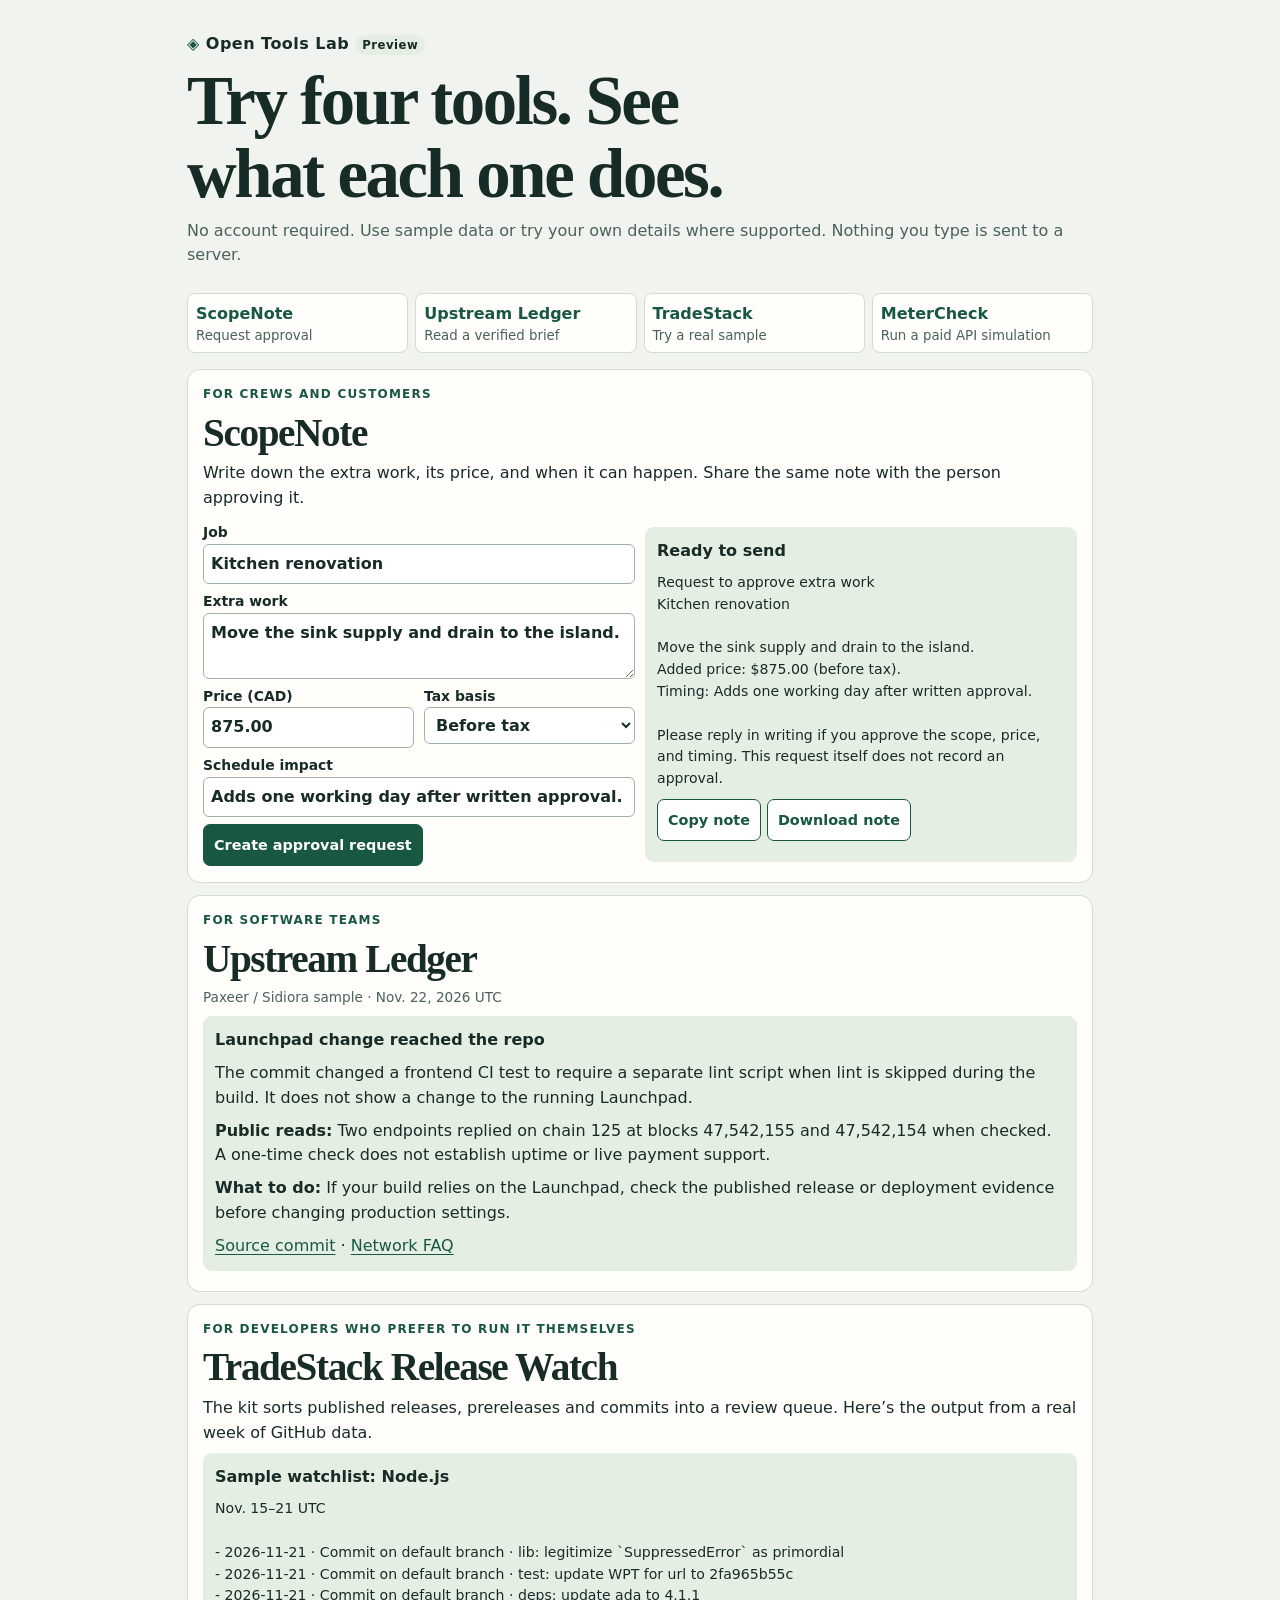
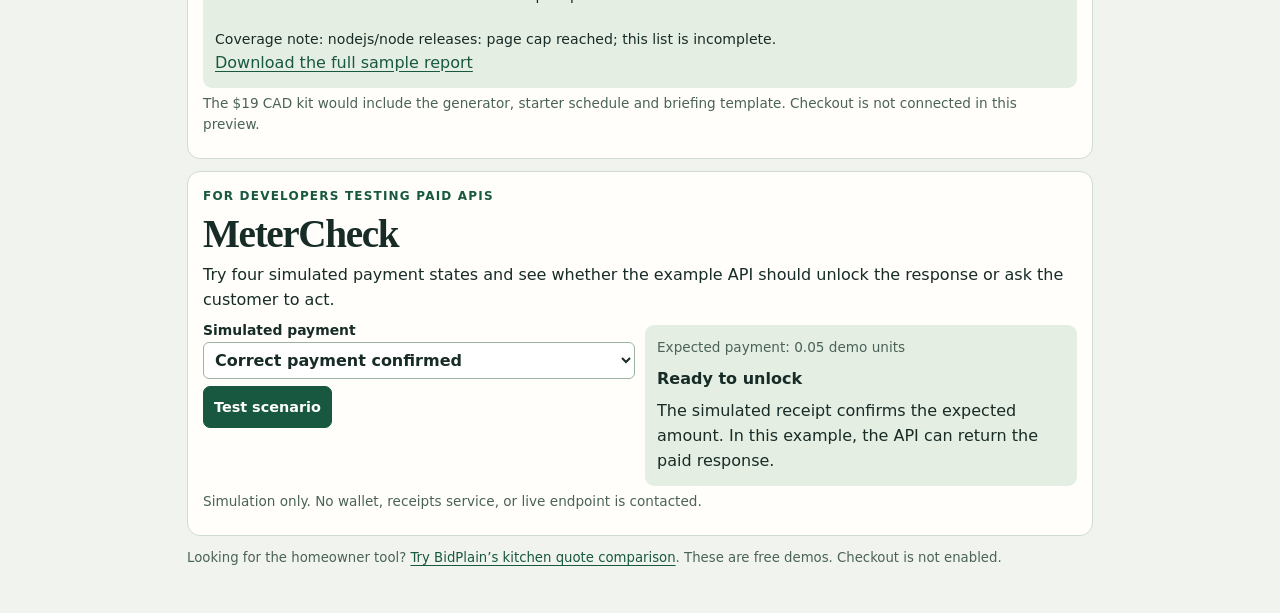
<file: index.html>
<!doctype html>
<html lang="en"><head><meta charset="utf-8"><meta name="viewport" content="width=device-width,initial-scale=1"><title>Open Tools Lab</title><link rel="stylesheet" href="style.css"><script src="app.js" defer></script></head>
<body><main>
<header><p class="brand"><span aria-hidden="true">◈</span> Open Tools Lab <small>Preview</small></p>
<h1>Try four tools. See what each one does.</h1><p class="intro">No account required. Use sample data or try your own details where supported. Nothing you type is sent to a server.</p></header>
<nav aria-label="Product demos"><a href="#scope">ScopeNote <small>Request approval</small></a><a href="#upstream">Upstream Ledger <small>Read a verified brief</small></a><a href="#trade">TradeStack <small>Try a real sample</small></a><a href="#meter">MeterCheck <small>Run a paid API simulation</small></a></nav>
<section id="scope" aria-labelledby="scope-title"><p class="kicker">For crews and customers</p><h2 id="scope-title">ScopeNote</h2><p>Write down the extra work, its price, and when it can happen. Share the same note with the person approving it.</p><div class="columns">
<form id="scope-form">
<label>Job<input name="job" maxlength="80" required value="Kitchen renovation"></label>
<label>Extra work<textarea name="description" maxlength="450" required>Move the sink supply and drain to the island.</textarea></label>
<div class="pair"><label>Price (CAD)<input name="price" inputmode="decimal" maxlength="11" value="875.00" required></label><label>Tax basis<select name="tax"><option value="before tax">Before tax</option><option value="tax included">Tax included</option></select></label></div>
<label>Schedule impact<input name="schedule" maxlength="120" required value="Adds one working day after written approval."></label>
<button type="submit">Create approval request</button>
</form>
<div class="output"><h3>Ready to send</h3><pre id="scope-output" tabindex="-1"></pre><div class="actions"><button class="secondary" id="scope-copy" type="button">Copy note</button><button class="secondary" id="scope-save" type="button">Download note</button></div><p id="scope-message" role="status"></p></div>
</div></section>
<section id="upstream" aria-labelledby="upstream-title"><p class="kicker">For software teams</p><h2 id="upstream-title">Upstream Ledger</h2><p class="meta">Paxeer / Sidiora sample · Nov. 22, 2026 UTC</p>
<div class="output"><h3>Launchpad change reached the repo</h3><p>The commit changed a frontend CI test to require a separate lint script when lint is skipped during the build. It does not show a change to the running Launchpad.</p>
<p><strong>Public reads:</strong> Two endpoints replied on chain 125 at blocks 47,542,155 and 47,542,154 when checked. A one-time check does not establish uptime or live payment support.</p>
<p><strong>What to do:</strong> If your build relies on the Launchpad, check the published release or deployment evidence before changing production settings.</p>
<p><a href="https://github.com/Sidiora-Labs/paxeer-monorepo/commit/76286a9ccfd3c4659d9cf3740b4d0b82d0d9e724">Source commit</a> · <a href="https://www.paxeer.network/faq">Network FAQ</a></p></div>
</section>
<section id="trade" aria-labelledby="trade-title"><p class="kicker">For developers who prefer to run it themselves</p><h2 id="trade-title">TradeStack Release Watch</h2><p>The kit sorts published releases, prereleases and commits into a review queue. Here’s the output from a real week of GitHub data.</p>
<div class="output"><h3>Sample watchlist: Node.js</h3><pre id="trade-excerpt"></pre><p><a href="tradestack-sample.md" download>Download the full sample report</a></p></div>
<p class="meta">The $19 CAD kit would include the generator, starter schedule and briefing template. Checkout is not connected in this preview.</p>
</section>
<section id="meter" aria-labelledby="meter-title"><p class="kicker">For developers testing paid APIs</p><h2 id="meter-title">MeterCheck</h2><p>Try four simulated payment states and see whether the example API should unlock the response or ask the customer to act.</p>
<div class="pair"><div><label>Simulated payment<select id="meter-scenario"><option value="valid">Correct payment confirmed</option><option value="pending">Still waiting for confirmation</option><option value="mismatch">Wrong amount</option><option value="unavailable">Receipt service unavailable</option></select></label><button id="meter-run" type="button">Test scenario</button></div>
<div class="output"><p class="meta">Expected payment: 0.05 demo units</p><h3 id="meter-result"></h3><p id="meter-detail" role="status"></p></div></div>
<p class="meta">Simulation only. No wallet, receipts service, or live endpoint is contacted.</p>
</section>
<footer>Looking for the homeowner tool? <a href="bidplain.html">Try BidPlain’s kitchen quote comparison</a>. These are free demos. Checkout is not enabled.</footer></main></body></html>
</file>
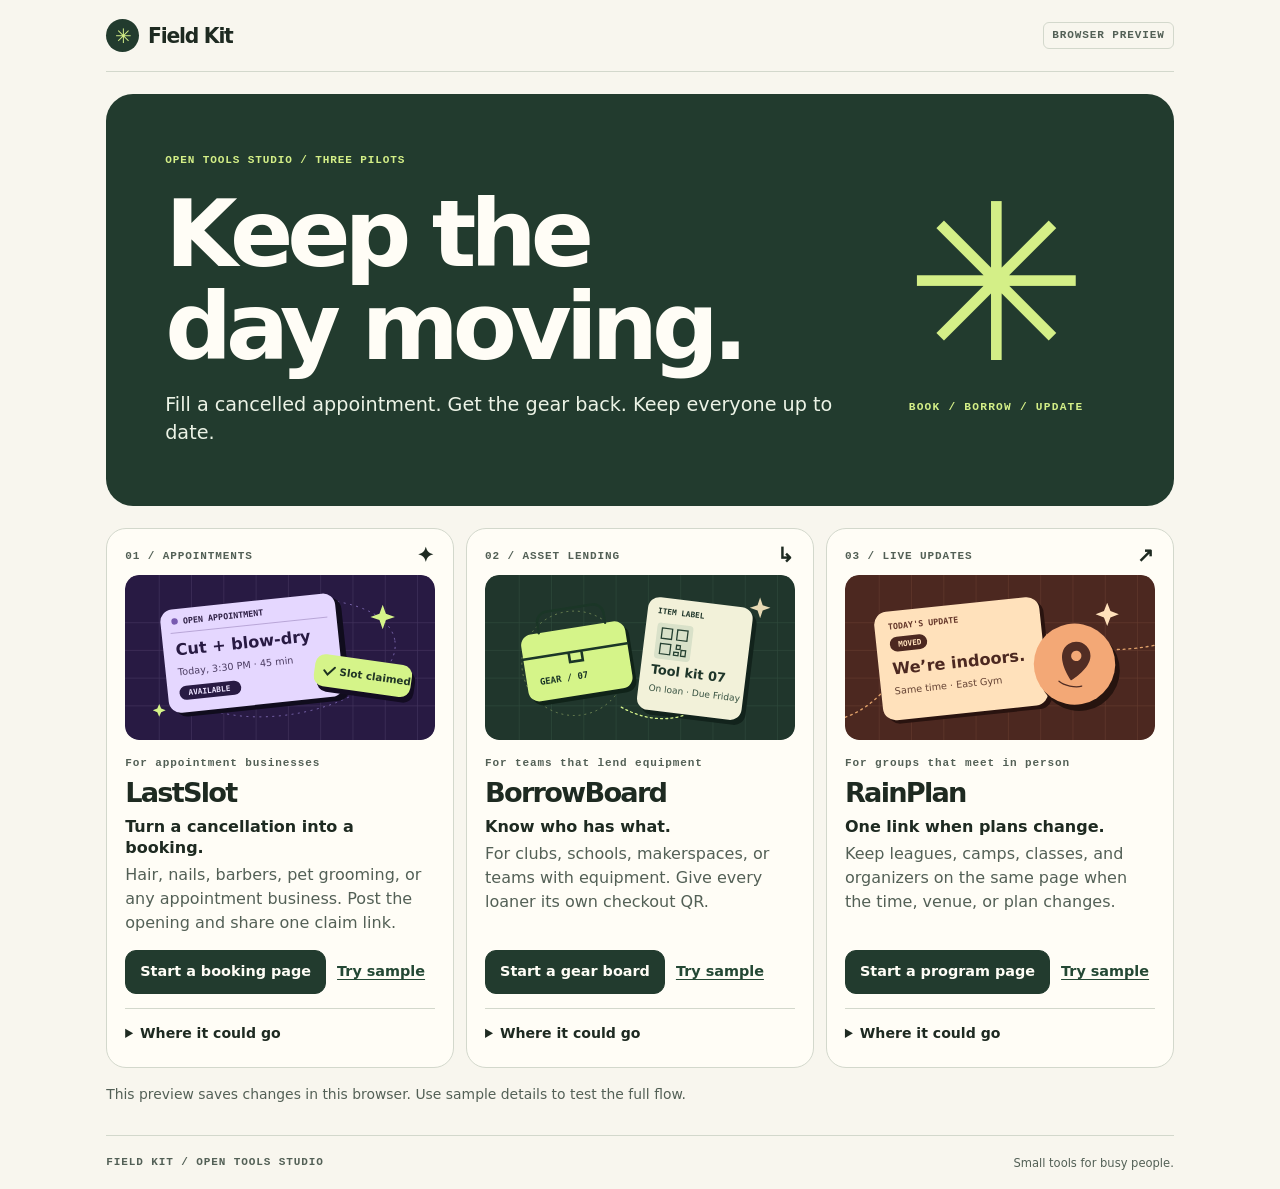
<file: field-kit/index.html>
<!doctype html>
<html lang="en"><head><meta charset="utf-8"><meta name="viewport" content="width=device-width,initial-scale=1"><meta name="theme-color" content="#f8f6ee"><meta name="referrer" content="no-referrer"><meta name="field-kit-mode" content="preview"><meta name="field-kit-access" content="open"><title>Field Kit | Open Tools Studio</title><link rel="stylesheet" href="studio.css?v=3"><script defer src="domain.js?v=3"></script><script defer src="qr.js"></script><script defer src="app.js?v=3"></script></head>
<body><div class="wrap"><header><a class="logo" href="./"><i aria-hidden="true">✳</i> Field Kit</a><span id="mode"></span></header><main id="app"><p>Loading Field Kit…</p></main><footer><span>FIELD KIT / OPEN TOOLS STUDIO</span><span>Small tools for busy people.</span></footer></div><noscript>Turn on JavaScript to use Field Kit.</noscript></body></html>
</file>
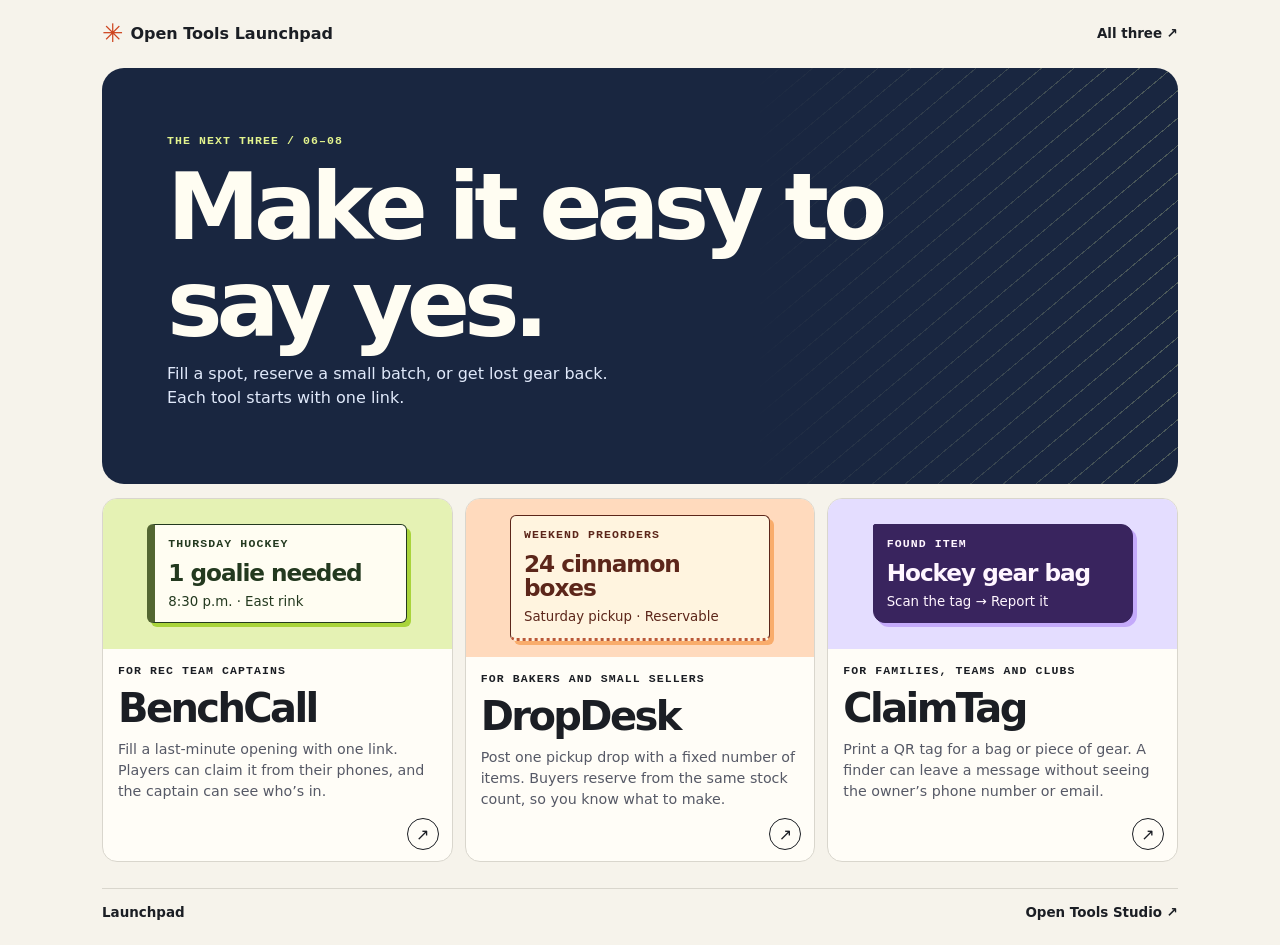
<file: launchpad/index.html>
<!doctype html>
<html lang="en"><head><meta charset="utf-8"><meta name="viewport" content="width=device-width,initial-scale=1"><meta name="referrer" content="no-referrer"><meta name="theme-color" content="#f6f3eb"><title>Launchpad | Open Tools Studio</title><link rel="stylesheet" href="launch.css"><script defer src="domain.js"></script><script defer src="qr.js"></script><script defer src="app.js"></script></head><body>
<div class="frame"><header class="top"><a class="wordmark" href="./"><span aria-hidden="true">✳</span> Open Tools Launchpad</a><a class="top-link" href="./">All three <span aria-hidden="true">↗</span></a></header>
<p id="mode" class="mode" hidden></p><main id="root"><noscript>Enable JavaScript to use these tools.</noscript></main><footer><a href="./">Launchpad</a><a href="https://jtjustinktaylor-lgtm.github.io/open-tools-lab/studio/" id="studio-link">Open Tools Studio ↗</a></footer></div>
</body></html>
</file>
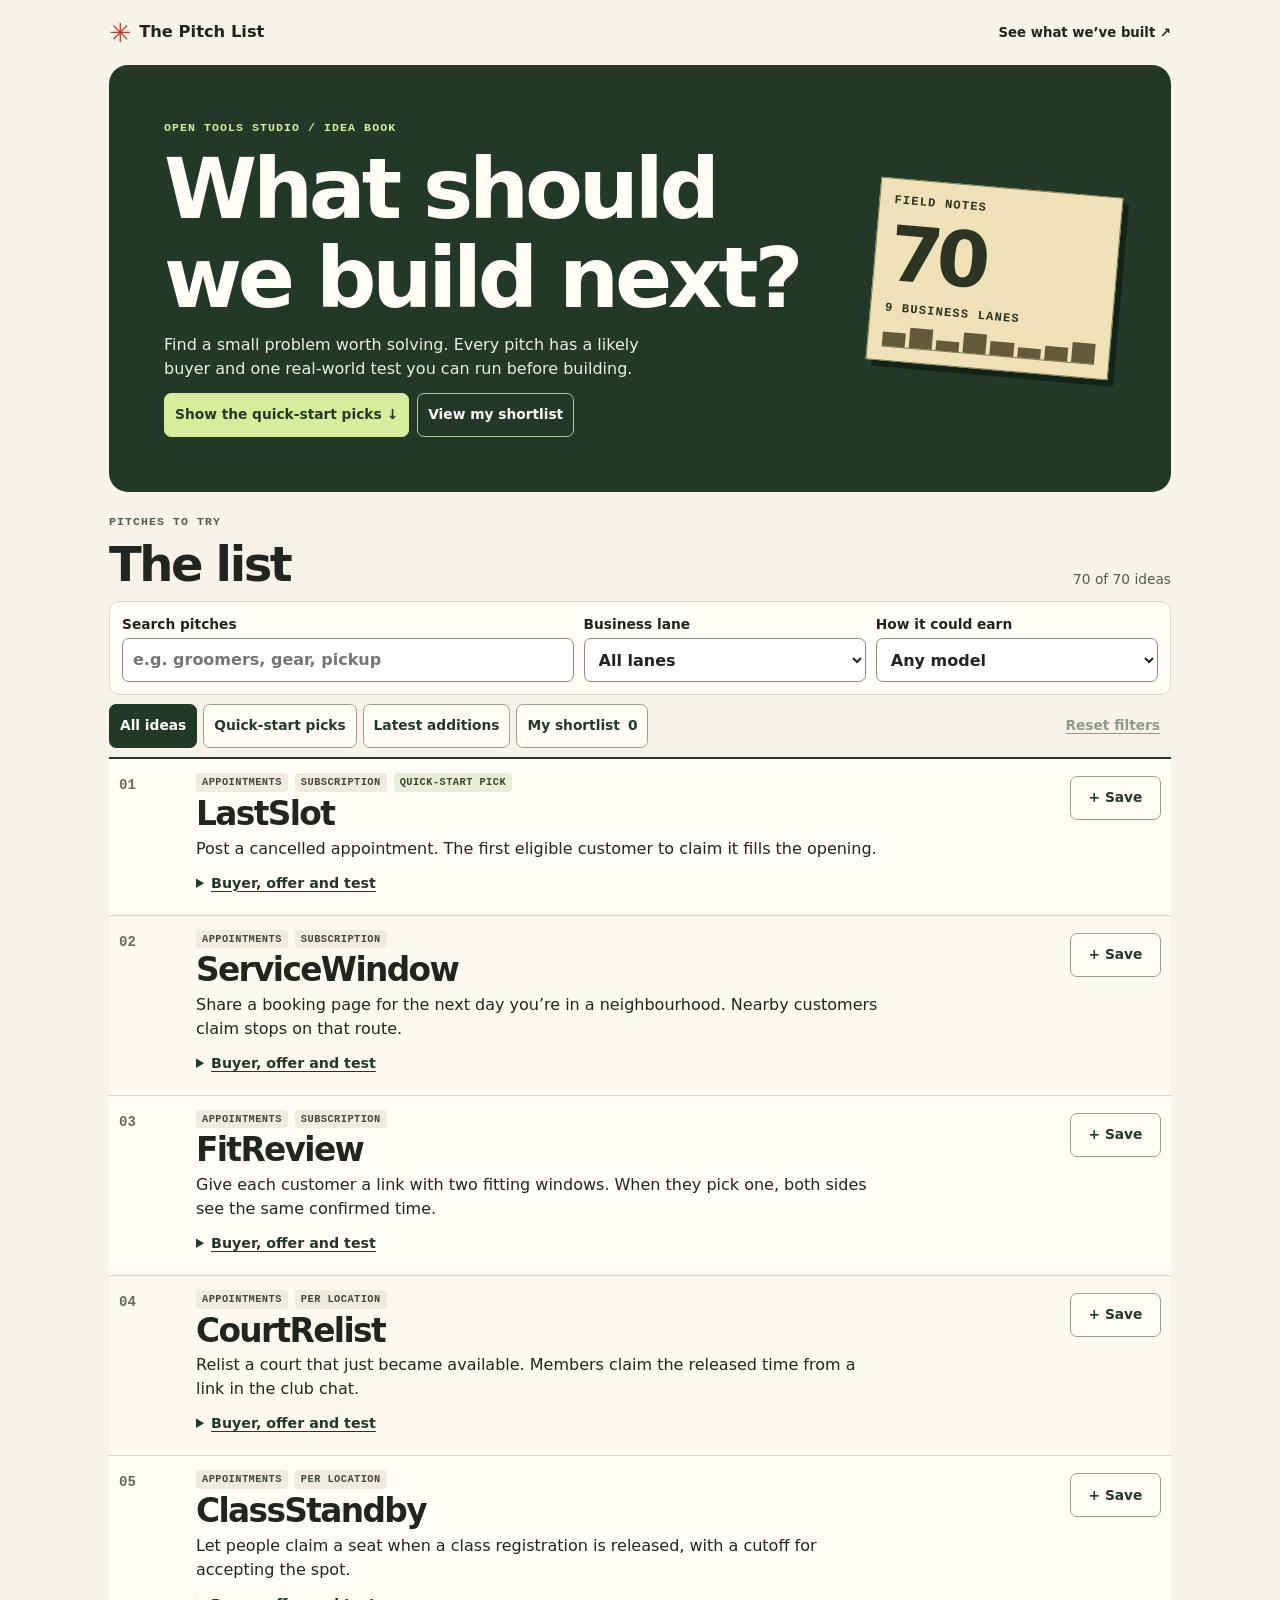
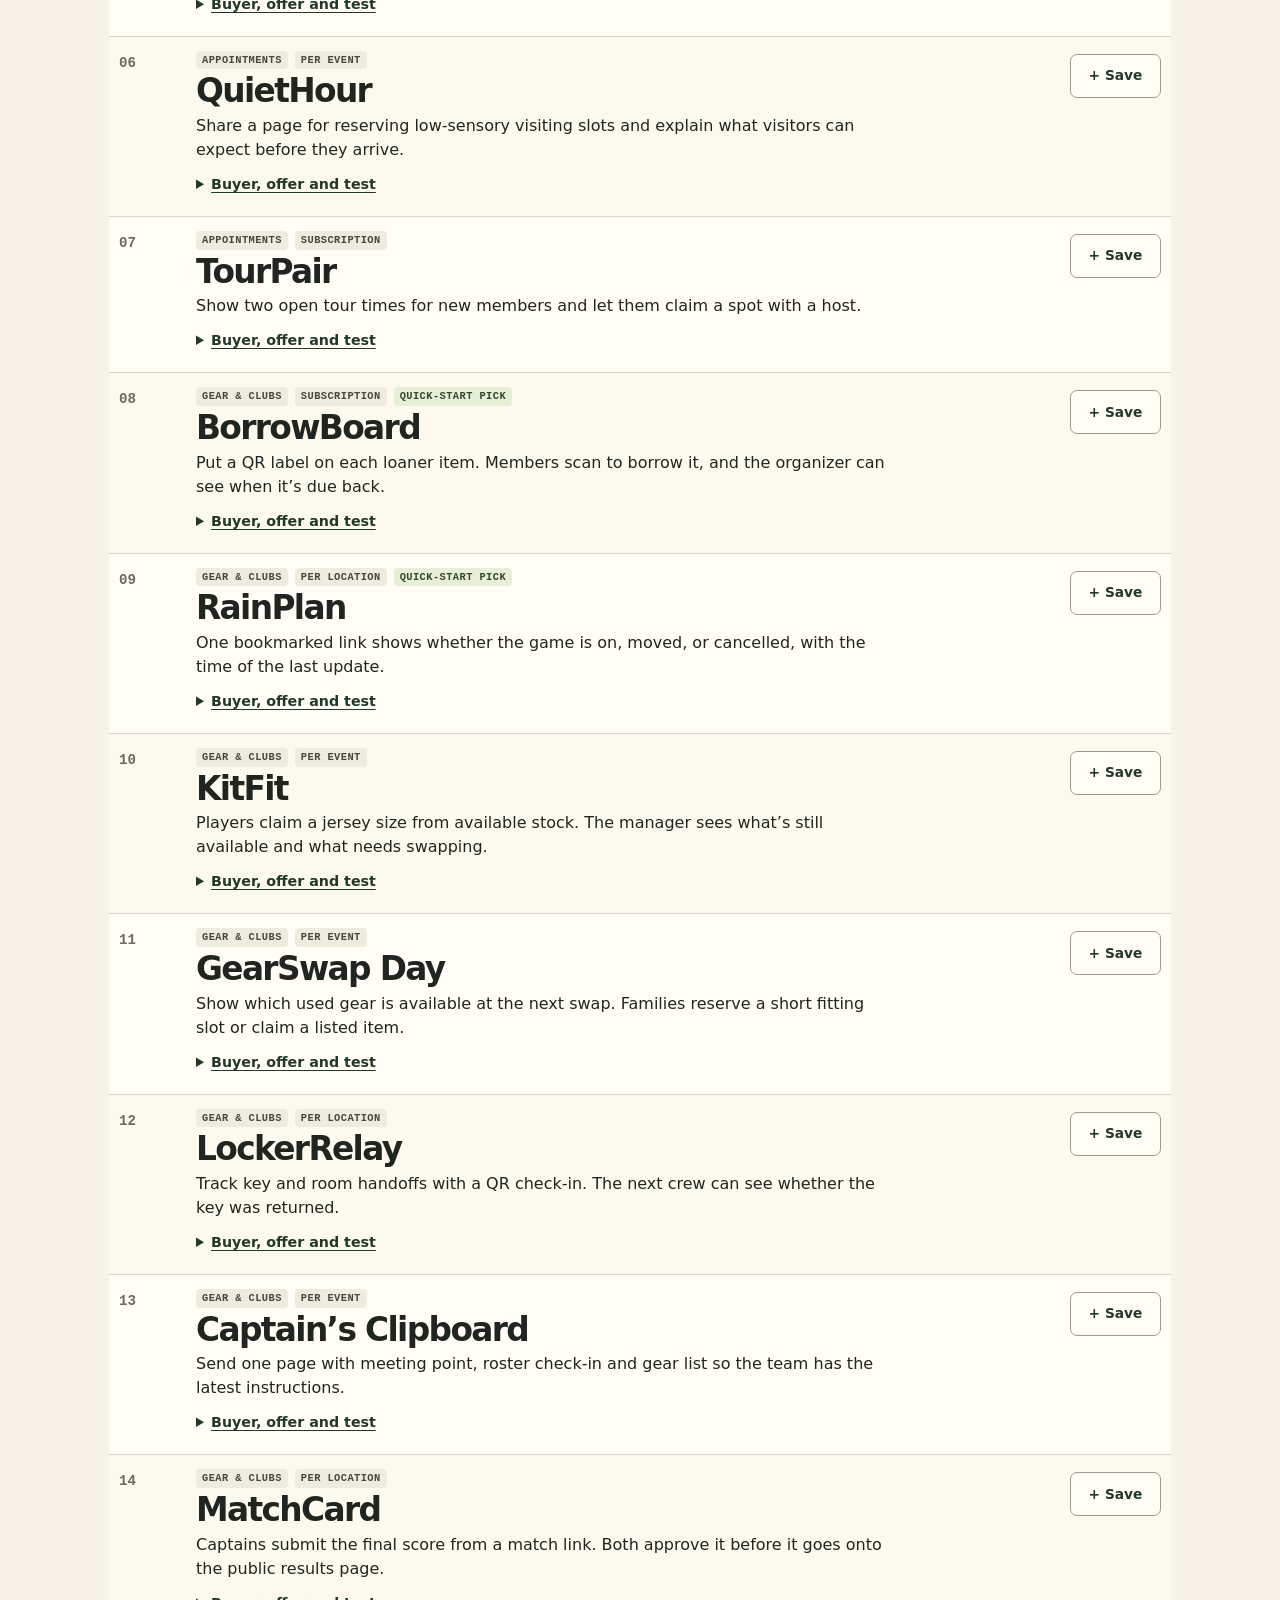
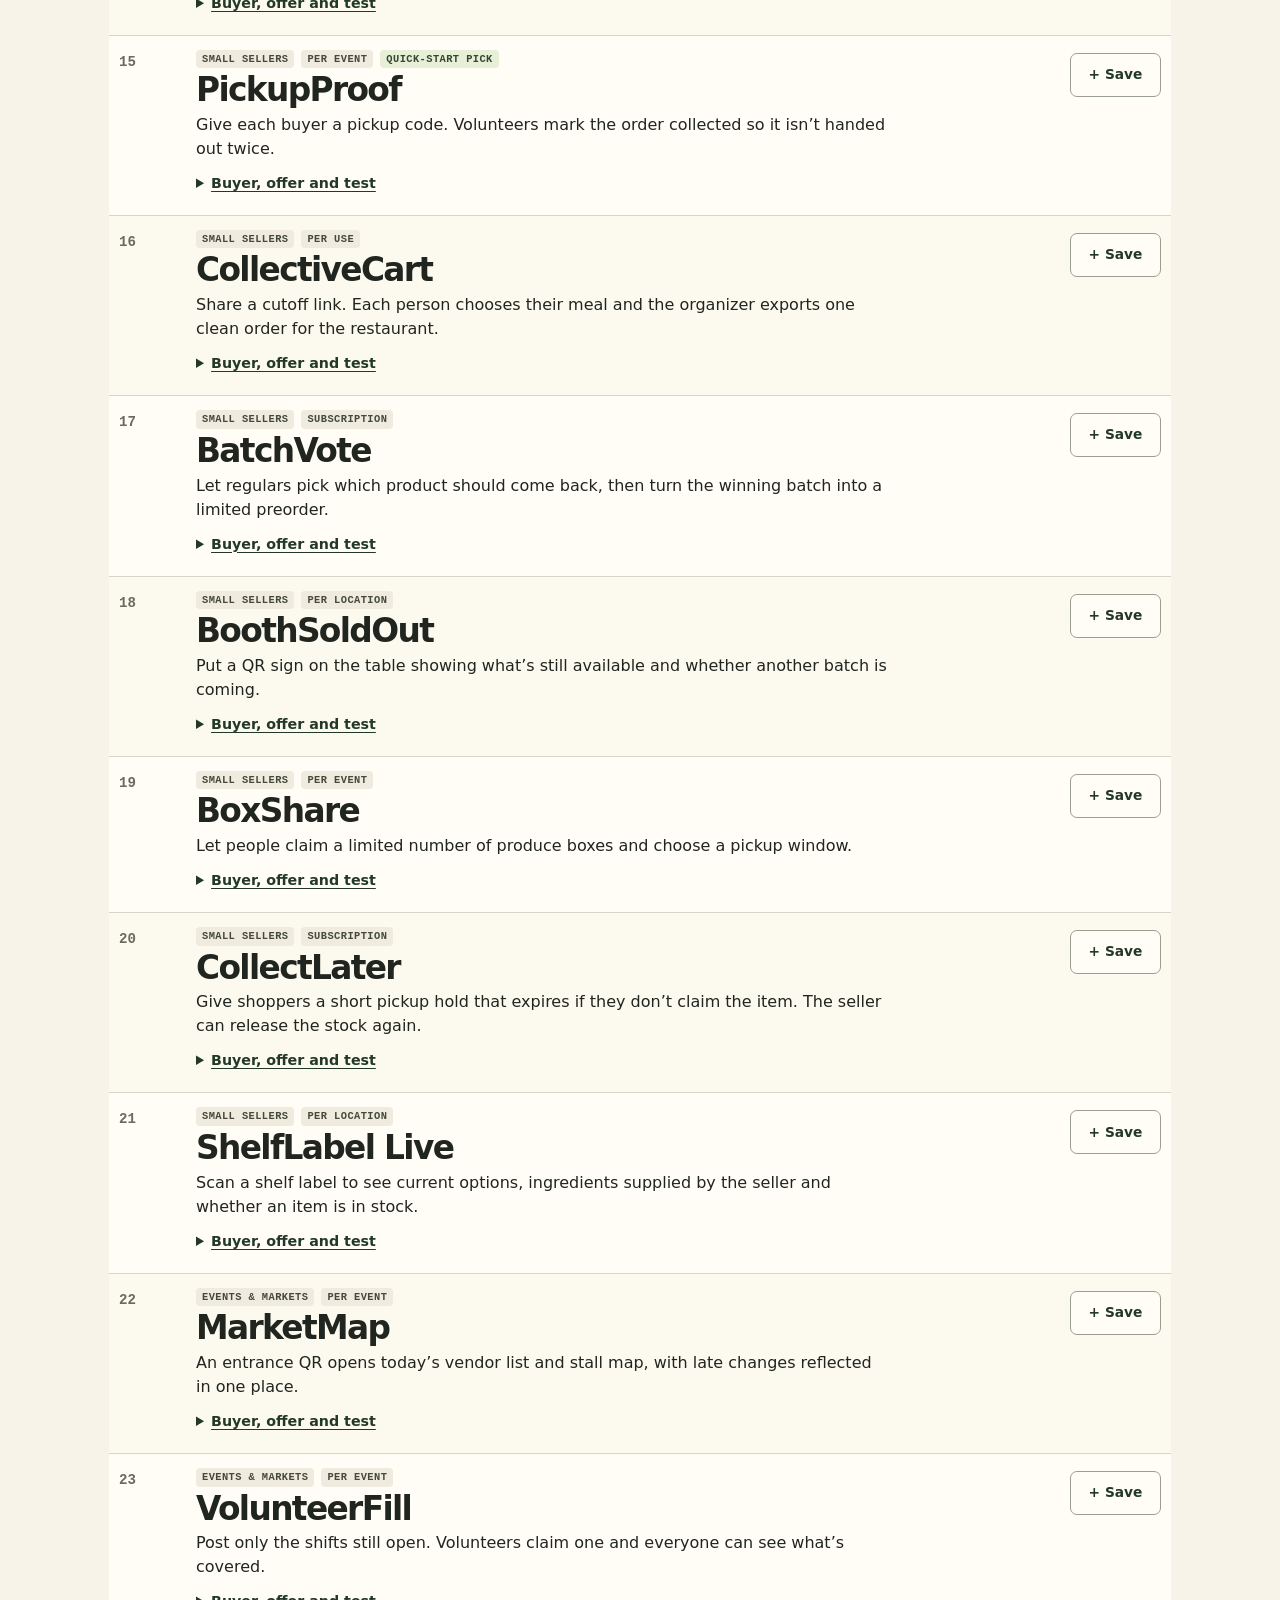
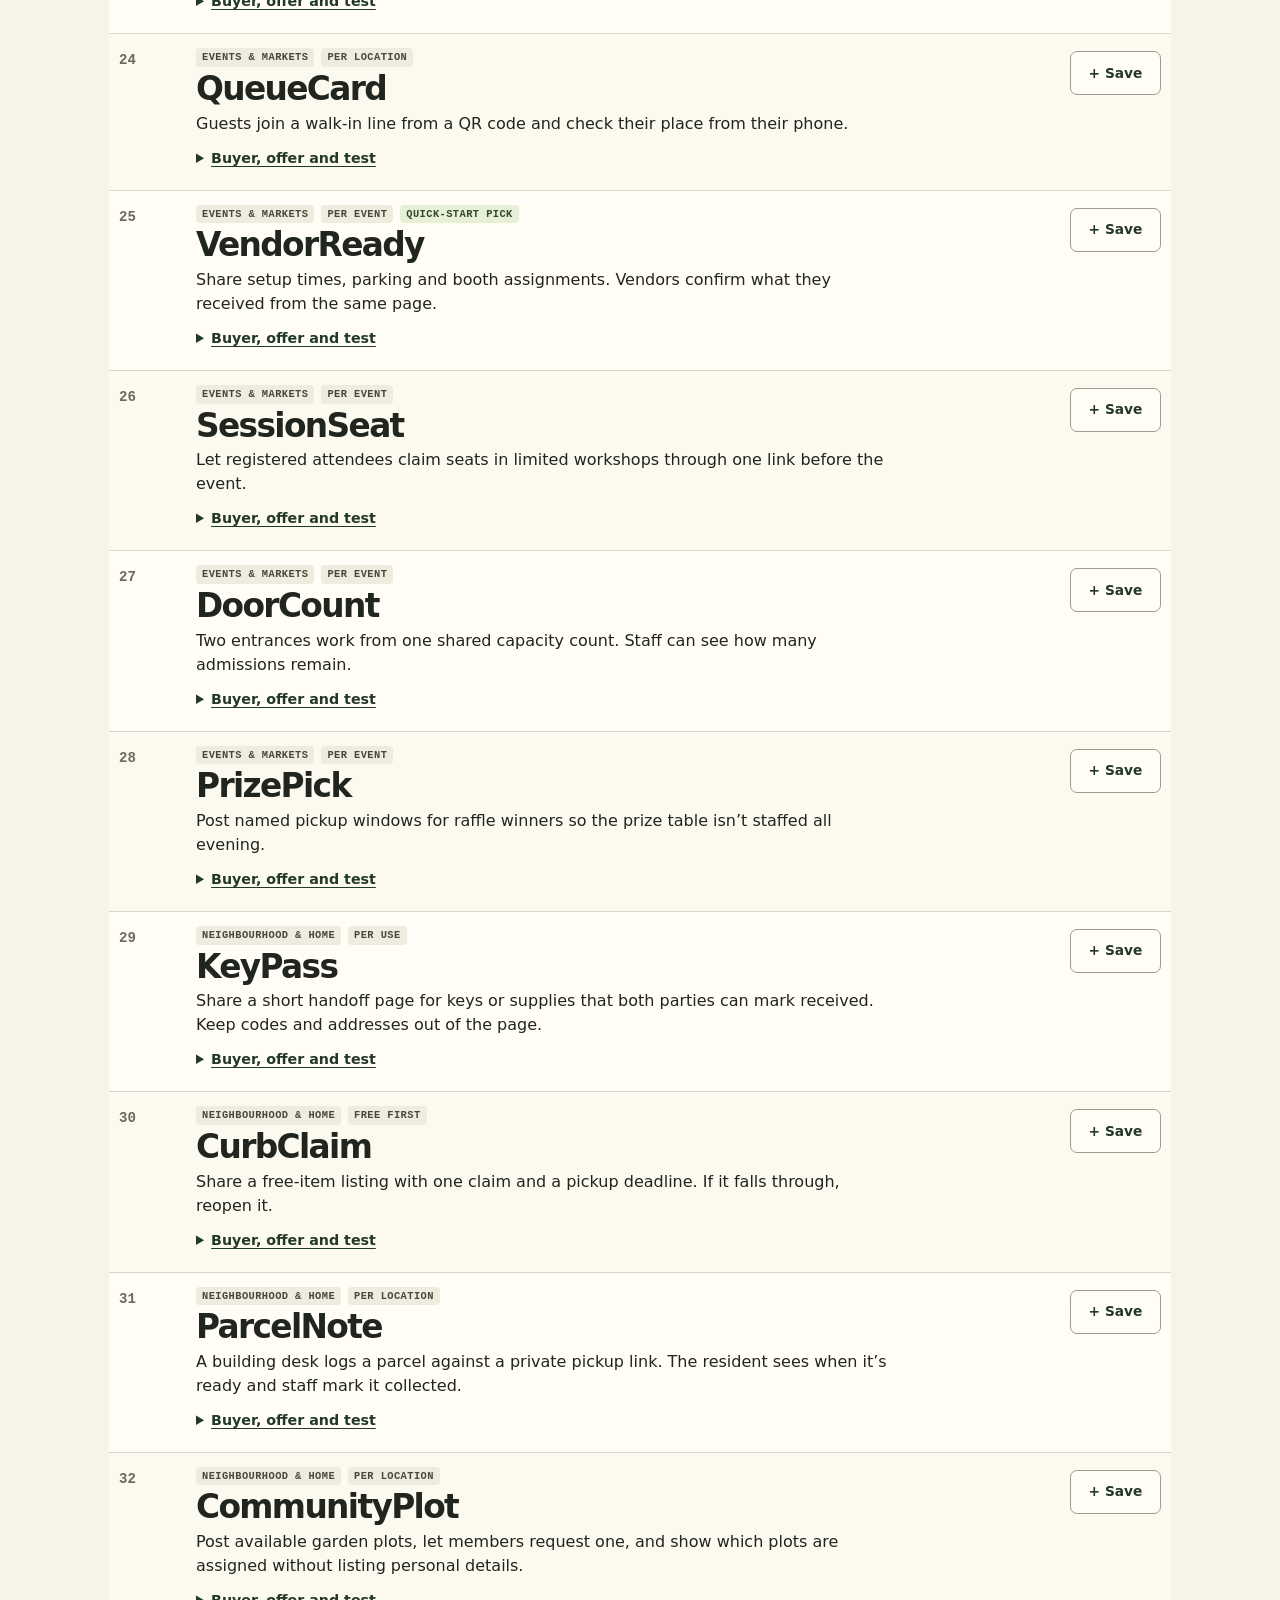
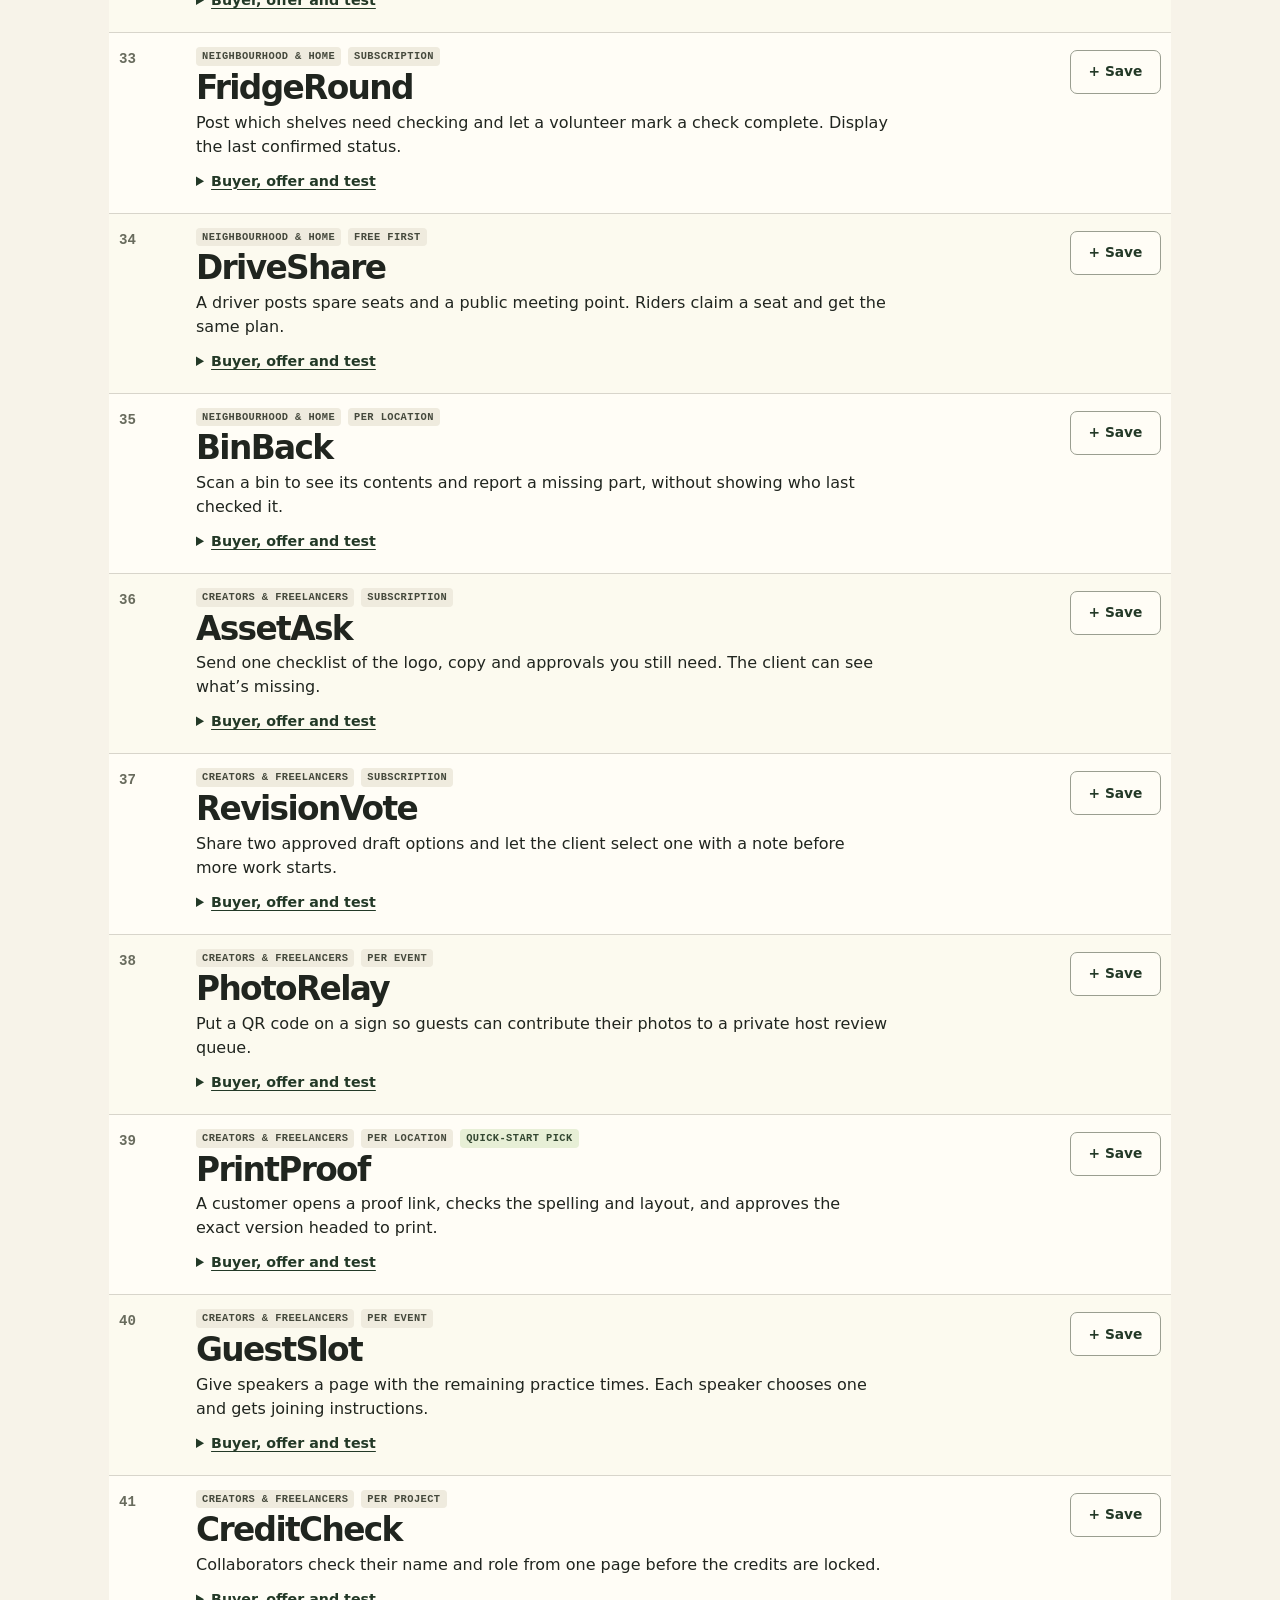
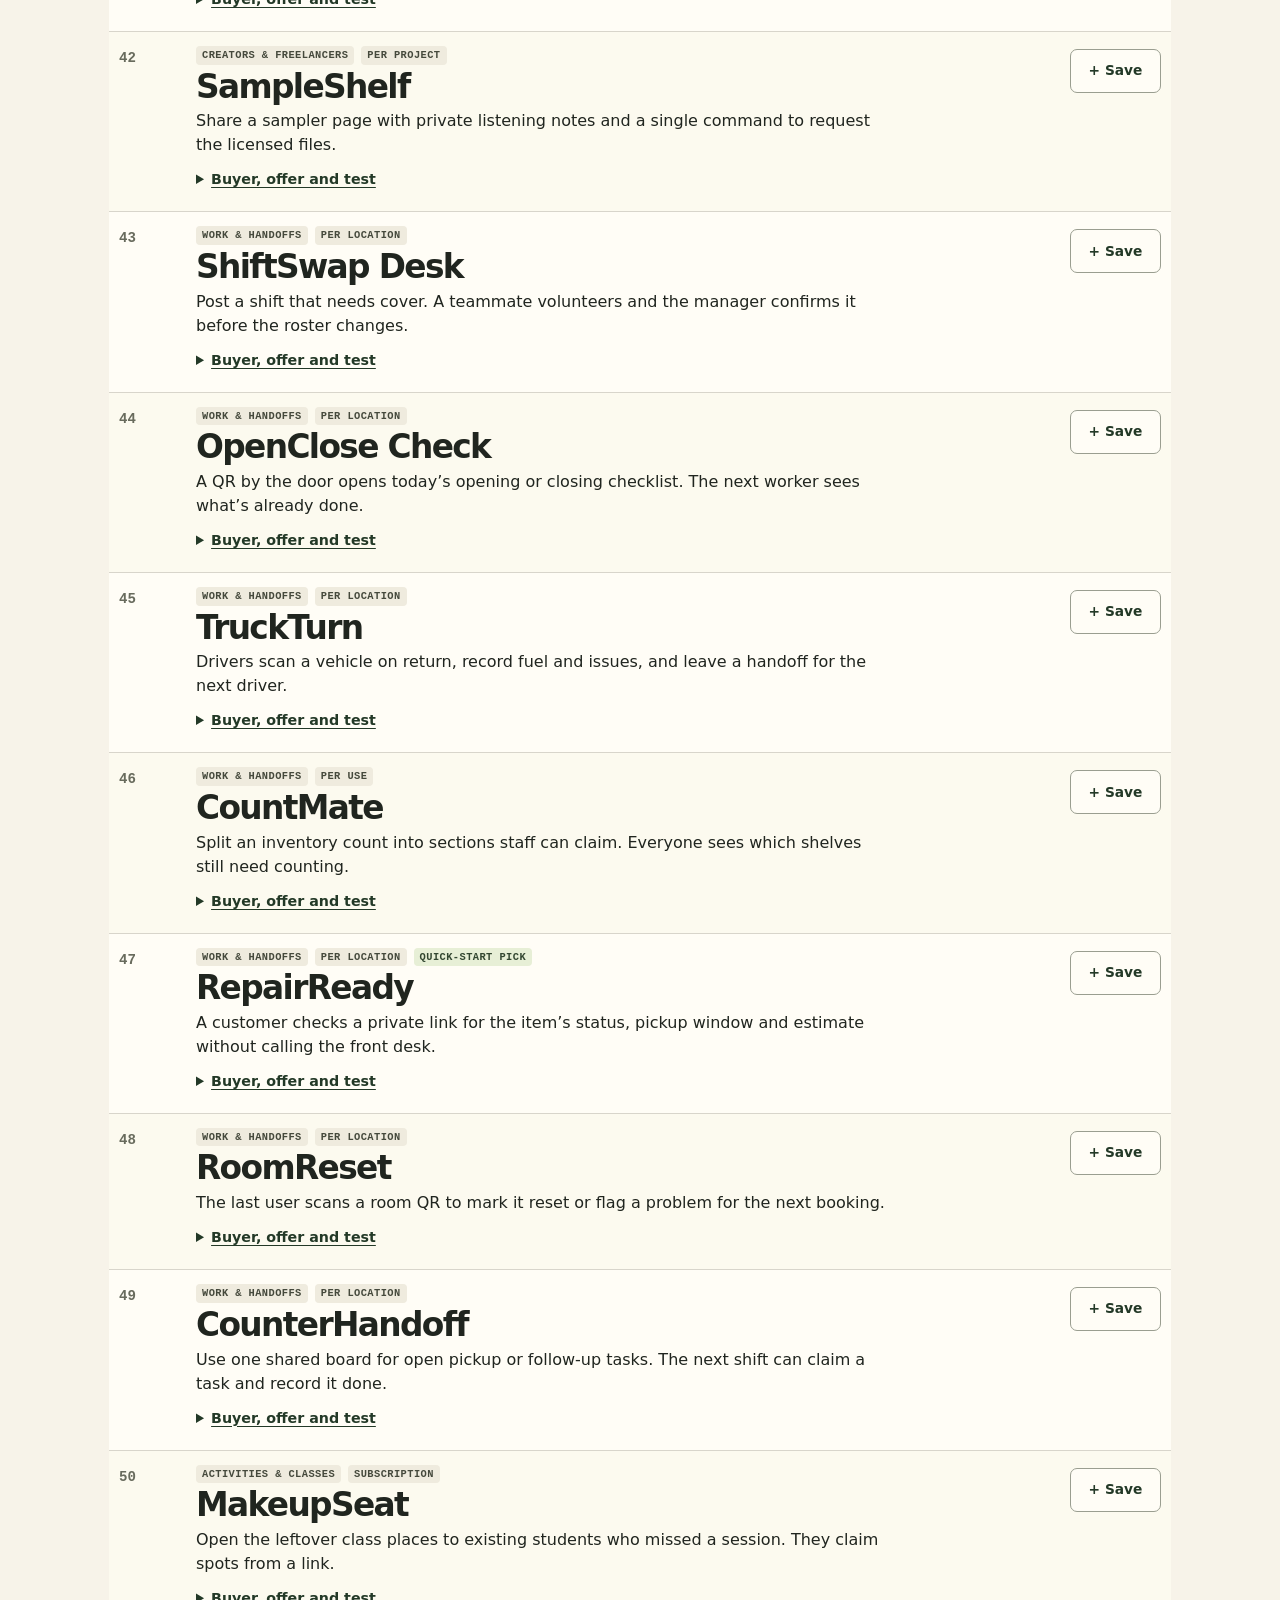
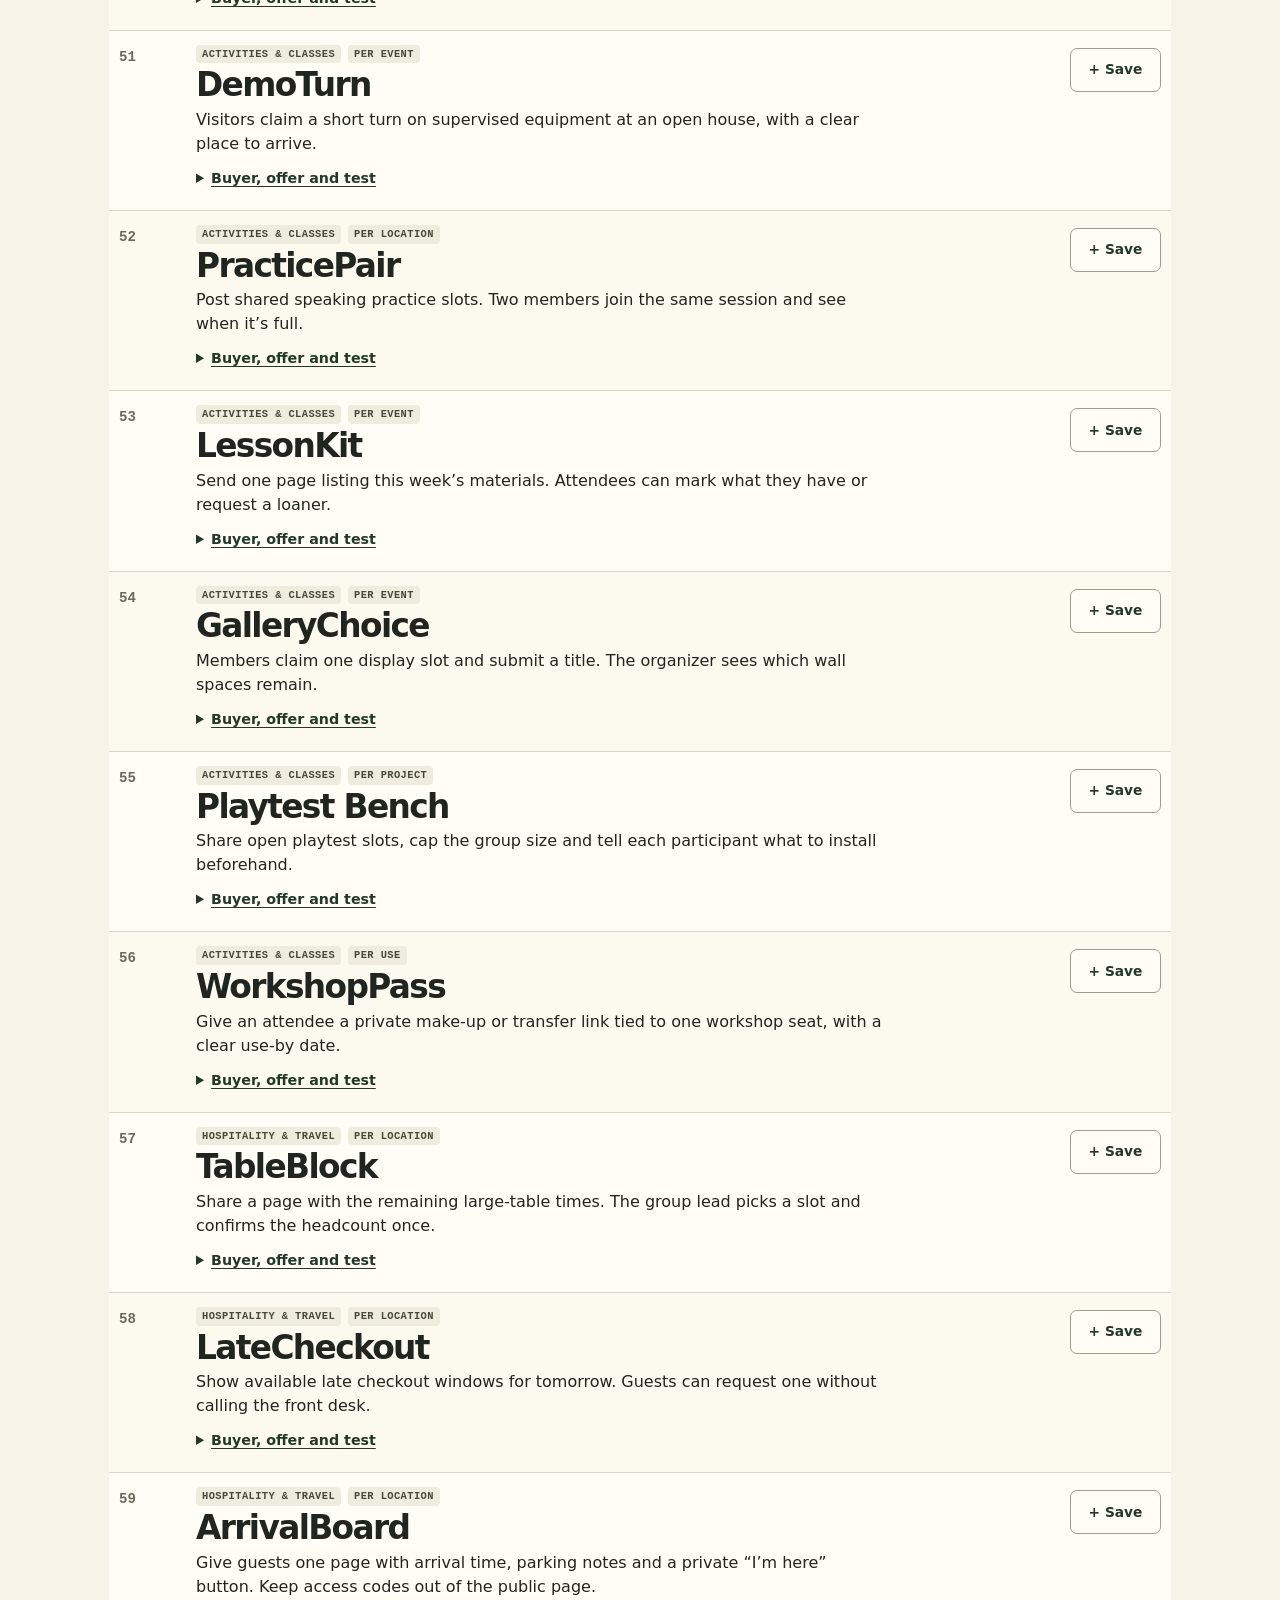
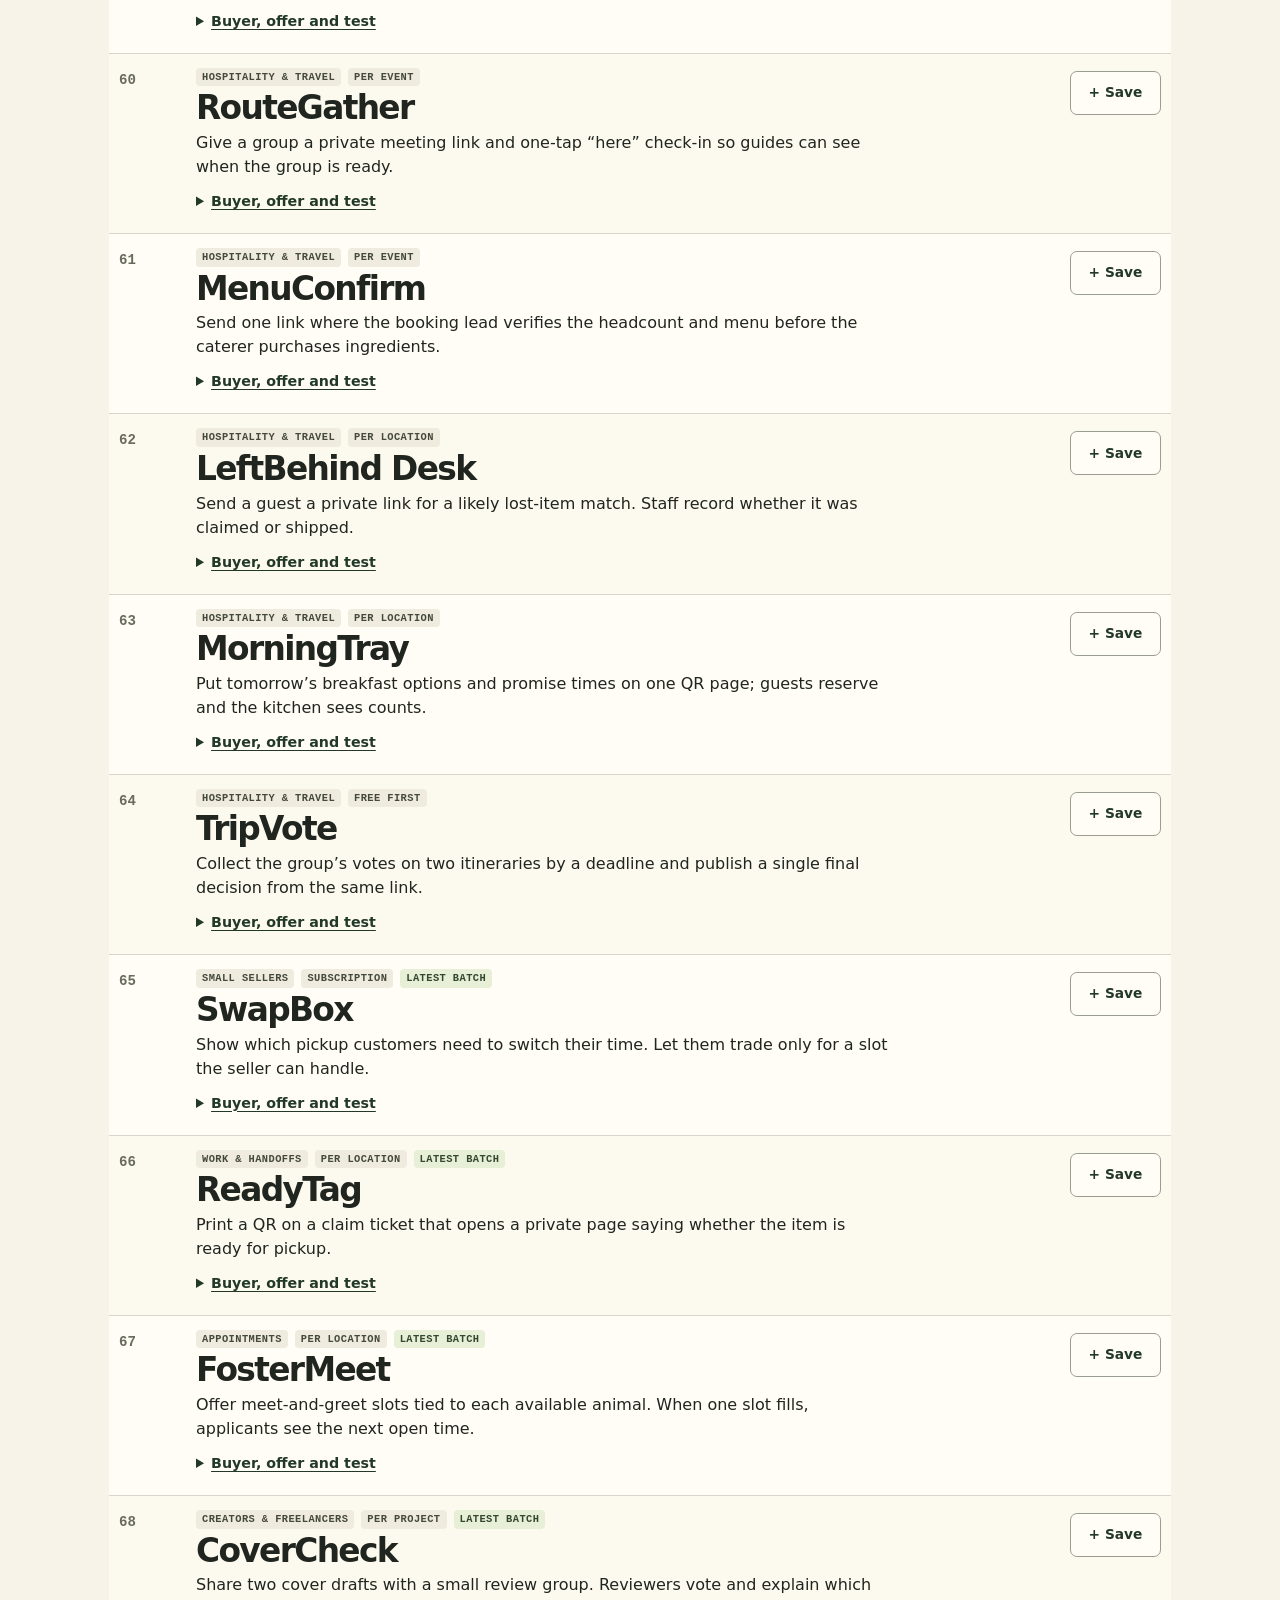
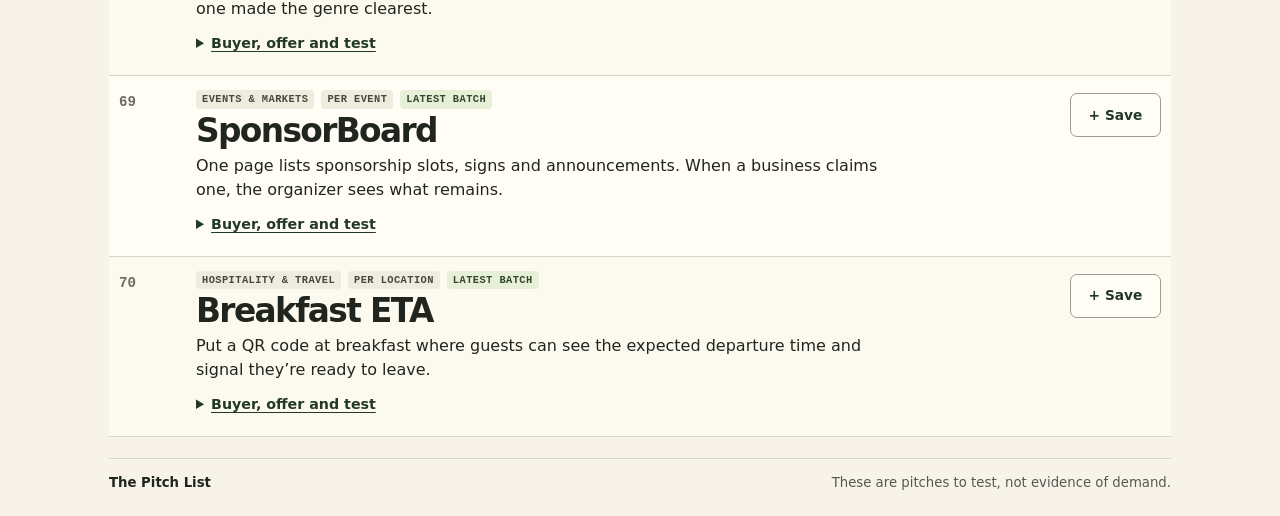
<file: pitchboard/index.html>
<!doctype html>
<html lang="en"><head><meta charset="utf-8"><meta name="viewport" content="width=device-width,initial-scale=1"><meta name="theme-color" content="#f7f3e9"><title>The Pitch List | Open Tools Studio</title><link rel="stylesheet" href="style.css"><script defer src="ideas.js"></script><script defer src="board.js"></script></head>
<body><div class="frame">
<header class="top"><a href="./" class="brand"><span aria-hidden="true">✳</span> The Pitch List</a><a class="launch" href="../launchpad/v2/">See what we’ve built <span aria-hidden="true">↗</span></a></header>
<main><section class="hero" aria-labelledby="title"><div>
<p class="eyebrow">Open Tools Studio / idea book</p><h1 id="title">What should we build next?</h1><p>Find a small problem worth solving. Every pitch has a likely buyer and one real-world test you can run before building.</p>
<div class="actions"><button id="top-picks" type="button" class="button">Show the quick-start picks <span aria-hidden="true">↓</span></button><button id="hero-saved" type="button" class="button quiet">View my shortlist</button></div></div>
<div class="folio" aria-hidden="true"><span>FIELD NOTES</span><strong id="folio-total">70</strong><span id="folio-lanes">9 BUSINESS LANES</span><div class="lines"><i></i><i></i><i></i><i></i><i></i><i></i><i></i><i></i></div></div></section>
<section class="work" aria-labelledby="work-title">
<div class="section-head"><div><p class="eyebrow">Pitches to try</p><h2 id="work-title" tabindex="-1">The list</h2></div><span id="summary" role="status" aria-live="polite"></span></div>
<div class="filters" aria-label="Filter ideas">
<label for="query">Search pitches<input type="search" id="query" placeholder="e.g. groomers, gear, pickup" autocomplete="off"></label>
<label for="lane">Business lane<select id="lane"><option value="">All lanes</option></select></label>
<label for="model">How it could earn<select id="model"><option value="">Any model</option></select></label>
</div>
<div class="switches" aria-label="Choose a list">
<button type="button" id="view-all" aria-pressed="true">All ideas</button><button type="button" id="view-picks" aria-pressed="false">Quick-start picks</button><button type="button" id="view-latest" aria-pressed="false">Latest additions</button><button type="button" id="view-saved" aria-pressed="false">My shortlist <b id="saved-count">0</b></button><button class="linklike" type="button" id="reset">Reset filters</button>
</div>
<div class="short-tools" id="short-tools" hidden><p>Saved in this browser. Copy your picks to share them.</p><button type="button" id="copy-saved">Copy shortlist</button><p id="copy-status" role="status"></p><textarea id="copy-fallback" readonly hidden aria-label="Shortlist text to copy"></textarea></div>
<ol id="pitch-list" class="pitch-list"></ol>
<div id="empty" class="empty" hidden></div>
<noscript>Enable JavaScript to browse and save pitches.</noscript>
</section></main>
<footer><a href="./">The Pitch List</a><span>These are pitches to test, not evidence of demand.</span></footer>
</div></body></html>
</file>
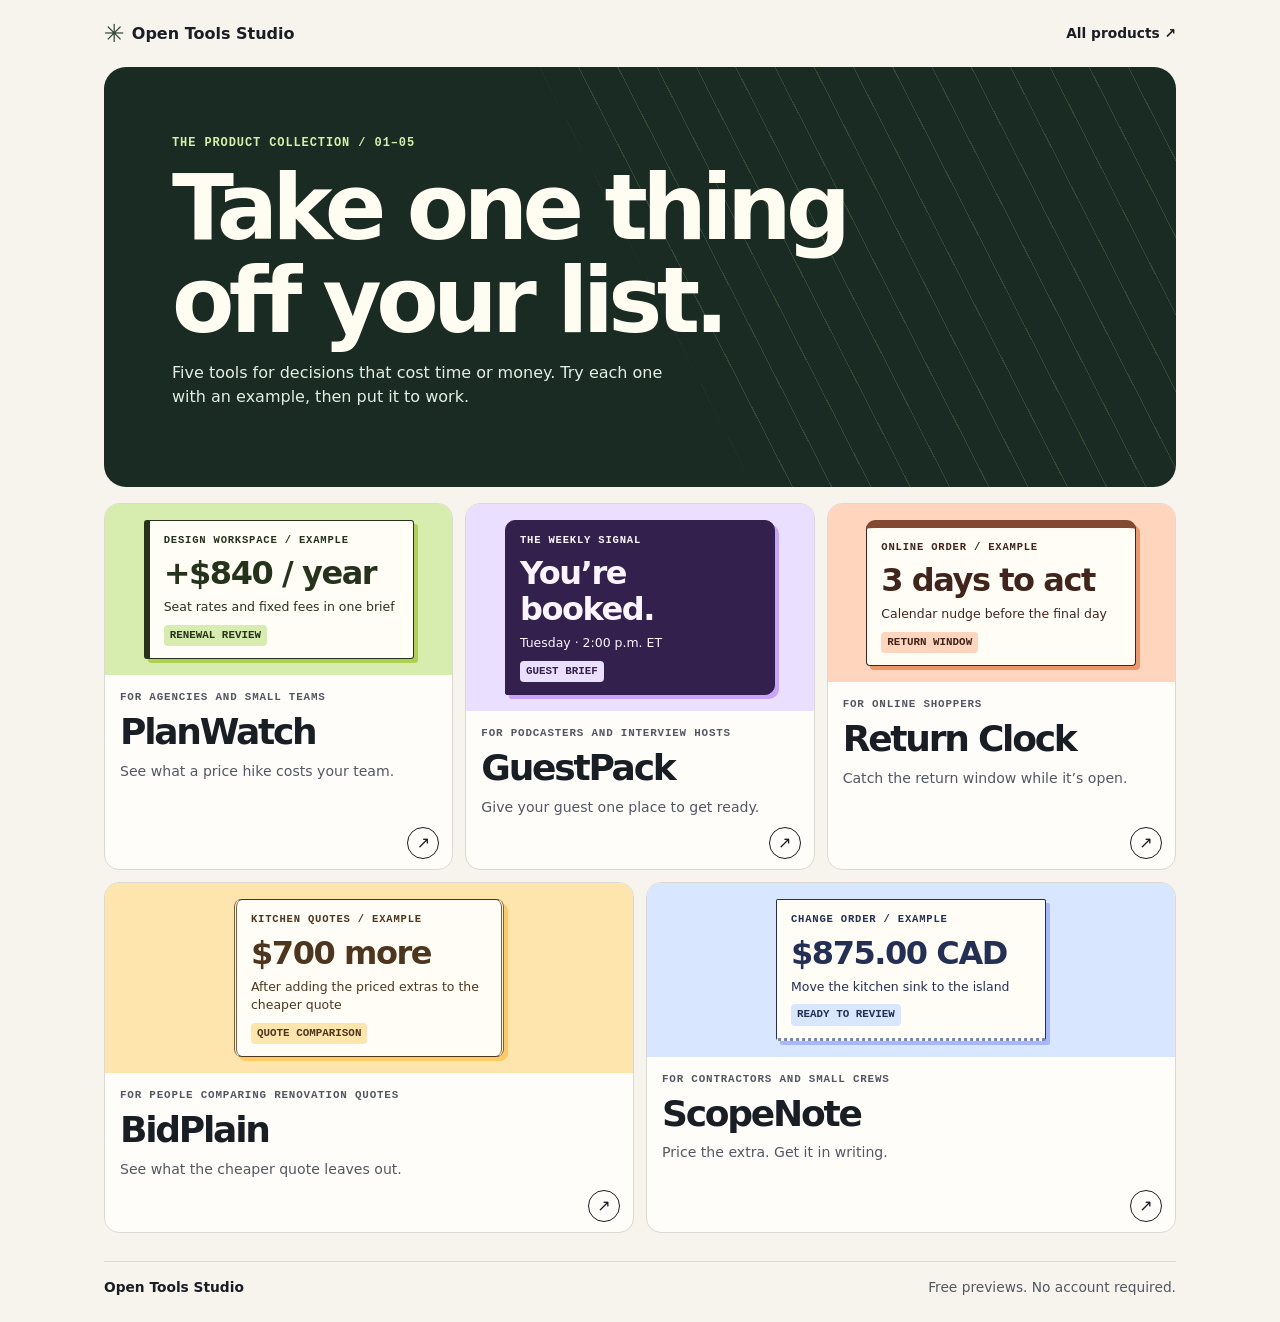
<file: studio/index.html>
<!doctype html>
<html lang="en"><head><meta charset="utf-8"><meta name="viewport" content="width=device-width, initial-scale=1"><meta name="theme-color" content="#f6f4ed"><title>Open Tools Studio</title><link rel="stylesheet" href="style.css"><script defer src="studio.js"></script></head>
<body><div class="frame"><header class="top"><a href="./" class="wordmark"><span aria-hidden="true">✳</span> Open Tools Studio</a><a href="./" class="catalog-link">All products <span aria-hidden="true">↗</span></a></header><main id="root"><noscript>This site needs JavaScript to run its tools.</noscript></main><footer><a href="./">Open Tools Studio</a><span>Free previews. No account required.</span></footer></div></body></html>
</file>
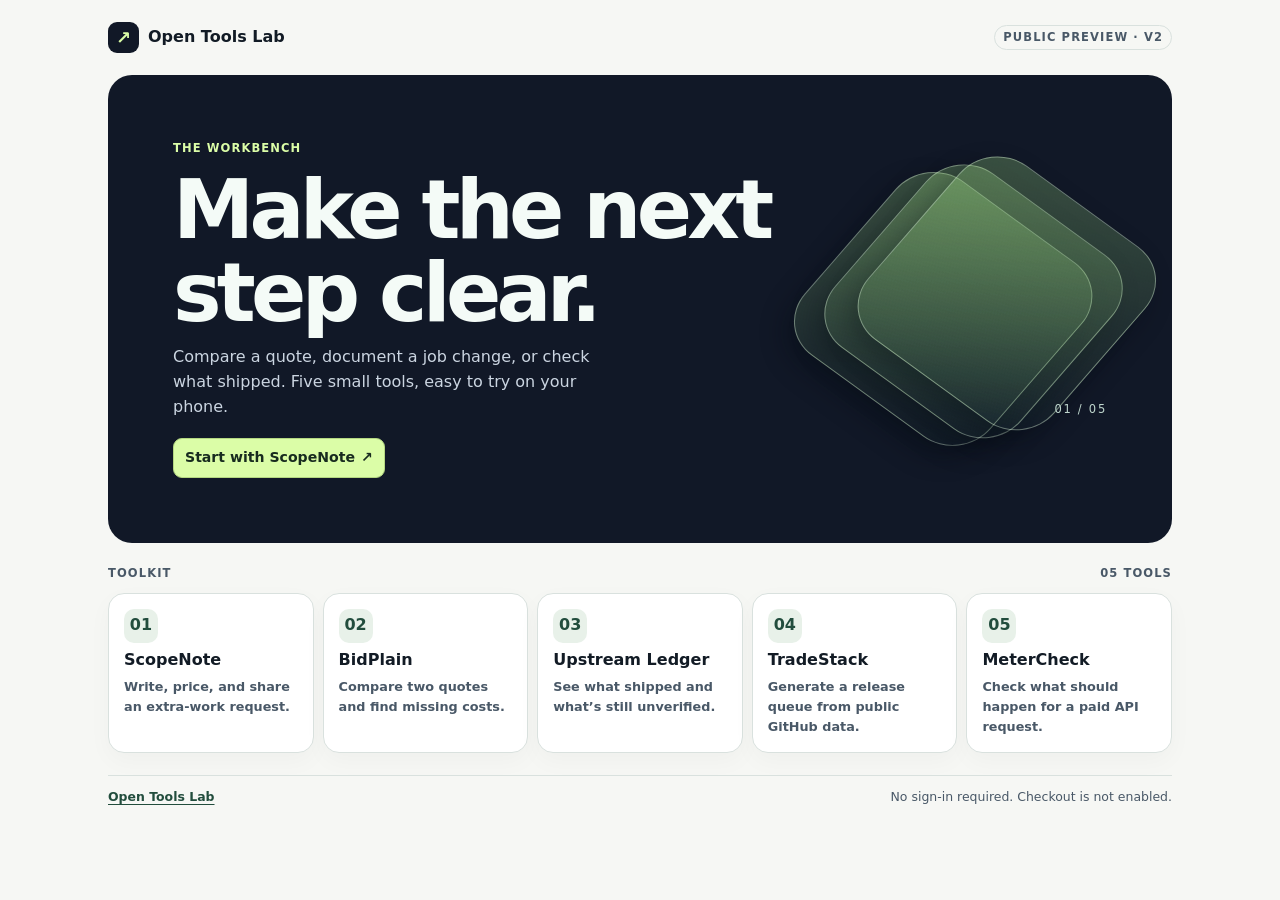
<file: v2/index.html>
<!doctype html><html lang="en"><head><meta charset="utf-8"><meta name="viewport" content="width=device-width,initial-scale=1"><meta name="theme-color" content="#111827"><title>Open Tools Lab | Workspace</title><link rel="stylesheet" href="style.css"><script defer src="app.js"></script></head>
<body><div class="frame">
<header class="top"><a class="brand" href="#home"><span class="mark" aria-hidden="true">↗</span>Open Tools Lab</a><span class="version">PUBLIC PREVIEW · V2</span></header>
<main id="main">
<div id="home-view">
<div class="hero"><div><p class="kicker">THE WORKBENCH</p><h1>Make the next step clear.</h1><p>Compare a quote, document a job change, or check what shipped. Five small tools, easy to try on your phone.</p><a class="button primary" href="#scope">Start with ScopeNote <span aria-hidden="true">↗</span></a></div><div class="art" aria-hidden="true"><i></i><i></i><i></i><span>01 / 05</span></div></div>
<p class="shelf-label">TOOLKIT <span>05 TOOLS</span></p><div class="tiles" id="tiles"></div>
</div>
<div id="tool-view" hidden><nav class="tool-nav" aria-label="Tools" id="tool-nav"></nav><section id="pane"></section></div>
</main>
<footer><a href="#home">Open Tools Lab</a><span>No sign-in required. Checkout is not enabled.</span></footer>
</div></body></html>
</file>
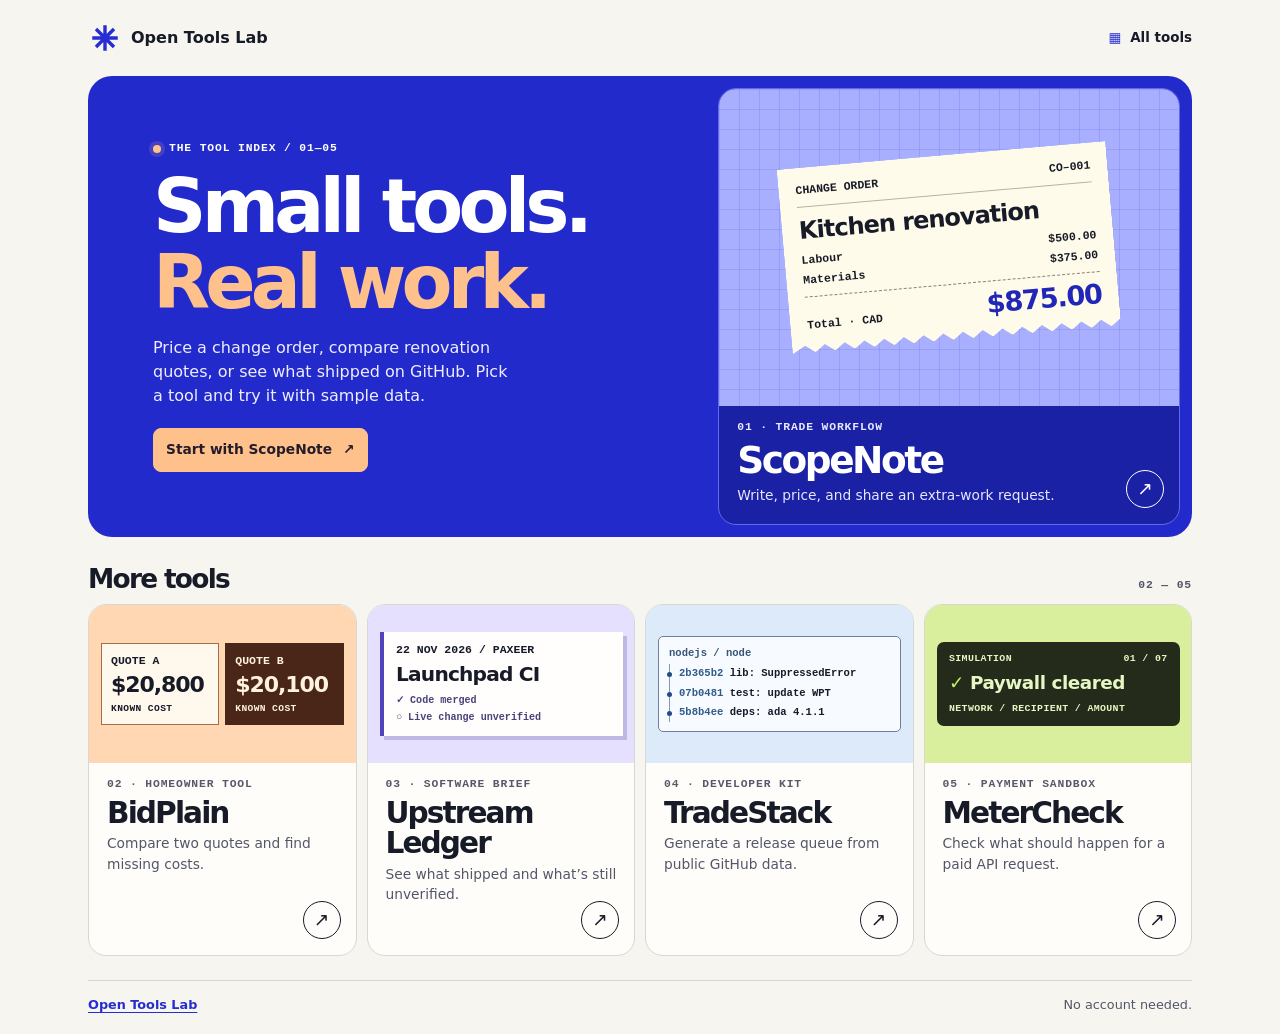
<file: v3/index.html>
<!doctype html>
<html lang="en">
<head>
<meta charset="utf-8">
<meta name="viewport" content="width=device-width,initial-scale=1">
<meta name="theme-color" content="#f7f5ef">
<title>Open Tools Lab</title>
<link rel="stylesheet" href="style.css">
<script defer src="app.js"></script>
</head>
<body><div class="frame">
<header class="top"><a class="brand" href="#home"><span class="mark" aria-hidden="true"><svg viewBox="0 0 40 40" width="34" height="34"><path d="M20 5v30M5 20h30M9.4 9.4l21.2 21.2m0-21.2L9.4 30.6" stroke="currentColor" stroke-width="4" /></svg></span>Open Tools Lab</a><a class="index-link" href="#tools"><span aria-hidden="true">▦</span> All tools</a></header>
<main id="main">
<div id="home-view">
<section class="hero" aria-labelledby="home-title">
 <div class="hero-copy"><p class="kicker"><span class="signal" aria-hidden="true"></span> THE TOOL INDEX / 01—05</p><h1 id="home-title" tabindex="-1">Small tools.<br><em>Real work.</em></h1><p class="hero-detail">Price a change order, compare renovation quotes, or see what shipped on GitHub. Pick a tool and try it with sample data.</p><a class="button primary" href="#scope">Start with ScopeNote <span aria-hidden="true">↗</span></a></div>
 <div id="featured"></div>
</section>
<div class="shelf-label"><h2 id="tools" tabindex="-1">More tools</h2><span>02 — 05</span></div>
<div class="tiles" id="tiles"></div>
</div>
<div id="tool-view" hidden><nav class="tool-nav" aria-label="Tools" id="tool-nav"></nav><section id="pane"></section></div>
</main>
<footer><a href="#home">Open Tools Lab</a><span>No account needed.</span></footer>
</div></body></html>
</file>
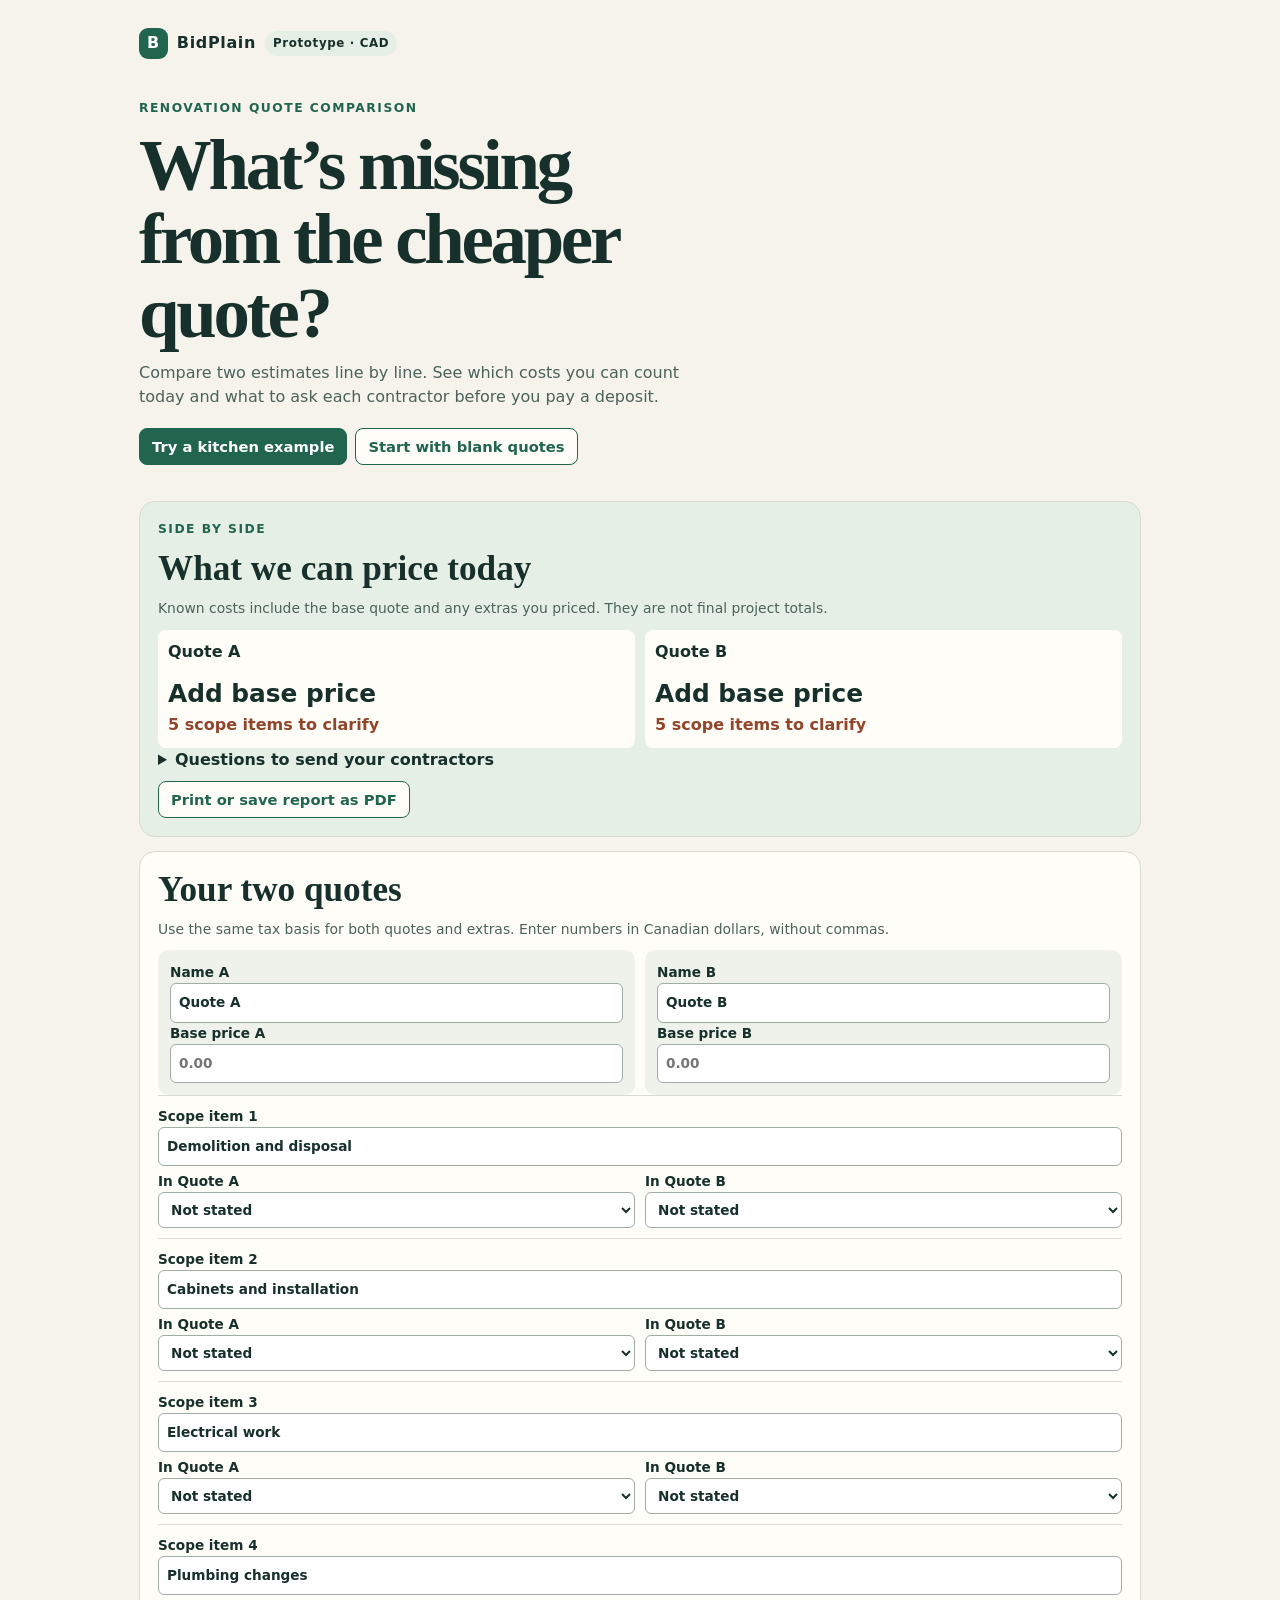
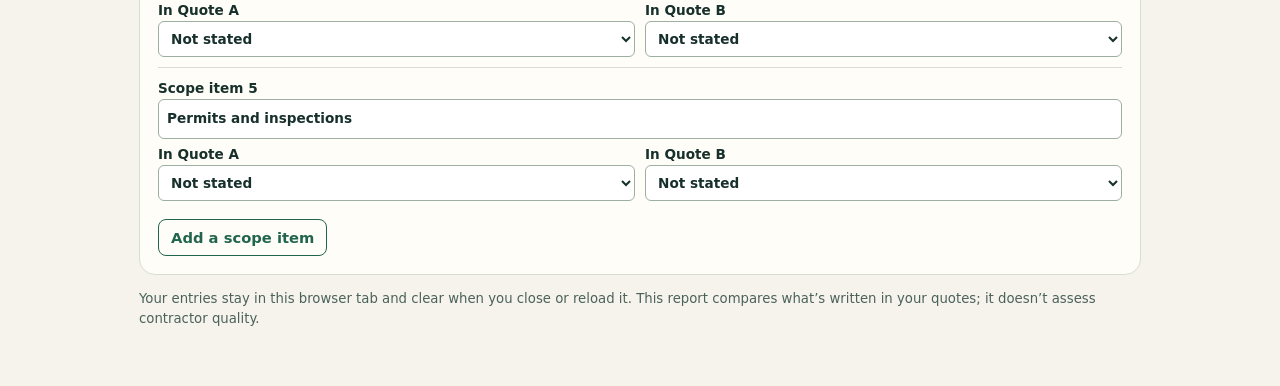
<file: bidplain.html>
<!doctype html>
<html lang="en"><head><meta charset="utf-8"><meta name="viewport" content="width=device-width,initial-scale=1"><title>BidPlain · Compare renovation quotes</title>
<style>
:root{color-scheme:light;--ink:#17302b;--bg:#f5f3ec;--paper:#fffdf7;--line:#d7ddd2;--green:#22654e;--pale:#e6efe6;--muted:#4b625a;--clay:#93452c}*{box-sizing:border-box}[hidden]{display:none!important}body{margin:0;background:var(--bg);color:var(--ink);font:16px/1.55 system-ui,sans-serif}main{max-width:1050px;margin:auto;padding:28px 24px 56px}.brand{display:flex;gap:9px;align-items:center;font-weight:800;letter-spacing:.04em}.logo{background:var(--green);color:white;border-radius:9px;padding:3px 8px}.eyebrow{color:var(--green);font-size:.77rem;text-transform:uppercase;font-weight:850;letter-spacing:.12em}header{padding:40px 0 22px}h1,h2,h3,p{margin:0 0 10px}h1{max-width:16ch;font:700 clamp(2.35rem,7vw,4.55rem)/1.02 Georgia,serif;letter-spacing:-.045em}h2{font:700 clamp(1.5rem,4vw,2.2rem)/1.11 Georgia,serif}h3{font-size:1rem}.sub{max-width:57ch;color:var(--muted)}.actions{display:flex;gap:8px;flex-wrap:wrap;padding-top:8px}button{cursor:pointer;border:1px solid var(--green);border-radius:8px;padding:9px 12px;font:700 .92rem system-ui;color:white;background:var(--green)}button.secondary{background:var(--paper);color:var(--green)}input,select{max-width:100%;min-width:0;width:100%;border:1px solid #9faea3;border-radius:6px;background:white;color:var(--ink);font:inherit;padding:8px}input[type=checkbox]{width:auto}label{display:block;font-weight:650;font-size:.85rem}.hint{color:var(--muted);font-size:.87rem}.box{border:1px solid var(--line);border-radius:16px;background:var(--paper);padding:18px;margin:14px 0}.form-grid,.result-grid,.scope-grid{display:grid;grid-template-columns:1fr 1fr;gap:10px}.base{padding:12px;border-radius:10px;background:#eef2eb}.base input+label{margin-top:6px}.row{border-top:1px solid var(--line);padding:10px 0}.row-title{font-weight:800;display:block;margin-bottom:5px}.extra-price{margin-top:6px}.result{background:var(--pale)}.total{font-size:1.55rem;font-weight:850}.flag{color:var(--clay);font-weight:750}ul{padding-left:20px;margin:4px 0 0}li+li{margin-top:5px}.questions li{margin-bottom:6px}.result-card{min-width:0;overflow-wrap:anywhere;padding:10px;border-radius:8px;background:var(--paper)}.badge{font-size:.74rem;background:var(--pale);border-radius:99px;padding:3px 8px;font-weight:800}footer{color:var(--muted);font-size:.83rem}summary{cursor:pointer;font-weight:750}@media(max-width:560px){main{padding:19px 14px 36px}.box{padding:12px}header{padding-top:25px}.form-grid,.scope-grid,.result-grid{gap:7px}select,input{padding:7px 4px;font-size:16px}.base{padding:8px}}@media print{body{background:#fff}header,.editor,.actions,footer,.brand .badge{display:none}main{padding:0}.box,.result-card{background:#fff}#report{border:0}}
</style></head>
<body><main>
<div class="brand"><span class="logo" aria-hidden="true">B</span> BidPlain <span class="badge">Prototype · CAD</span></div>
<header><p class="eyebrow">Renovation quote comparison</p><h1>What’s missing from the cheaper quote?</h1><p class="sub">Compare two estimates line by line. See which costs you can count today and what to ask each contractor before you pay a deposit.</p><div class="actions"><button type="button" id="demo">Try a kitchen example</button><button type="button" id="clear" class="secondary">Start with blank quotes</button></div></header>
<section class="box result" id="report" aria-labelledby="result-title"><p class="eyebrow">Side by side</p><h2 id="result-title">What we can price today</h2><p class="hint">Known costs include the base quote and any extras you priced. They are not final project totals.</p><div class="result-grid" id="results" aria-live="polite"></div><div class="questions" id="questions"></div><div class="actions"><button type="button" id="print" class="secondary">Print or save report as PDF</button></div></section>
<section class="box editor" aria-labelledby="editor-title"><h2 id="editor-title">Your two quotes</h2><p class="hint">Use the same tax basis for both quotes and extras. Enter numbers in Canadian dollars, without commas.</p>
<div class="form-grid" id="basics"></div><div id="scope"></div><div class="actions"><button type="button" id="add" class="secondary">Add a scope item</button></div></section>
<footer>Your entries stay in this browser tab and clear when you close or reload it. This report compares what’s written in your quotes; it doesn’t assess contractor quality.</footer>
</main>
<script>
const $=s=>document.querySelector(s);
const fmt=new Intl.NumberFormat('en-CA',{style:'currency',currency:'CAD'});
const statuses=[['unknown','Not stated'],['included','Included'],['extra','Extra with price'],['excluded','Excluded']];
const initial=['Demolition and disposal','Cabinets and installation','Electrical work','Plumbing changes','Permits and inspections'];
const blank=()=>({names:['Quote A','Quote B'],bases:['',''],scope:initial.map(name=>({name,states:['unknown','unknown'],amounts:['','']}))});
let state=blank();
const money=value=>{
 const raw=String(value??'').trim();
 if(!/^\d{1,8}(\.\d{1,2})?$/.test(raw))return null;
 const [whole,cents='']=raw.split('.');
 return Number(whole)*100+Number(cents.padEnd(2,'0'));
};
const cad=n=>fmt.format(n/100);
const node=(tag,text,cls)=>{
 const el=document.createElement(tag);
 if(text!=null)el.textContent=text;
 if(cls)el.className=cls;
 return el;
};
function input(label,value,change,decimal=false){
 const wrap=node('label',label);
 const field=node('input');field.value=value??'';field.type='text';
 if(decimal){field.inputMode='decimal';field.placeholder='0.00';field.maxLength=11;}else{field.maxLength=80;}
 field.addEventListener('input',()=>{change(field.value);report()});wrap.append(field);return wrap;
}
function editors(){
 $('#basics').replaceChildren(...state.names.map((name,i)=>{
  const pane=node('div',null,'base');
  pane.append(input('Name '+(i===0?'A':'B'),name,v=>{state.names[i]=v}),input('Base price '+(i===0?'A':'B'),state.bases[i],v=>{state.bases[i]=v},true));
  return pane;
 }));
 $('#scope').replaceChildren(...state.scope.map((row,i)=>{
  const el=node('div',null,'row');const name=input('Scope item '+(i+1),row.name,v=>{row.name=v});name.className='row-title';el.append(name);
  const grid=node('div',null,'scope-grid');
  row.states.forEach((value,j)=>{
   const cell=node('div');const label=node('label',j===0?'In Quote A':'In Quote B');
   const select=node('select');select.setAttribute('aria-label','Quote '+(j===0?'A':'B')+' status for scope item '+(i+1));
   for(const [key,caption] of statuses){const option=node('option',caption);option.value=key;select.append(option);}
   select.value=value;label.append(select);
   const extra=input('Extra price',row.amounts[j],v=>{row.amounts[j]=v},true);extra.className='extra-price';extra.hidden=value!=='extra';
   select.addEventListener('change',()=>{row.states[j]=select.value;extra.hidden=select.value!=='extra';report()});
   cell.append(label,extra);grid.append(cell);
  });
  el.append(grid);return el;
 }));
}
function summarize(i){
 const base=money(state.bases[i]);let known=base??0;
 const flags=[];
 for(const [idx,row] of state.scope.entries()){
  const label=row.name.trim()||'Scope item '+(idx+1);
  const status=row.states[i];
  if(status==='unknown')flags.push({label,question:'Is '+label+' included? Please specify the price if it is not.'});
  if(status==='excluded')flags.push({label,question:'What should I budget separately for '+label+'?'});
  if(status==='extra'){
   const extra=money(row.amounts[i]);
   if(extra===null)flags.push({label,question:'What is the price for '+label+'?'});
   else known+=extra;
  }
 }
 return {base,known,flags};
}
function report(){
 const views=[summarize(0),summarize(1)];
 const names=state.names.map((name,i)=>name.trim()||'Quote '+(i===0?'A':'B'));
 const cards=views.map((view,i)=>{
  const c=node('div',null,'result-card');
  c.append(node('h3',names[i]),node('div',view.base===null?'Add base price':cad(view.known),'total'),node('div',view.flags.length+' scope item'+(view.flags.length===1?'':'s')+' to clarify',view.flags.length?'flag':'hint'));
  return c;
 });
 $('#results').replaceChildren(...cards);
 const aside=$('#questions');aside.replaceChildren();
 if(views.every(v=>v.base!==null)){
  const delta=Math.abs(views[0].known-views[1].known);
  aside.append(node('p',delta?'Known cost difference: '+cad(delta)+'.':'The known costs are the same.','hint'));
 }
 const list=node('ul');
 views.forEach((view,i)=>{
  view.flags.forEach(flag=>list.append(node('li',names[i]+': '+flag.question)));
 });
 if(list.children.length){
  const details=node('details');details.append(node('summary','Questions to send your contractors'),list);aside.append(details);
 }
}
function redraw(){editors();report();}
$('#clear').addEventListener('click',()=>{state=blank();redraw();$('#basics').querySelector('input').focus();});
$('#demo').addEventListener('click',()=>{
 state={names:['Quote A','Quote B'],bases:['18500','20100'],scope:[
  {name:'Demolition and disposal',states:['extra','included'],amounts:['1400','']},
  {name:'Cabinets and installation',states:['included','included'],amounts:['','']},
  {name:'Electrical work',states:['unknown','included'],amounts:['','']},
  {name:'Plumbing changes',states:['extra','included'],amounts:['900','']},
  {name:'Permits and inspections',states:['excluded','unknown'],amounts:['','']},
 ]};redraw();
});
$('#add').addEventListener('click',()=>{
 if(state.scope.length>=30)return;
 state.scope.push({name:'',states:['unknown','unknown'],amounts:['','']});redraw();$('#scope .row:last-child input').focus();
});
$('#print').addEventListener('click',()=>{
 const details=$('#questions details');const wasOpen=details?.open;
 if(details)details.open=true;
 window.addEventListener('afterprint',()=>{if(details)details.open=wasOpen},{once:true});
 window.print();
});
redraw();
</script></body></html>
</file>
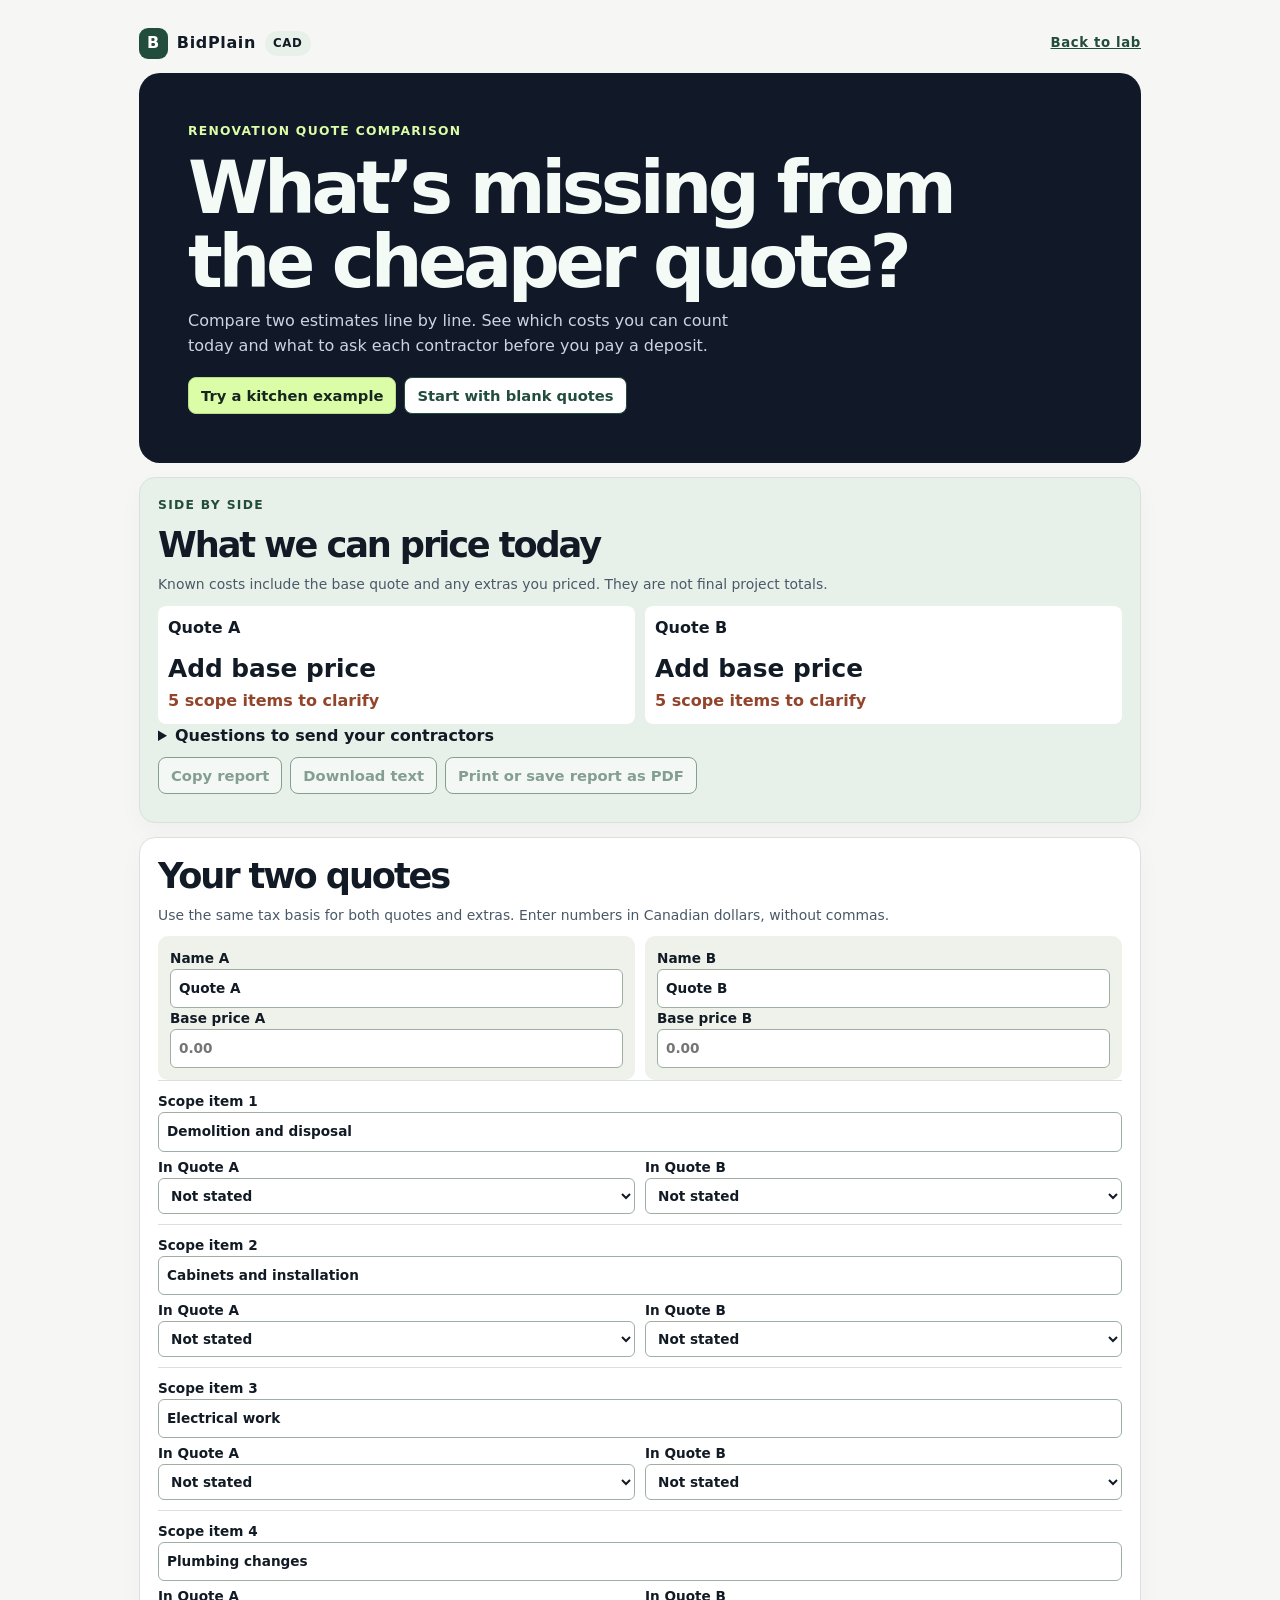
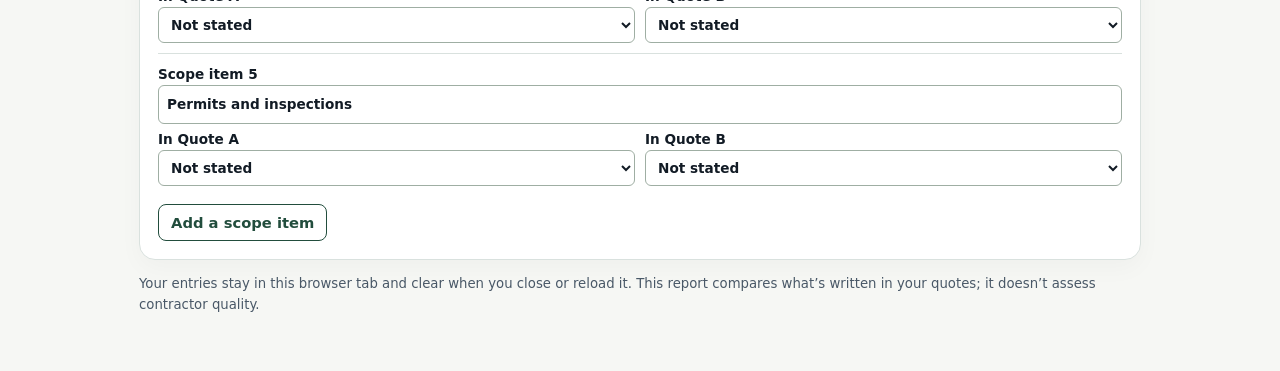
<file: v2/bidplain.html>
<!doctype html>
<html lang="en"><head><meta charset="utf-8"><meta name="viewport" content="width=device-width,initial-scale=1"><title>BidPlain · Compare renovation quotes</title>
<style>
:root{color-scheme:light;--ink:#17302b;--bg:#f5f3ec;--paper:#fffdf7;--line:#d7ddd2;--green:#22654e;--pale:#e6efe6;--muted:#4b625a;--clay:#93452c}*{box-sizing:border-box}[hidden]{display:none!important}body{margin:0;background:var(--bg);color:var(--ink);font:16px/1.55 system-ui,sans-serif}main{max-width:1050px;margin:auto;padding:28px 24px 56px}.brand{display:flex;gap:9px;align-items:center;font-weight:800;letter-spacing:.04em}.logo{background:var(--green);color:white;border-radius:9px;padding:3px 8px}.eyebrow{color:var(--green);font-size:.77rem;text-transform:uppercase;font-weight:850;letter-spacing:.12em}header{padding:40px 0 22px}h1,h2,h3,p{margin:0 0 10px}h1{max-width:16ch;font:700 clamp(2.35rem,7vw,4.55rem)/1.02 Georgia,serif;letter-spacing:-.045em}h2{font:700 clamp(1.5rem,4vw,2.2rem)/1.11 Georgia,serif}h3{font-size:1rem}.sub{max-width:57ch;color:var(--muted)}.actions{display:flex;gap:8px;flex-wrap:wrap;padding-top:8px}button{cursor:pointer;border:1px solid var(--green);border-radius:8px;padding:9px 12px;font:700 .92rem system-ui;color:white;background:var(--green)}button.secondary{background:var(--paper);color:var(--green)}input,select{max-width:100%;min-width:0;width:100%;border:1px solid #9faea3;border-radius:6px;background:white;color:var(--ink);font:inherit;padding:8px}input[type=checkbox]{width:auto}label{display:block;font-weight:650;font-size:.85rem}.hint{color:var(--muted);font-size:.87rem}.box{border:1px solid var(--line);border-radius:16px;background:var(--paper);padding:18px;margin:14px 0}.form-grid,.result-grid,.scope-grid{display:grid;grid-template-columns:1fr 1fr;gap:10px}.base{padding:12px;border-radius:10px;background:#eef2eb}.base input+label{margin-top:6px}.row{border-top:1px solid var(--line);padding:10px 0}.row-title{font-weight:800;display:block;margin-bottom:5px}.extra-price{margin-top:6px}.result{background:var(--pale)}.total{font-size:1.55rem;font-weight:850}.flag{color:var(--clay);font-weight:750}ul{padding-left:20px;margin:4px 0 0}li+li{margin-top:5px}.questions li{margin-bottom:6px}.result-card{min-width:0;overflow-wrap:anywhere;padding:10px;border-radius:8px;background:var(--paper)}.badge{font-size:.74rem;background:var(--pale);border-radius:99px;padding:3px 8px;font-weight:800}footer{color:var(--muted);font-size:.83rem}summary{cursor:pointer;font-weight:750}@media(max-width:560px){main{padding:19px 14px 36px}.box{padding:12px}header{padding-top:25px}.form-grid,.scope-grid,.result-grid{gap:7px}select,input{padding:7px 4px;font-size:16px}.base{padding:8px}}@media print{body{background:#fff}header,.editor,.actions,footer,.brand .badge{display:none}main{padding:0}.box,.result-card{background:#fff}#report{border:0}}

:root{--ink:#121b25;--bg:#f6f7f4;--paper:#fff;--green:#224d3d;--pale:#e8f1e9;--muted:#495867;--line:#d9e1de}
h1,h2{font-family:system-ui,sans-serif;font-weight:800;letter-spacing:-.06em}header{background:#111827;color:#f4fbf7;border-radius:21px;padding:clamp(22px,5vw,49px);margin:14px 0}.eyebrow{letter-spacing:.105em}header .eyebrow{color:#dbfda7}header .sub{color:#cbd5e1}header #demo{background:#dbfda7;color:#16251e;border-color:#b8de87}.brand a{margin-left:auto;color:#224d3d;font-size:.83rem}.summary-rows{margin:8px 0;display:grid;gap:4px}.summary-rows>div{border-top:1px solid #cbd9cc;padding:6px 0;overflow-wrap:anywhere}.report-status{font-size:.85rem;color:#224d3d}button:disabled{opacity:.5;cursor:default}.box{box-shadow:0 8px 24px #14242108}@media print{.brand a,.report-status{display:none}}
</style></head>
<body><main>
<div class="brand"><span class="logo" aria-hidden="true">B</span> BidPlain <span class="badge">CAD</span><a href="index.html#bid">Back to lab</a></div>
<header><p class="eyebrow">Renovation quote comparison</p><h1>What’s missing from the cheaper quote?</h1><p class="sub">Compare two estimates line by line. See which costs you can count today and what to ask each contractor before you pay a deposit.</p><div class="actions"><button type="button" id="demo">Try a kitchen example</button><button type="button" id="clear" class="secondary">Start with blank quotes</button></div></header>
<section class="box result" id="report" aria-labelledby="result-title"><p class="eyebrow">Side by side</p><h2 id="result-title">What we can price today</h2><p class="hint">Known costs include the base quote and any extras you priced. They are not final project totals.</p><div class="result-grid" id="results" aria-live="polite"></div><div class="questions" id="questions"></div><div class="actions"><button type="button" id="copy" class="secondary" disabled>Copy report</button><button type="button" id="save" class="secondary" disabled>Download text</button><button type="button" id="print" class="secondary" disabled>Print or save report as PDF</button></div><p id="report-status" class="report-status" role="status"></p></section>
<section class="box editor" aria-labelledby="editor-title"><h2 id="editor-title">Your two quotes</h2><p class="hint">Use the same tax basis for both quotes and extras. Enter numbers in Canadian dollars, without commas.</p>
<div class="form-grid" id="basics"></div><div id="scope"></div><div class="actions"><button type="button" id="add" class="secondary">Add a scope item</button></div></section>
<footer>Your entries stay in this browser tab and clear when you close or reload it. This report compares what’s written in your quotes; it doesn’t assess contractor quality.</footer>
</main>
<script>
const $=s=>document.querySelector(s);
const fmt=new Intl.NumberFormat('en-CA',{style:'currency',currency:'CAD'});
const statuses=[['unknown','Not stated'],['included','Included'],['extra','Extra with price'],['excluded','Excluded']];
const initial=['Demolition and disposal','Cabinets and installation','Electrical work','Plumbing changes','Permits and inspections'];
const blank=()=>({names:['Quote A','Quote B'],bases:['',''],scope:initial.map(name=>({name,states:['unknown','unknown'],amounts:['','']}))});
let state=blank(), output='';
function scopeText(row,i){
 const status=row.states[i];
 if(status==='extra'){
  const amount=money(row.amounts[i]);
  return amount===null?'Extra, price missing':'Extra '+cad(amount);
 }
 return statuses.find(([id])=>id===status)?.[1]||'Not stated';
}
const money=value=>{
 const raw=String(value??'').trim();
 if(!/^\d{1,8}(\.\d{1,2})?$/.test(raw))return null;
 const [whole,cents='']=raw.split('.');
 return Number(whole)*100+Number(cents.padEnd(2,'0'));
};
const cad=n=>fmt.format(n/100);
const node=(tag,text,cls)=>{
 const el=document.createElement(tag);
 if(text!=null)el.textContent=text;
 if(cls)el.className=cls;
 return el;
};
function input(label,value,change,decimal=false){
 const wrap=node('label',label);
 const field=node('input');field.value=value??'';field.type='text';
 if(decimal){field.inputMode='decimal';field.placeholder='0.00';field.maxLength=11;}else{field.maxLength=80;}
 field.addEventListener('input',()=>{change(field.value);report()});wrap.append(field);return wrap;
}
function editors(){
 $('#basics').replaceChildren(...state.names.map((name,i)=>{
  const pane=node('div',null,'base');
  pane.append(input('Name '+(i===0?'A':'B'),name,v=>{state.names[i]=v}),input('Base price '+(i===0?'A':'B'),state.bases[i],v=>{state.bases[i]=v},true));
  return pane;
 }));
 $('#scope').replaceChildren(...state.scope.map((row,i)=>{
  const el=node('div',null,'row');const name=input('Scope item '+(i+1),row.name,v=>{row.name=v});name.className='row-title';el.append(name);
  const grid=node('div',null,'scope-grid');
  row.states.forEach((value,j)=>{
   const cell=node('div');const label=node('label',j===0?'In Quote A':'In Quote B');
   const select=node('select');select.setAttribute('aria-label','Quote '+(j===0?'A':'B')+' status for scope item '+(i+1));
   for(const [key,caption] of statuses){const option=node('option',caption);option.value=key;select.append(option);}
   select.value=value;label.append(select);
   const extra=input('Extra price',row.amounts[j],v=>{row.amounts[j]=v},true);extra.className='extra-price';extra.hidden=value!=='extra';
   select.addEventListener('change',()=>{row.states[j]=select.value;extra.hidden=select.value!=='extra';report()});
   cell.append(label,extra);grid.append(cell);
  });
  el.append(grid);return el;
 }));
}
function summarize(i){
 const base=money(state.bases[i]);let known=base??0;
 const flags=[];
 for(const [idx,row] of state.scope.entries()){
  const label=row.name.trim()||'Scope item '+(idx+1);
  const status=row.states[i];
  if(status==='unknown')flags.push({label,question:'Is '+label+' included? Please specify the price if it is not.'});
  if(status==='excluded')flags.push({label,question:'What should I budget separately for '+label+'?'});
  if(status==='extra'){
   const extra=money(row.amounts[i]);
   if(extra===null)flags.push({label,question:'What is the price for '+label+'?'});
   else known+=extra;
  }
 }
 return {base,known,flags};
}
function report(){
 const views=[summarize(0),summarize(1)];
 const names=state.names.map((name,i)=>name.trim()||'Quote '+(i===0?'A':'B'));
 const cards=views.map((view,i)=>{
  const c=node('div',null,'result-card');
  c.append(node('h3',names[i]),node('div',view.base===null?'Add base price':cad(view.known),'total'),node('div',view.flags.length+' scope item'+(view.flags.length===1?'':'s')+' to clarify',view.flags.length?'flag':'hint'));
  return c;
 });
 $('#results').replaceChildren(...cards);
 const aside=$('#questions');aside.replaceChildren();
 const ready=views.every(v=>v.base!==null);
 ['#copy','#save','#print'].forEach(s=>{$(s).disabled=!ready;});
 $('#report-status').textContent='';
 output='';
 if(ready){
  const delta=Math.abs(views[0].known-views[1].known);
  const difference=delta?'Known cost difference: '+cad(delta)+'.':'The known costs are the same.';
  aside.append(node('p',difference,'hint'));
  const detail=node('details');detail.append(node('summary','See every scope item'));
  const rows=node('div',null,'summary-rows');const lines=[];
  state.scope.forEach((row,i)=>{
   const title=row.name.trim()||'Scope item '+(i+1);
   const line=title+': '+names[0]+' — '+scopeText(row,0)+'; '+names[1]+' — '+scopeText(row,1);
   lines.push(line);rows.append(node('div',line));
  });
  detail.append(rows);aside.append(detail);
  output=['BIDPLAIN · QUOTE COMPARISON',...names.map((name,i)=>name+': '+cad(views[i].known)+' in known costs'),difference,'Known costs may not be the final price.','',...lines,'','QUESTIONS',...views.flatMap((view,i)=>view.flags.map(flag=>names[i]+': '+flag.question))].join('\n');
 }
 const list=node('ul');
 views.forEach((view,i)=>{
  view.flags.forEach(flag=>list.append(node('li',names[i]+': '+flag.question)));
 });
 if(list.children.length){
  const details=node('details');details.append(node('summary','Questions to send your contractors'),list);aside.append(details);
 }
}
function redraw(){editors();report();}
$('#clear').addEventListener('click',()=>{state=blank();redraw();$('#basics').querySelector('input').focus();});
$('#demo').addEventListener('click',()=>{
 state={names:['Quote A','Quote B'],bases:['18500','20100'],scope:[
  {name:'Demolition and disposal',states:['extra','included'],amounts:['1400','']},
  {name:'Cabinets and installation',states:['included','included'],amounts:['','']},
  {name:'Electrical work',states:['unknown','included'],amounts:['','']},
  {name:'Plumbing changes',states:['extra','included'],amounts:['900','']},
  {name:'Permits and inspections',states:['excluded','unknown'],amounts:['','']},
 ]};redraw();
});
$('#add').addEventListener('click',()=>{
 if(state.scope.length>=30)return;
 state.scope.push({name:'',states:['unknown','unknown'],amounts:['','']});redraw();$('#scope .row:last-child input').focus();
});
$('#copy').addEventListener('click',async()=>{
 try{await navigator.clipboard.writeText(output);$('#report-status').textContent='Report copied.';}
 catch{$('#report-status').textContent='Copy is unavailable in this browser. Use Download text instead.';}
});
$('#save').addEventListener('click',()=>{
 const u=URL.createObjectURL(new Blob([output+'\n'],{type:'text/plain;charset=utf-8'}));
 const a=node('a');a.href=u;a.download='bidplain-comparison.txt';a.click();setTimeout(()=>URL.revokeObjectURL(u),1000);
});
$('#print').addEventListener('click',()=>{
 const sections=[...document.querySelectorAll('#questions details')];
 const states=sections.map(d=>d.open);sections.forEach(d=>{d.open=true;});
 window.addEventListener('afterprint',()=>sections.forEach((d,i)=>{d.open=states[i];}),{once:true});
 window.print();
});
redraw();
</script></body></html>
</file>
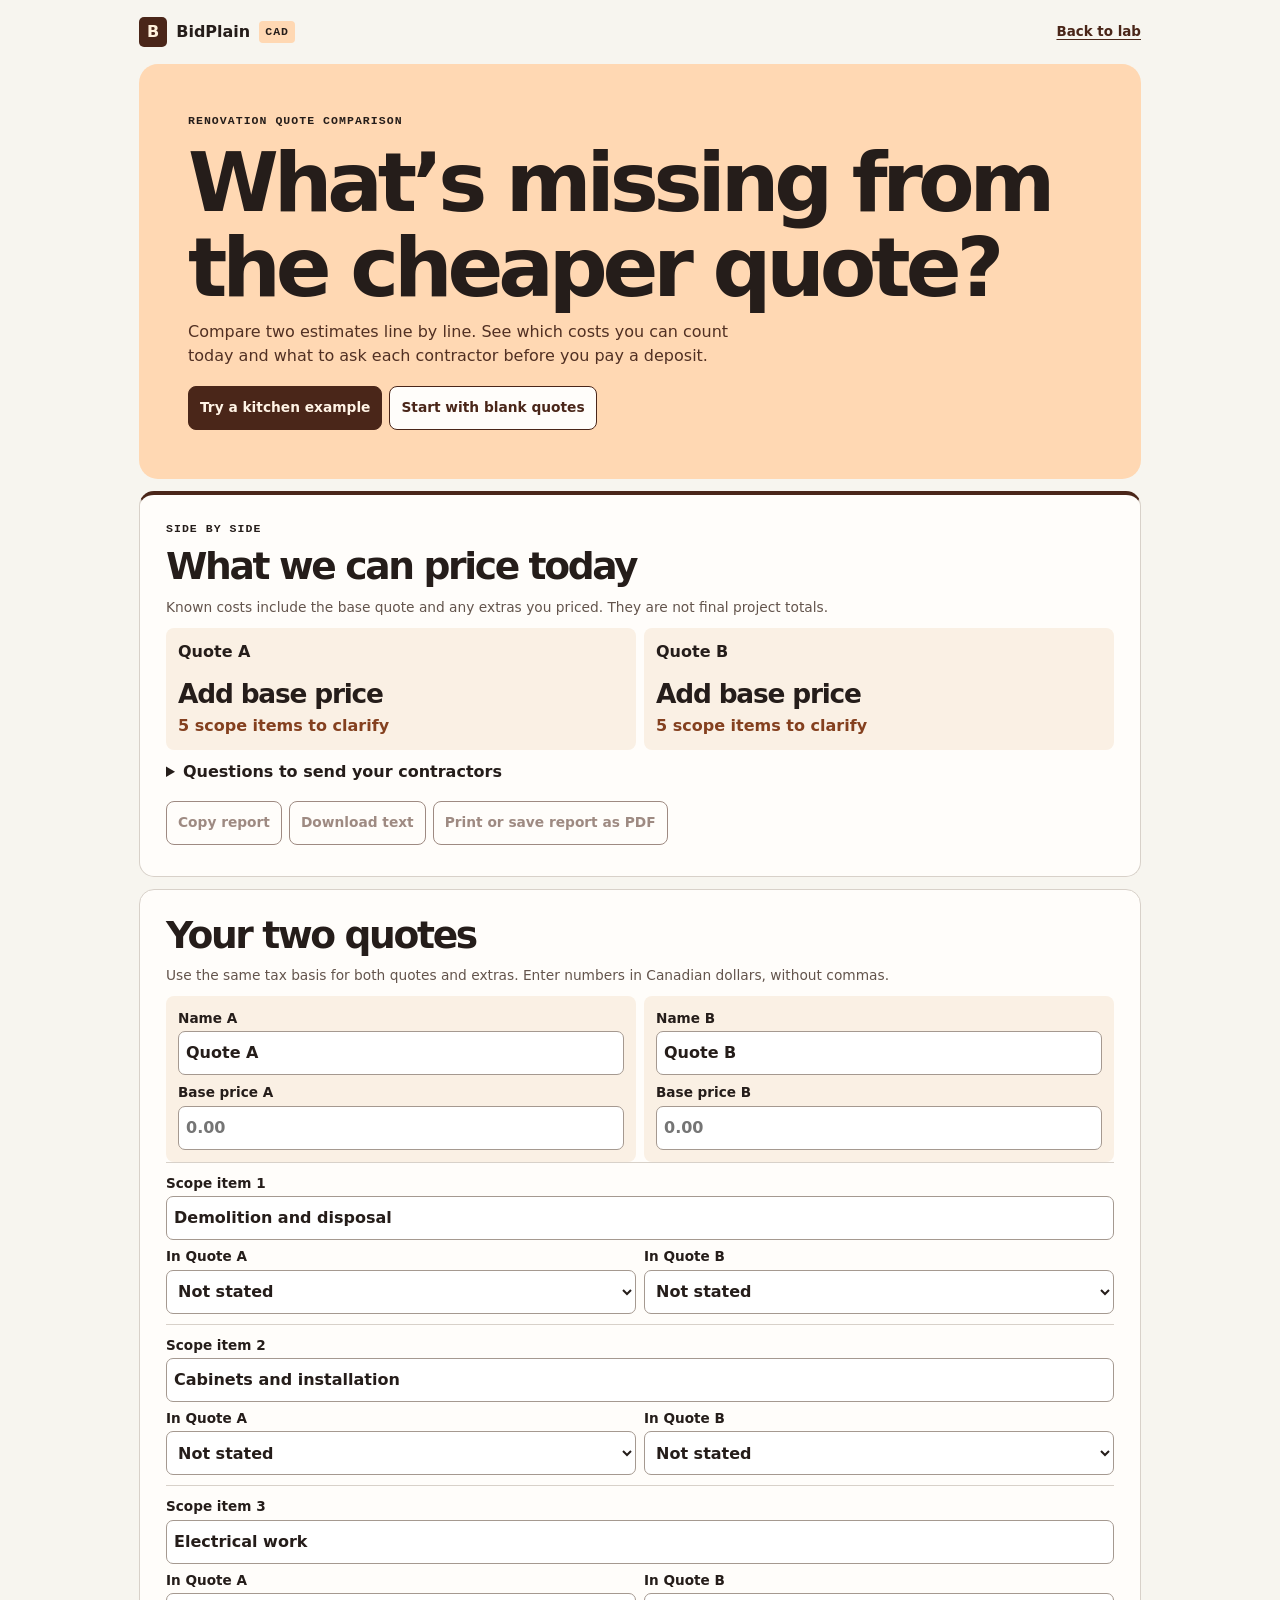
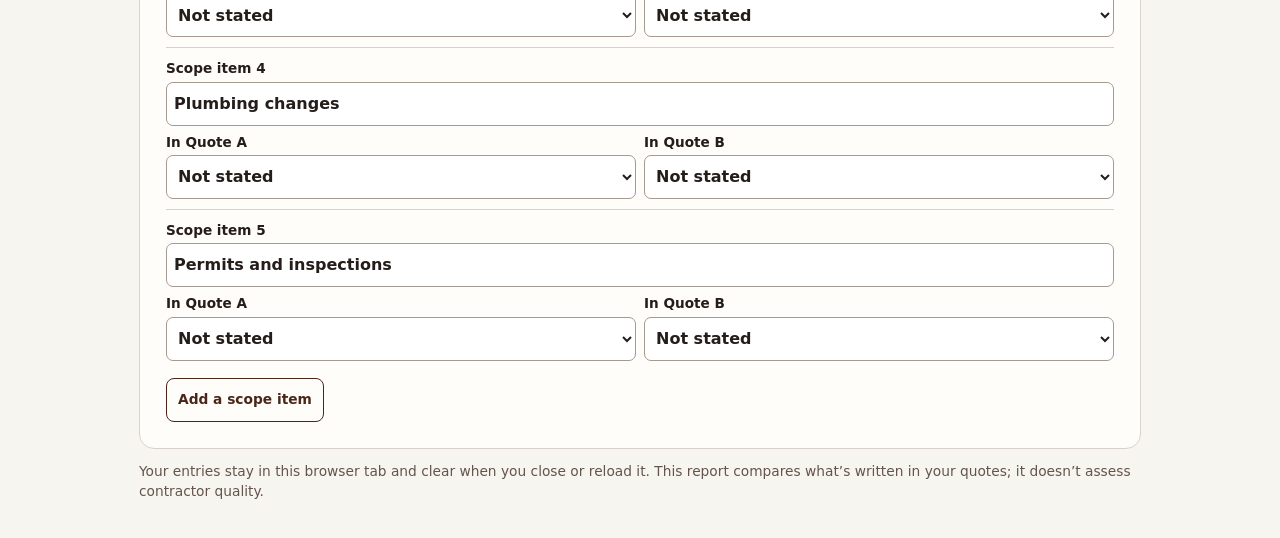
<file: v3/bidplain.html>
<!doctype html>
<html lang="en"><head><meta charset="utf-8"><meta name="viewport" content="width=device-width,initial-scale=1"><title>BidPlain · Compare renovation quotes</title>
<meta name="theme-color" content="#f7f5ef"><style>
:root{color-scheme:light;--ink:#251d1a;--page:#f7f5ef;--paper:#fffdfa;--line:#d8d1c9;--muted:#63544c;--peach:#ffd8b3;--dark:#4a2619;--mono:ui-monospace,SFMono-Regular,Consolas,monospace;font:16px/1.5 system-ui,-apple-system,sans-serif}
*{box-sizing:border-box}[hidden]{display:none!important}body{margin:0;background:var(--page);color:var(--ink)}
main{max-width:1050px;margin:auto;padding:0 24px 36px}
.brand{display:flex;gap:9px;align-items:center;font-weight:800;min-height:64px}
.logo{background:var(--dark);color:#fff1dc;border-radius:5px;padding:3px 8px}
.brand a{margin-left:auto;color:var(--dark);font-size:.84rem;text-underline-offset:3px;min-height:44px;display:inline-flex;align-items:center}
.eyebrow,.badge{font:700 .72rem/1.4 var(--mono);text-transform:uppercase;letter-spacing:.09em}
header{background:var(--peach);border-radius:19px;padding:clamp(19px,5vw,49px);margin:0 0 12px}
h1,h2,h3,p{margin:0 0 .65rem}
h1,h2{font-weight:850;letter-spacing:-.062em;line-height:1.035}
h1{max-width:17ch;font-size:clamp(2.4rem,7vw,5.15rem)}
h2{font-size:clamp(1.6rem,4vw,2.35rem)}
h3{font-size:1rem}
.sub{max-width:57ch;color:#513023}
.actions{display:flex;gap:7px;flex-wrap:wrap;padding-top:7px}
button{cursor:pointer;border:1px solid var(--dark);border-radius:8px;padding:8px 11px;min-height:44px;font:720 .86rem/1.26 system-ui;color:#fff3e5;background:var(--dark);transition:transform .2s,box-shadow .2s}
button.secondary{background:var(--paper);color:var(--dark)}button:disabled{opacity:.53;cursor:default}
@media(hover:hover){button:hover:not(:disabled){box-shadow:inset 0 0 0 1px currentColor}}
button:active:not(:disabled){transform:scale(.985)}
input,select{max-width:100%;min-width:0;width:100%;border:1px solid #a59990;border-radius:7px;background:white;color:var(--ink);font:inherit;font-size:16px;min-height:44px;padding:7px;margin-top:3px}
input[type=checkbox]{width:auto}label{display:block;font-weight:700;font-size:.85rem}
:focus-visible{outline:2px solid #944517;outline-offset:2px}
.hint,footer{color:var(--muted);font-size:.86rem}
.box{border:1px solid var(--line);border-radius:15px;background:var(--paper);padding:clamp(13px,3vw,26px);margin:12px 0;overflow-wrap:anywhere}
.form-grid,.result-grid,.scope-grid{display:grid;grid-template-columns:repeat(2,minmax(0,1fr));gap:8px}
.base,.result-card{padding:12px;border-radius:8px;background:#faf0e4}
.base label+label{margin-top:7px}
.row{border-top:1px solid var(--line);padding:10px 0}
.row-title{font-weight:780;display:block;margin-bottom:6px}
.extra-price{margin-top:6px}.result{border-top:4px solid var(--dark)}
.total{font-size:clamp(1.15rem,4vw,1.65rem);font-weight:850;letter-spacing:-.045em}
.flag{color:#84401f;font-weight:750}
ul{padding-left:20px;margin:4px 0 0}li+li,.questions li{margin-top:5px}
.badge{background:var(--peach);border-radius:4px;padding:3px 6px}
summary{cursor:pointer;font-weight:750;min-height:44px;padding:10px 0}
.summary-rows{margin:8px 0;display:grid;gap:4px}
.summary-rows>div{border-top:1px solid var(--line);padding:6px 0;overflow-wrap:anywhere}
.report-status{font-size:.85rem;color:#773b25;margin:5px 0 0}
@media(max-width:560px){main{padding:0 13px 30px}.brand{min-height:55px}.base,.result-card{padding:8px}select,input{padding-inline:4px}}
@media(prefers-reduced-motion:reduce){button{transition:none}button:active:not(:disabled){transform:none}}
@media print{body{background:white}header,.editor,.actions,footer,.brand .badge,.brand a,.report-status{display:none}main{padding:0}.box,.result-card{background:#fff}#report{border:0}}
</style></head>
<body><main>
<div class="brand"><span class="logo" aria-hidden="true">B</span> BidPlain <span class="badge">CAD</span><a href="index.html#bid">Back to lab</a></div>
<header><p class="eyebrow">Renovation quote comparison</p><h1>What’s missing from the cheaper quote?</h1><p class="sub">Compare two estimates line by line. See which costs you can count today and what to ask each contractor before you pay a deposit.</p><div class="actions"><button type="button" id="demo">Try a kitchen example</button><button type="button" id="clear" class="secondary">Start with blank quotes</button></div></header>
<section class="box result" id="report" aria-labelledby="result-title"><p class="eyebrow">Side by side</p><h2 id="result-title">What we can price today</h2><p class="hint">Known costs include the base quote and any extras you priced. They are not final project totals.</p><div class="result-grid" id="results" aria-live="polite"></div><div class="questions" id="questions"></div><div class="actions"><button type="button" id="copy" class="secondary" disabled>Copy report</button><button type="button" id="save" class="secondary" disabled>Download text</button><button type="button" id="print" class="secondary" disabled>Print or save report as PDF</button></div><p id="report-status" class="report-status" role="status"></p></section>
<section class="box editor" aria-labelledby="editor-title"><h2 id="editor-title">Your two quotes</h2><p class="hint">Use the same tax basis for both quotes and extras. Enter numbers in Canadian dollars, without commas.</p>
<div class="form-grid" id="basics"></div><div id="scope"></div><div class="actions"><button type="button" id="add" class="secondary">Add a scope item</button></div></section>
<footer>Your entries stay in this browser tab and clear when you close or reload it. This report compares what’s written in your quotes; it doesn’t assess contractor quality.</footer>
</main>
<script>
const $=s=>document.querySelector(s);
const fmt=new Intl.NumberFormat('en-CA',{style:'currency',currency:'CAD'});
const statuses=[['unknown','Not stated'],['included','Included'],['extra','Extra with price'],['excluded','Excluded']];
const initial=['Demolition and disposal','Cabinets and installation','Electrical work','Plumbing changes','Permits and inspections'];
const blank=()=>({names:['Quote A','Quote B'],bases:['',''],scope:initial.map(name=>({name,states:['unknown','unknown'],amounts:['','']}))});
let state=blank(), output='';
function scopeText(row,i){
 const status=row.states[i];
 if(status==='extra'){
  const amount=money(row.amounts[i]);
  return amount===null?'Extra, price missing':'Extra '+cad(amount);
 }
 return statuses.find(([id])=>id===status)?.[1]||'Not stated';
}
const money=value=>{
 const raw=String(value??'').trim();
 if(!/^\d{1,8}(\.\d{1,2})?$/.test(raw))return null;
 const [whole,cents='']=raw.split('.');
 return Number(whole)*100+Number(cents.padEnd(2,'0'));
};
const cad=n=>fmt.format(n/100);
const node=(tag,text,cls)=>{
 const el=document.createElement(tag);
 if(text!=null)el.textContent=text;
 if(cls)el.className=cls;
 return el;
};
function input(label,value,change,decimal=false){
 const wrap=node('label',label);
 const field=node('input');field.value=value??'';field.type='text';
 if(decimal){field.inputMode='decimal';field.placeholder='0.00';field.maxLength=11;}else{field.maxLength=80;}
 field.addEventListener('input',()=>{change(field.value);report()});wrap.append(field);return wrap;
}
function editors(){
 $('#basics').replaceChildren(...state.names.map((name,i)=>{
  const pane=node('div',null,'base');
  pane.append(input('Name '+(i===0?'A':'B'),name,v=>{state.names[i]=v}),input('Base price '+(i===0?'A':'B'),state.bases[i],v=>{state.bases[i]=v},true));
  return pane;
 }));
 $('#scope').replaceChildren(...state.scope.map((row,i)=>{
  const el=node('div',null,'row');const name=input('Scope item '+(i+1),row.name,v=>{row.name=v});name.className='row-title';el.append(name);
  const grid=node('div',null,'scope-grid');
  row.states.forEach((value,j)=>{
   const cell=node('div');const label=node('label',j===0?'In Quote A':'In Quote B');
   const select=node('select');select.setAttribute('aria-label','Quote '+(j===0?'A':'B')+' status for scope item '+(i+1));
   for(const [key,caption] of statuses){const option=node('option',caption);option.value=key;select.append(option);}
   select.value=value;label.append(select);
   const extra=input('Extra price',row.amounts[j],v=>{row.amounts[j]=v},true);extra.className='extra-price';extra.hidden=value!=='extra';
   select.addEventListener('change',()=>{row.states[j]=select.value;extra.hidden=select.value!=='extra';report()});
   cell.append(label,extra);grid.append(cell);
  });
  el.append(grid);return el;
 }));
}
function summarize(i){
 const base=money(state.bases[i]);let known=base??0;
 const flags=[];
 for(const [idx,row] of state.scope.entries()){
  const label=row.name.trim()||'Scope item '+(idx+1);
  const status=row.states[i];
  if(status==='unknown')flags.push({label,question:'Is '+label+' included? Please specify the price if it is not.'});
  if(status==='excluded')flags.push({label,question:'What should I budget separately for '+label+'?'});
  if(status==='extra'){
   const extra=money(row.amounts[i]);
   if(extra===null)flags.push({label,question:'What is the price for '+label+'?'});
   else known+=extra;
  }
 }
 return {base,known,flags};
}
function report(){
 const views=[summarize(0),summarize(1)];
 const names=state.names.map((name,i)=>name.trim()||'Quote '+(i===0?'A':'B'));
 const cards=views.map((view,i)=>{
  const c=node('div',null,'result-card');
  c.append(node('h3',names[i]),node('div',view.base===null?'Add base price':cad(view.known),'total'),node('div',view.flags.length+' scope item'+(view.flags.length===1?'':'s')+' to clarify',view.flags.length?'flag':'hint'));
  return c;
 });
 $('#results').replaceChildren(...cards);
 const aside=$('#questions');aside.replaceChildren();
 const ready=views.every(v=>v.base!==null);
 ['#copy','#save','#print'].forEach(s=>{$(s).disabled=!ready;});
 $('#report-status').textContent='';
 output='';
 if(ready){
  const delta=Math.abs(views[0].known-views[1].known);
  const difference=delta?'Known cost difference: '+cad(delta)+'.':'The known costs are the same.';
  aside.append(node('p',difference,'hint'));
  const detail=node('details');detail.append(node('summary','See every scope item'));
  const rows=node('div',null,'summary-rows');const lines=[];
  state.scope.forEach((row,i)=>{
   const title=row.name.trim()||'Scope item '+(i+1);
   const line=title+': '+names[0]+' — '+scopeText(row,0)+'; '+names[1]+' — '+scopeText(row,1);
   lines.push(line);rows.append(node('div',line));
  });
  detail.append(rows);aside.append(detail);
  output=['BIDPLAIN · QUOTE COMPARISON',...names.map((name,i)=>name+': '+cad(views[i].known)+' in known costs'),difference,'Known costs may not be the final price.','',...lines,'','QUESTIONS',...views.flatMap((view,i)=>view.flags.map(flag=>names[i]+': '+flag.question))].join('\n');
 }
 const list=node('ul');
 views.forEach((view,i)=>{
  view.flags.forEach(flag=>list.append(node('li',names[i]+': '+flag.question)));
 });
 if(list.children.length){
  const details=node('details');details.append(node('summary','Questions to send your contractors'),list);aside.append(details);
 }
}
function redraw(){editors();report();}
$('#clear').addEventListener('click',()=>{state=blank();redraw();$('#basics').querySelector('input').focus();});
$('#demo').addEventListener('click',()=>{
 state={names:['Quote A','Quote B'],bases:['18500','20100'],scope:[
  {name:'Demolition and disposal',states:['extra','included'],amounts:['1400','']},
  {name:'Cabinets and installation',states:['included','included'],amounts:['','']},
  {name:'Electrical work',states:['unknown','included'],amounts:['','']},
  {name:'Plumbing changes',states:['extra','included'],amounts:['900','']},
  {name:'Permits and inspections',states:['excluded','unknown'],amounts:['','']},
 ]};redraw();
});
$('#add').addEventListener('click',()=>{
 if(state.scope.length>=30)return;
 state.scope.push({name:'',states:['unknown','unknown'],amounts:['','']});redraw();$('#scope .row:last-child input').focus();
});
$('#copy').addEventListener('click',async()=>{
 try{await navigator.clipboard.writeText(output);$('#report-status').textContent='Report copied.';}
 catch{$('#report-status').textContent='Copy is unavailable in this browser. Use Download text instead.';}
});
$('#save').addEventListener('click',()=>{
 const u=URL.createObjectURL(new Blob([output+'\n'],{type:'text/plain;charset=utf-8'}));
 const a=node('a');a.href=u;a.download='bidplain-comparison.txt';a.click();setTimeout(()=>URL.revokeObjectURL(u),1000);
});
$('#print').addEventListener('click',()=>{
 const sections=[...document.querySelectorAll('#questions details')];
 const states=sections.map(d=>d.open);sections.forEach(d=>{d.open=true;});
 window.addEventListener('afterprint',()=>sections.forEach((d,i)=>{d.open=states[i];}),{once:true});
 window.print();
});
redraw();
</script></body></html>
</file>
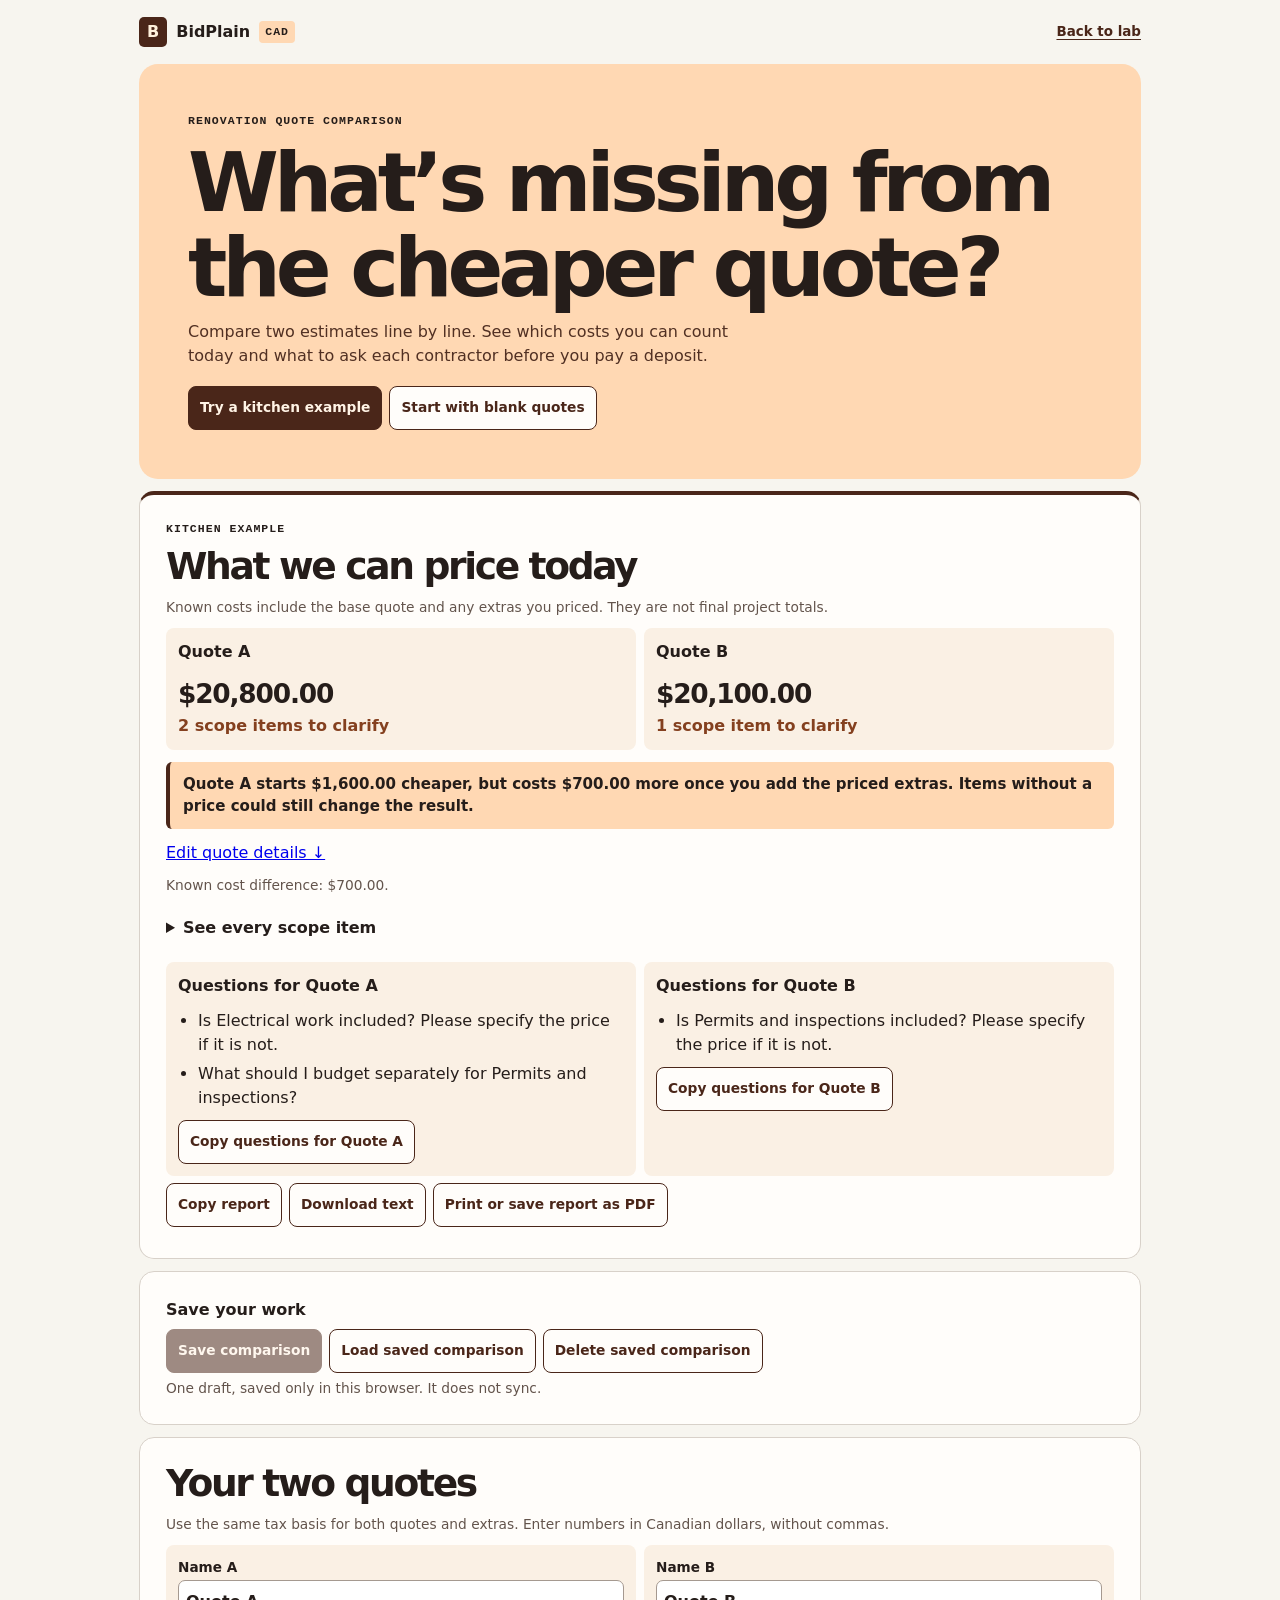
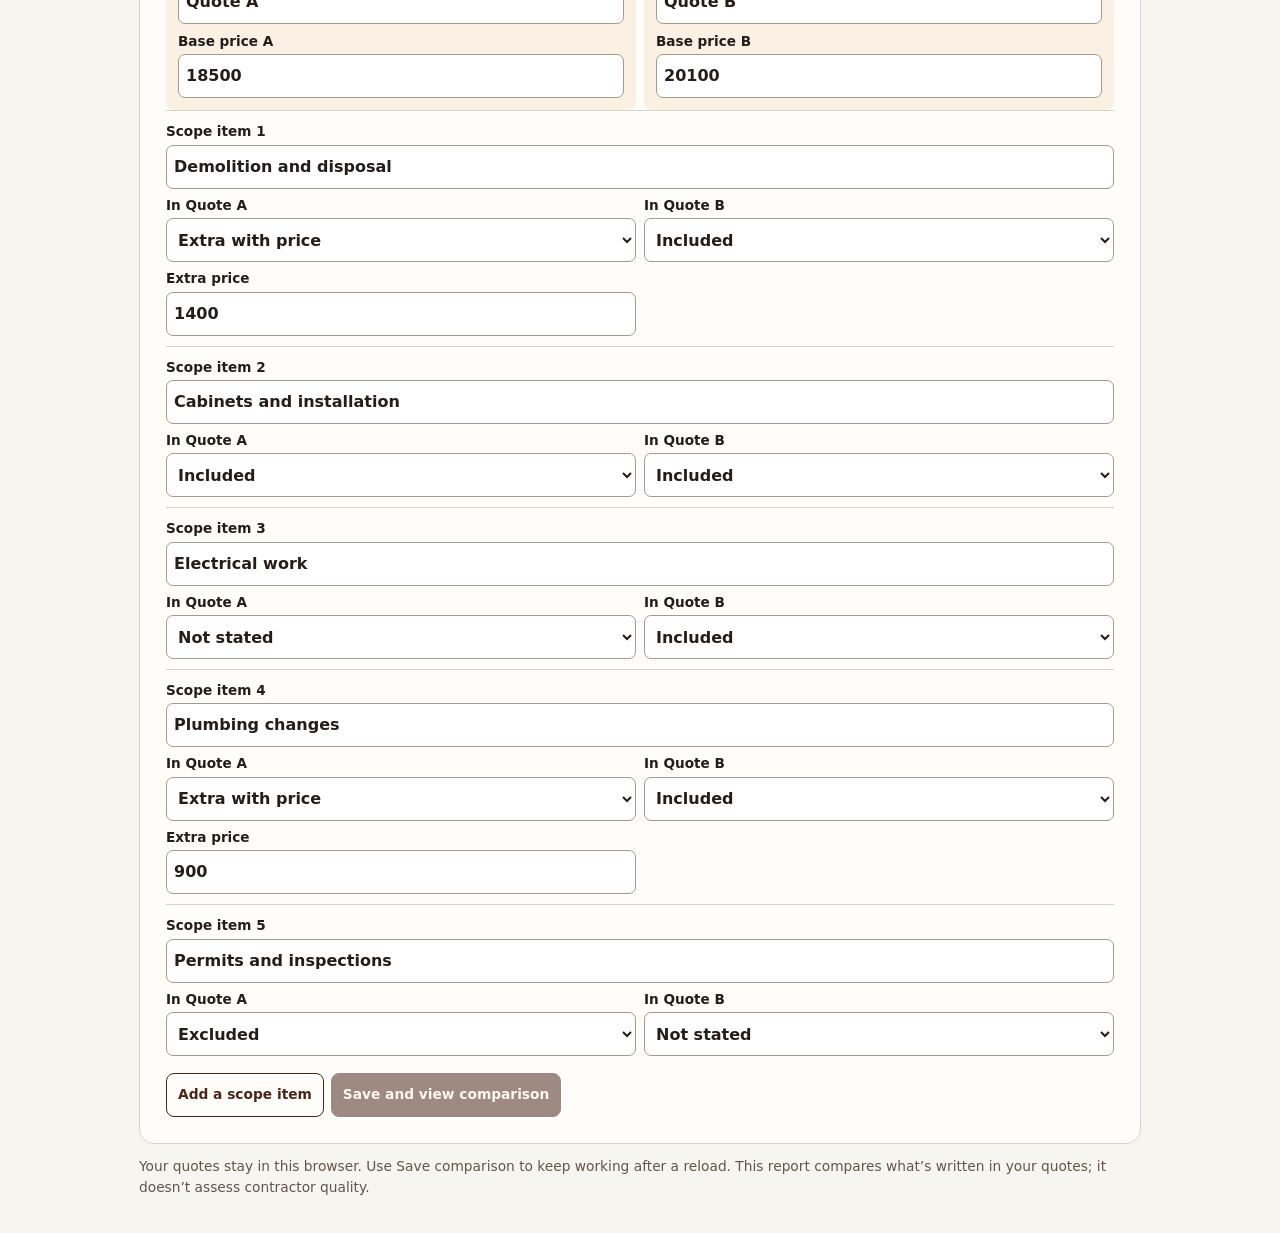
<file: v4/bidplain.html>
<!doctype html>
<html lang="en"><head><meta charset="utf-8"><meta name="viewport" content="width=device-width,initial-scale=1"><title>BidPlain · Compare renovation quotes</title>
<meta name="theme-color" content="#f7f5ef"><style>
:root{color-scheme:light;--ink:#251d1a;--page:#f7f5ef;--paper:#fffdfa;--line:#d8d1c9;--muted:#63544c;--peach:#ffd8b3;--dark:#4a2619;--mono:ui-monospace,SFMono-Regular,Consolas,monospace;font:16px/1.5 system-ui,-apple-system,sans-serif}
*{box-sizing:border-box}[hidden]{display:none!important}body{margin:0;background:var(--page);color:var(--ink)}
main{max-width:1050px;margin:auto;padding:0 24px 36px}
.brand{display:flex;gap:9px;align-items:center;font-weight:800;min-height:64px}
.logo{background:var(--dark);color:#fff1dc;border-radius:5px;padding:3px 8px}
.brand a{margin-left:auto;color:var(--dark);font-size:.84rem;text-underline-offset:3px;min-height:44px;display:inline-flex;align-items:center}
.eyebrow,.badge{font:700 .72rem/1.4 var(--mono);text-transform:uppercase;letter-spacing:.09em}
header{background:var(--peach);border-radius:19px;padding:clamp(19px,5vw,49px);margin:0 0 12px}
h1,h2,h3,p{margin:0 0 .65rem}
h1,h2{font-weight:850;letter-spacing:-.062em;line-height:1.035}
h1{max-width:17ch;font-size:clamp(2.4rem,7vw,5.15rem)}
h2{font-size:clamp(1.6rem,4vw,2.35rem)}
h3{font-size:1rem}
.sub{max-width:57ch;color:#513023}
.actions{display:flex;gap:7px;flex-wrap:wrap;padding-top:7px}
button{cursor:pointer;border:1px solid var(--dark);border-radius:8px;padding:8px 11px;min-height:44px;font:720 .86rem/1.26 system-ui;color:#fff3e5;background:var(--dark);transition:transform .2s,box-shadow .2s}
button.secondary{background:var(--paper);color:var(--dark)}button:disabled{opacity:.53;cursor:default}
@media(hover:hover){button:hover:not(:disabled){box-shadow:inset 0 0 0 1px currentColor}}
button:active:not(:disabled){transform:scale(.985)}
input,select{max-width:100%;min-width:0;width:100%;border:1px solid #a59990;border-radius:7px;background:white;color:var(--ink);font:inherit;font-size:16px;min-height:44px;padding:7px;margin-top:3px}
input[type=checkbox]{width:auto}label{display:block;font-weight:700;font-size:.85rem}
:focus-visible{outline:2px solid #944517;outline-offset:2px}
.hint,footer{color:var(--muted);font-size:.86rem}
.box{border:1px solid var(--line);border-radius:15px;background:var(--paper);padding:clamp(13px,3vw,26px);margin:12px 0;overflow-wrap:anywhere}
.form-grid,.result-grid,.scope-grid{display:grid;grid-template-columns:repeat(2,minmax(0,1fr));gap:8px}
.base,.result-card{padding:12px;border-radius:8px;background:#faf0e4}
.base label+label{margin-top:7px}
.row{border-top:1px solid var(--line);padding:10px 0}
.row-title{font-weight:780;display:block;margin-bottom:6px}
.extra-price{margin-top:6px}.result{border-top:4px solid var(--dark)}
.total{font-size:clamp(1.15rem,4vw,1.65rem);font-weight:850;letter-spacing:-.045em}
.flag{color:#84401f;font-weight:750}
ul{padding-left:20px;margin:4px 0 0}li+li,.questions li{margin-top:5px}
.badge{background:var(--peach);border-radius:4px;padding:3px 6px}
summary{cursor:pointer;font-weight:750;min-height:44px;padding:10px 0}
.summary-rows{margin:8px 0;display:grid;gap:4px}
.summary-rows>div{border-top:1px solid var(--line);padding:6px 0;overflow-wrap:anywhere}
.turnaround{background:var(--peach);border-left:4px solid var(--dark);border-radius:6px;padding:11px 13px;margin:12px 0;font-size:.94rem;font-weight:720}
.draft-tools{margin:12px 0}.draft-tools .hint{margin:5px 0 0}.draft-tools p:empty{display:none}
.question-grid{display:grid;grid-template-columns:repeat(2,minmax(0,1fr));gap:8px;margin-top:12px}
.question-card{background:#faf0e4;border-radius:8px;padding:12px;min-width:0}.question-card ul{margin-bottom:10px}
.question-card textarea{font:inherit;width:100%;min-height:130px;border:1px solid #a59990;border-radius:7px;margin-top:8px}
@media(max-width:560px){.question-grid{grid-template-columns:1fr}}
.report-status{font-size:.85rem;color:#773b25;margin:5px 0 0}
@media(max-width:560px){main{padding:0 13px 30px}.brand{min-height:55px}.base,.result-card{padding:8px}select,input{padding-inline:4px}}
@media(prefers-reduced-motion:reduce){button{transition:none}button:active:not(:disabled){transform:none}}
@media print{body{background:white}header,.editor,.actions,footer,.brand .badge,.brand a,.report-status{display:none}main{padding:0}.box,.result-card{background:#fff}#report{border:0}.draft-tools,.question-card textarea,.editor-link{display:none}}
</style></head>
<body><main>
<div class="brand"><span class="logo" aria-hidden="true">B</span> BidPlain <span class="badge">CAD</span><a href="index.html#bid">Back to lab</a></div>
<header><p class="eyebrow">Renovation quote comparison</p><h1>What’s missing from the cheaper quote?</h1><p class="sub">Compare two estimates line by line. See which costs you can count today and what to ask each contractor before you pay a deposit.</p><div class="actions"><button type="button" id="demo">Try a kitchen example</button><button type="button" id="clear" class="secondary">Start with blank quotes</button></div></header>

<section class="box result" id="report" aria-labelledby="result-title"><p class="eyebrow" id="mode">Kitchen example</p><h2 id="result-title" tabindex="-1">What we can price today</h2><p class="hint">Known costs include the base quote and any extras you priced. They are not final project totals.</p><div class="result-grid" id="results" aria-live="polite"></div><p class="turnaround" id="turnaround" hidden></p><p class="editor-link"><a href="#editor-title">Edit quote details ↓</a></p><div class="questions" id="questions"></div><div class="actions"><button type="button" id="copy" class="secondary" disabled>Copy report</button><button type="button" id="save" class="secondary" disabled>Download text</button><button type="button" id="print" class="secondary" disabled>Print or save report as PDF</button></div><p id="report-status" class="report-status" role="status"></p></section>
<div class="box draft-tools"><strong>Save your work</strong><div class="actions"><button type="button" id="draft-save">Save comparison</button><button type="button" id="draft-load" class="secondary">Load saved comparison</button><button type="button" id="draft-delete" class="secondary">Delete saved comparison</button></div><p class="hint">One draft, saved only in this browser. It does not sync.</p><p class="report-status" id="draft-status" tabindex="-1" role="status"></p></div>
<section class="box editor" aria-labelledby="editor-title"><h2 id="editor-title">Your two quotes</h2><p class="hint">Use the same tax basis for both quotes and extras. Enter numbers in Canadian dollars, without commas.</p>
<div class="form-grid" id="basics"></div><div id="scope"></div><div class="actions"><button type="button" id="add" class="secondary">Add a scope item</button><button type="button" id="editor-save">Save and view comparison</button></div></section>
<footer>Your quotes stay in this browser. Use Save comparison to keep working after a reload. This report compares what’s written in your quotes; it doesn’t assess contractor quality.</footer>
</main>
<script>
const $=s=>document.querySelector(s);
const fmt=new Intl.NumberFormat('en-CA',{style:'currency',currency:'CAD'});
const statuses=[['unknown','Not stated'],['included','Included'],['extra','Extra with price'],['excluded','Excluded']];
const initial=['Demolition and disposal','Cabinets and installation','Electrical work','Plumbing changes','Permits and inspections'];
const blank=()=>({names:['Quote A','Quote B'],bases:['',''],scope:initial.map(name=>({name,states:['unknown','unknown'],amounts:['','']}))});
const example=()=>({names:['Quote A','Quote B'],bases:['18500','20100'],scope:[
 {name:'Demolition and disposal',states:['extra','included'],amounts:['1400','']},
 {name:'Cabinets and installation',states:['included','included'],amounts:['','']},
 {name:'Electrical work',states:['unknown','included'],amounts:['','']},
 {name:'Plumbing changes',states:['extra','included'],amounts:['900','']},
 {name:'Permits and inspections',states:['excluded','unknown'],amounts:['','']},
]});
const draftKey='ot-lab-bidplain-v1';
function readDraft(){
 try{
  const saved=JSON.parse(localStorage.getItem(draftKey));
  const pair=a=>Array.isArray(a)&&a.length===2&&a.every(x=>typeof x==='string');
  if(saved&&pair(saved.names)&&pair(saved.bases)&&Array.isArray(saved.scope)&&saved.scope.length<=30&&saved.scope.every(r=>r&&typeof r.name==='string'&&pair(r.states)&&r.states.every(v=>statuses.some(([id])=>id===v))&&pair(r.amounts)))return saved;
 }catch{}
 return null;
}
const saved=readDraft();
let state=saved||example(), mode=saved?'Saved comparison':'Kitchen example', output='', dirty=false;
function labelMode(value){mode=value;$('#mode').textContent=mode;$('#draft-save').disabled=mode==='Kitchen example';$('#editor-save').disabled=mode==='Kitchen example';}
function edited(){dirty=true;labelMode('Your comparison');$('#draft-status').textContent='';}
function scopeText(row,i){
 const status=row.states[i];
 if(status==='extra'){
  const amount=money(row.amounts[i]);
  return amount===null?'Extra, price missing':'Extra '+cad(amount);
 }
 return statuses.find(([id])=>id===status)?.[1]||'Not stated';
}
const money=value=>{
 const raw=String(value??'').trim();
 if(!/^\d{1,8}(\.\d{1,2})?$/.test(raw))return null;
 const [whole,cents='']=raw.split('.');
 return Number(whole)*100+Number(cents.padEnd(2,'0'));
};
const cad=n=>fmt.format(n/100);
const node=(tag,text,cls)=>{
 const el=document.createElement(tag);
 if(text!=null)el.textContent=text;
 if(cls)el.className=cls;
 return el;
};
function input(label,value,change,decimal=false){
 const wrap=node('label',label);
 const field=node('input');field.value=value??'';field.type='text';
 if(decimal){field.inputMode='decimal';field.placeholder='0.00';field.maxLength=11;}else{field.maxLength=80;}
 field.addEventListener('input',()=>{change(field.value);edited();report()});wrap.append(field);return wrap;
}
function editors(){
 $('#basics').replaceChildren(...state.names.map((name,i)=>{
  const pane=node('div',null,'base');
  pane.append(input('Name '+(i===0?'A':'B'),name,v=>{state.names[i]=v}),input('Base price '+(i===0?'A':'B'),state.bases[i],v=>{state.bases[i]=v},true));
  return pane;
 }));
 $('#scope').replaceChildren(...state.scope.map((row,i)=>{
  const el=node('div',null,'row');const name=input('Scope item '+(i+1),row.name,v=>{row.name=v});name.className='row-title';el.append(name);
  const grid=node('div',null,'scope-grid');
  row.states.forEach((value,j)=>{
   const cell=node('div');const label=node('label',j===0?'In Quote A':'In Quote B');
   const select=node('select');select.setAttribute('aria-label','Quote '+(j===0?'A':'B')+' status for scope item '+(i+1));
   for(const [key,caption] of statuses){const option=node('option',caption);option.value=key;select.append(option);}
   select.value=value;label.append(select);
   const extra=input('Extra price',row.amounts[j],v=>{row.amounts[j]=v},true);extra.className='extra-price';extra.hidden=value!=='extra';
   select.addEventListener('change',()=>{row.states[j]=select.value;extra.hidden=select.value!=='extra';edited();report()});
   cell.append(label,extra);grid.append(cell);
  });
  el.append(grid);return el;
 }));
}
function summarize(i){
 const base=money(state.bases[i]);let known=base??0;
 const flags=[];
 for(const [idx,row] of state.scope.entries()){
  const label=row.name.trim()||'Scope item '+(idx+1);
  const status=row.states[i];
  if(status==='unknown')flags.push({label,question:'Is '+label+' included? Please specify the price if it is not.'});
  if(status==='excluded')flags.push({label,question:'What should I budget separately for '+label+'?'});
  if(status==='extra'){
   const extra=money(row.amounts[i]);
   if(extra===null)flags.push({label,question:'What is the price for '+label+'?'});
   else known+=extra;
  }
 }
 return {base,known,flags};
}
function report(){
 const views=[summarize(0),summarize(1)];
 const names=state.names.map((name,i)=>name.trim()||'Quote '+(i===0?'A':'B'));
 const cards=views.map((view,i)=>{
  const c=node('div',null,'result-card');
  c.append(node('h3',names[i]),node('div',view.base===null?'Add base price':cad(view.known),'total'),node('div',view.flags.length+' scope item'+(view.flags.length===1?'':'s')+' to clarify',view.flags.length?'flag':'hint'));
  return c;
 });
 $('#results').replaceChildren(...cards);
 const aside=$('#questions');aside.replaceChildren();
 const turnaround=$('#turnaround');turnaround.hidden=true;turnaround.textContent='';
 if(views.every(v=>v.base!==null)){
  const baseDelta=views[0].base-views[1].base, knownDelta=views[0].known-views[1].known;
  if(baseDelta*knownDelta<0){
   const lower=baseDelta<0?0:1;
   turnaround.textContent=names[lower]+' starts '+cad(Math.abs(baseDelta))+' cheaper, but costs '+cad(Math.abs(knownDelta))+' more once you add the priced extras. Items without a price could still change the result.';
   turnaround.hidden=false;
  }
 }
 const ready=views.every(v=>v.base!==null);
 ['#copy','#save','#print'].forEach(s=>{$(s).disabled=!ready;});
 $('#report-status').textContent='';
 output='';
 if(ready){
  const delta=Math.abs(views[0].known-views[1].known);
  const difference=delta?'Known cost difference: '+cad(delta)+'.':'The known costs are the same.';
  aside.append(node('p',difference,'hint'));
  const detail=node('details');detail.append(node('summary','See every scope item'));
  const rows=node('div',null,'summary-rows');const lines=[];
  state.scope.forEach((row,i)=>{
   const title=row.name.trim()||'Scope item '+(i+1);
   const line=title+': '+names[0]+' — '+scopeText(row,0)+'; '+names[1]+' — '+scopeText(row,1);
   lines.push(line);rows.append(node('div',line));
  });
  detail.append(rows);aside.append(detail);
  output=['BIDPLAIN · QUOTE COMPARISON',...names.map((name,i)=>name+': '+cad(views[i].known)+' in known costs'),difference,...(turnaround.hidden?[]:[turnaround.textContent]),'Known costs may not be the final price.','',...lines,'','QUESTIONS',...views.flatMap((view,i)=>view.flags.map(flag=>names[i]+': '+flag.question))].join('\n');
 }
 if(ready&&views.some(v=>v.flags.length)){
  const grid=node('div',null,'question-grid');
  views.forEach((view,i)=>{
   if(!view.flags.length)return;
   const card=node('section',null,'question-card'), title='Questions for '+names[i];
   card.append(node('h3',title));
   const list=node('ul');
   view.flags.forEach(flag=>list.append(node('li',flag.question)));
   const text='Hi, thanks for the quote. Could you clarify these items before I decide?\n\n'+view.flags.map(f=>'• '+f.question).join('\n')+'\n\nThanks!';
   const b=node('button','Copy questions for '+names[i],'secondary');b.type='button';
   const fallback=node('textarea');fallback.readOnly=true;fallback.hidden=true;fallback.value=text;fallback.setAttribute('aria-label',title);
   b.onclick=async()=>{
    try{await navigator.clipboard.writeText(text);$('#report-status').textContent='Questions copied. Paste them into a text or email.';}
    catch{fallback.hidden=false;fallback.focus();fallback.select();$('#report-status').textContent='Questions selected. Use your device’s Copy command.';}
   };
   card.append(list,b,fallback);grid.append(card);
  });
  aside.append(grid);
 }
}
function redraw(){editors();labelMode(mode);report();}
const allowReplace=()=>!dirty||window.confirm('Replace your unsaved entries?');
$('#clear').addEventListener('click',()=>{if(!allowReplace())return;state=blank();dirty=false;labelMode('Your comparison');$('#draft-status').textContent='';redraw();$('#basics').querySelector('input').focus();});
$('#demo').addEventListener('click',()=>{if(!allowReplace())return;state=example();dirty=false;labelMode('Kitchen example');$('#draft-status').textContent='';redraw();});
function saveDraft(){try{localStorage.setItem(draftKey,JSON.stringify(state));dirty=false;labelMode('Saved comparison');$('#draft-status').textContent='Comparison saved in this browser.';return true;}catch{$('#draft-status').textContent='This browser could not save your comparison.';}}
$('#draft-save').onclick=saveDraft;
$('#editor-save').onclick=()=>{if(saveDraft()){ $('#report-status').textContent='Comparison saved in this browser.';$('#result-title').focus();}else $('#draft-status').focus();};
$('#draft-load').onclick=()=>{
 const draft=readDraft();if(!draft){$('#draft-status').textContent='There is no saved comparison in this browser.';return;}
 if(!allowReplace())return;
 state=draft;dirty=false;labelMode('Saved comparison');redraw();$('#draft-status').textContent='Saved comparison loaded.';
};
$('#draft-delete').onclick=()=>{try{localStorage.removeItem(draftKey);if(mode==='Saved comparison')labelMode('Your comparison');$('#draft-status').textContent='Saved comparison deleted. Current entries are still open.';}catch{$('#draft-status').textContent='This browser could not delete your saved comparison.';}};
$('#add').addEventListener('click',()=>{
 if(state.scope.length>=30)return;
 state.scope.push({name:'',states:['unknown','unknown'],amounts:['','']});edited();redraw();$('#scope .row:last-child input').focus();
});
$('#copy').addEventListener('click',async()=>{
 try{await navigator.clipboard.writeText(output);$('#report-status').textContent='Report copied.';}
 catch{$('#report-status').textContent='Copy is unavailable in this browser. Use Download text instead.';}
});
$('#save').addEventListener('click',()=>{
 const u=URL.createObjectURL(new Blob([output+'\n'],{type:'text/plain;charset=utf-8'}));
 const a=node('a');a.href=u;a.download='bidplain-comparison.txt';a.click();setTimeout(()=>URL.revokeObjectURL(u),1000);
});
$('#print').addEventListener('click',()=>{
 const sections=[...document.querySelectorAll('#questions details')];
 const states=sections.map(d=>d.open);sections.forEach(d=>{d.open=true;});
 window.addEventListener('afterprint',()=>sections.forEach((d,i)=>{d.open=states[i];}),{once:true});
 window.print();
});
redraw();
</script></body></html>
</file>
<file: style.css>
:root{color-scheme:light;--bg:#f1f4ee;--panel:#fffefa;--ink:#172b27;--accent:#185840;--muted:#4a6258;--line:#d0dbd1;--shade:#e5eee3}*{box-sizing:border-box}html{scroll-behavior:smooth}body{margin:0;background:var(--bg);color:var(--ink);font:16px/1.55 system-ui,sans-serif}main{max-width:950px;margin:auto;padding:20px 22px 45px}header{padding:12px 0 17px}.brand{font-weight:850;letter-spacing:.03em}.brand span,.kicker{color:var(--accent)}.brand small{font-size:.73rem;background:var(--shade);padding:3px 7px;border-radius:14px}h1,h2,h3,p{margin:0 0 8px}h1,h2{font-family:Georgia,serif;line-height:1.06;letter-spacing:-.035em}h1{font-size:clamp(2.35rem,6vw,4.3rem);max-width:16ch}h2{font-size:clamp(1.75rem,4vw,2.45rem)}h3{font-size:1rem}.intro,.meta,footer{color:var(--muted)}.meta{font-size:.85rem}.kicker{font-weight:850;font-size:.75rem;text-transform:uppercase;letter-spacing:.1em}nav{display:grid;grid-template-columns:repeat(4,minmax(0,1fr));gap:7px;margin-bottom:16px}nav a{display:block;border:1px solid var(--line);background:var(--panel);border-radius:8px;padding:8px;font-weight:750;text-decoration:none}nav small{display:block;color:var(--muted);font-weight:500;line-height:1.3}.columns,.pair{display:grid;grid-template-columns:repeat(2,minmax(0,1fr));gap:10px;align-items:start}.columns{margin-top:11px}section{border:1px solid var(--line);background:var(--panel);border-radius:13px;padding:15px;margin:0 0 12px}.output{background:var(--shade);border-radius:9px;padding:12px;min-width:0;margin:5px 0}.output p:last-child{margin:0}label{display:block;font-size:.87rem;font-weight:720;margin-bottom:7px}input,textarea,select{display:block;width:100%;min-width:0;background:#fff;color:var(--ink);border:1px solid #9fb2a6;border-radius:6px;padding:7px;font:inherit;font-size:16px}textarea{resize:vertical;min-height:55px}button{background:var(--accent);color:white;border:1px solid var(--accent);font:700 .9rem system-ui;border-radius:7px;min-height:42px;padding:7px 10px;cursor:pointer}button.secondary{background:#fff;color:var(--accent)}button:disabled{opacity:.5;cursor:default}.actions{display:flex;gap:6px;flex-wrap:wrap;margin:9px 0}a{color:var(--accent);text-underline-offset:3px}pre{font:inherit;font-size:.88rem;white-space:pre-wrap;overflow-wrap:anywhere;margin:0}footer{font-size:.83rem}@media(max-width:620px){main{padding:13px 12px 30px}nav{grid-template-columns:1fr 1fr}.columns{grid-template-columns:1fr}section{padding:11px}#meter .pair{grid-template-columns:1fr}}@media(prefers-reduced-motion:reduce){html{scroll-behavior:auto}}
</file>
<file: field-kit/studio.css>
:root{color-scheme:light;--paper:#f8f6ee;--ink:#1e2a21;--muted:#536056;--line:#d3d8cc;--dark:#223b2e;--white:#fffdf6;--lime:#d4ef87;--soft:#e9ede0;font-family:system-ui,-apple-system,"Segoe UI",sans-serif;font-size:16px;color:var(--ink);background:var(--paper)}
*{box-sizing:border-box}
[hidden]{display:none!important}
body{margin:0}
.wrap{max-width:1170px;margin:auto;padding:0 clamp(15px,4vw,54px)}
header,footer{display:flex;justify-content:space-between;align-items:center;gap:12px;padding:19px 0;border-bottom:1px solid var(--line)}
footer{border:0;border-top:1px solid var(--line);font-size:.72rem;color:var(--muted);margin-top:30px}
footer span:first-child,#mode,.eyebrow,.product-top{font:700 .69rem/1.4 ui-monospace,"SFMono-Regular",Consolas,monospace;letter-spacing:.08em}
.logo{display:inline-flex;align-items:center;gap:.55rem;font-size:1.27rem;letter-spacing:-.06em;font-weight:850;text-decoration:none;color:var(--ink)}
.logo i{font-style:normal;background:var(--dark);color:var(--lime);display:grid;place-items:center;border-radius:50%;width:33px;height:33px;font-size:20px}
#mode{color:var(--muted);border:1px solid var(--line);padding:5px 8px;border-radius:6px;white-space:nowrap}
main{min-height:57vh}
h1,h2,h3,p{margin:0}
h1,h2,h3{overflow-wrap:anywhere}
h1,h2{letter-spacing:-.065em}
h1{font-size:clamp(2.45rem,7.3vw,6.6rem);line-height:.99;font-weight:850}
h2{font-size:1.7rem;line-height:1.12}
h3{font-size:1.05rem}
a{color:inherit}
:focus-visible{outline:3px solid #365ec0;outline-offset:3px}
.hero{margin:22px 0;min-height:340px;display:flex;justify-content:space-between;align-items:flex-end;gap:24px;padding:clamp(22px,5vw,59px);border-radius:27px;background:var(--dark);color:var(--white);overflow:hidden}
.hero h1{max-width:9ch;margin:20px 0 18px}
.hero .eyebrow{color:var(--lime);margin:0}
.intro{font-size:clamp(1rem,2vw,1.2rem);line-height:1.45;margin-top:10px}
.hero .intro{color:#ecf3e6}
.hero-mark{flex:0 0 auto;text-align:center;align-self:center;color:var(--lime);min-width:25%;padding:0 5px}
.hero-mark span{display:block;font-size:clamp(90px,17vw,227px);line-height:.91;font-family:Georgia,serif}
.hero-mark div{font:720 .7rem ui-monospace,monospace;letter-spacing:.11em;margin-top:15px}
.cards{display:grid;grid-template-columns:repeat(3,1fr);gap:12px}
.product{display:flex;flex-direction:column;padding:18px;border:1px solid var(--line);border-radius:20px;min-width:0;background:var(--white)}
.product-top{min-height:67px;display:flex;align-items:flex-start;justify-content:space-between;color:var(--ink);background:var(--accent);padding:10px;border-radius:11px;margin-bottom:18px}
.product-top i{font-size:27px;font-style:normal;line-height:1}
.slot{--accent:#ebe1fb}.borrow{--accent:#e2efbd}.rain{--accent:#fbe2c4}
.eyebrow{margin-bottom:6px;color:var(--muted)}
.card-head{font-weight:700;line-height:1.3;margin:9px 0 4px}
.muted,.demo-note{color:var(--muted);line-height:1.5}
.product .muted{margin:0 0 15px;flex:1}
.demo-note{margin:16px 0;font-size:.87rem}
.actions{display:flex;flex-wrap:wrap;gap:10px;align-items:center}
.button,.subtle,.back{display:inline-flex;align-items:center;justify-content:center;min-height:44px;text-decoration:none;font-weight:710;font-size:.9rem;line-height:1.22;text-align:center;max-width:100%}
.button{border:1px solid var(--dark);background:var(--dark);color:var(--white);border-radius:11px;padding:10px 14px;cursor:pointer;transition:background .16s,box-shadow .16s}
.button:hover{background:#355742;box-shadow:0 3px 8px #1e2a2124}
.button.quiet{background:var(--white);color:var(--ink);border-color:#b6c2b3}
.button.quiet:hover{background:var(--soft)}
.button:disabled{opacity:.58;cursor:wait}
.subtle,.back{color:#244834;text-decoration:underline;text-underline-offset:3px;padding:2px 1px;text-align:left}
.board-top{margin:23px 0 14px;border:1px solid var(--line);border-radius:24px;background:var(--accent);padding:13px clamp(16px,4vw,42px) 27px}
.board-top h1{font-size:clamp(2rem,5vw,4rem);max-width:24ch}
.board-top .back{margin-bottom:9px}
.board-top .intro{margin-top:9px}
.boards{display:grid;grid-template-columns:repeat(2,minmax(0,1fr));gap:14px;align-items:start}
.panel{min-width:0;background:var(--white);border:1px solid var(--line);border-radius:17px;padding:clamp(13px,3vw,24px);overflow-wrap:anywhere}
.panel h2{margin-bottom:12px}
.panel p:not(.notice){line-height:1.43;margin-bottom:10px}
.public-bar{display:flex;align-items:center;gap:12px;flex-wrap:wrap;grid-column:1/-1}
.public-bar .eyebrow{margin:0 auto 0 0}
.form{display:grid;gap:10px;justify-items:start;max-width:680px}
.form h2{margin:0 0 5px}
.input{display:grid;gap:5px;font-size:.9rem;font-weight:680;width:100%;min-width:0}
.input input,.input select,.copy-fallback{min-height:45px;max-width:100%;min-width:0;width:100%;padding:9px;border:1px solid #aab7a5;border-radius:9px;background:#fff;color:var(--ink);font:400 1rem/1.2 system-ui,sans-serif}
.check{display:flex;align-items:center;gap:9px;padding:4px 0;font-size:.9rem}
.check input{flex-shrink:0;width:21px;height:21px;accent-color:var(--dark)}
.notice{font-size:.86rem;font-weight:620;color:#8b291e}
.notice:empty,.small:empty{display:none}
dl{margin:8px 0 0}
.fact{display:grid;grid-template-columns:minmax(90px,31%) 1fr;gap:7px;border-top:1px solid var(--line);padding:8px 0}
.fact dt{color:var(--muted);font-size:.85rem}
.fact dd{margin:0}
.badge{display:inline-flex;align-items:center;min-height:25px;border-radius:100px;padding:3px 9px;background:#eee9de;color:#443827;font-size:.77rem;font-weight:730}
.badge.available,.badge.on{background:#e2efbd;color:#294b28}
.badge.moved,.badge.delayed{background:#ffe1a4;color:#614000}
.badge.cancelled,.badge.expired{background:#f9dbd4;color:#772924}
.item{border-top:1px solid var(--line);padding:13px 0}
.item:last-child{padding-bottom:0}
.item-title{display:flex;justify-content:space-between;align-items:center;gap:9px;margin-bottom:6px}
.inline-control{display:inline-flex;gap:5px;flex-wrap:wrap;align-items:center;min-width:0}
.small{font-size:.82rem;color:var(--muted)}
.qr{margin-top:10px}
.qr summary{padding:6px 0;font-size:.9rem;font-weight:700;cursor:pointer}
.qr img{display:block;width:min(100%,165px);height:auto;image-rendering:pixelated}
.history{margin:4px 0;padding-left:22px}
.history li{padding:7px 0;border-bottom:1px solid var(--line)}
.history span{color:var(--muted);margin-left:8px;font-size:.85rem}
@media(max-width:780px){.cards{grid-template-columns:1fr}.product-top{min-height:50px}.hero{min-height:260px}.hero h1{margin:11px 0}.hero-mark{min-width:16%}.hero-mark div{display:none}}
@media(max-width:580px){.boards{grid-template-columns:1fr}.hero{gap:10px}.hero-mark span{font-size:clamp(41px,13vw,85px)}}
@media(prefers-reduced-motion:reduce){*,*::before,*::after{transition:none!important}}
.product .product-top{min-height:0;background:none;margin-bottom:8px;padding:0;align-items:center;color:var(--muted)}
.product .product-top i{font-size:20px;color:var(--ink)}
.product-art{display:block;width:100%;height:auto;aspect-ratio:480/256;border-radius:13px;margin:0 0 16px}
.vision{margin-top:14px;border-top:1px solid var(--line);padding-top:8px;color:var(--muted);font-size:.88rem}
.vision summary{cursor:pointer;font-weight:720;padding:8px 0;color:var(--ink)}
.vision p{line-height:1.45;margin:0 0 6px}
.sample-grid{display:grid;grid-template-columns:repeat(2,minmax(0,1fr));gap:14px}
.inventory-control{margin:12px 0 8px}
.inventory-control .input{max-width:18rem}
@media(max-width:580px){.sample-grid{grid-template-columns:1fr}}
.inventory-control{display:flex;flex-wrap:wrap;gap:8px}
.inventory-control .input{flex:1 1 140px}
.compose>summary{cursor:pointer;font-size:1.16rem;font-weight:800;padding:4px 0;letter-spacing:-.025em}
.compose[open]>summary{margin-bottom:10px}
.compose .form{padding:0;border:0}
.compose .item{margin-top:9px}
.item-link{font-size:1.04rem;font-weight:745;text-underline-offset:3px;color:#244834}
.item .inline-control{display:flex;margin-top:6px}
.input textarea{min-height:82px;max-width:100%;min-width:0;width:100%;resize:vertical;padding:9px;border:1px solid #aab7a5;border-radius:9px;background:#fff;color:var(--ink);font:400 1rem/1.3 system-ui,sans-serif}
</file>
<file: launchpad/launch.css>
:root{color-scheme:light;--bg:#f6f3eb;--ink:#1b1e24;--muted:#565966;--paper:#fffdf7;--border:#d9d6cd;--tone:#e0e8f4;--dark:#182240;--contrast:#c8db57;--mono:ui-monospace,SFMono-Regular,Consolas,monospace;font:16px/1.48 system-ui,-apple-system,sans-serif}
*{box-sizing:border-box}[hidden]{display:none!important}body{margin:0;background:var(--bg);color:var(--ink)}.frame{max-width:1120px;margin:auto;padding:0 22px}.top,footer{display:flex;justify-content:space-between;align-items:center;gap:12px}.top{min-height:68px}.top a,footer a{text-decoration:none;color:var(--ink);font-weight:760}.wordmark{display:flex;align-items:center;gap:7px}.wordmark span{font-size:1.6rem;color:#ce441e}.top-link,footer{font-size:.84rem}footer{margin-top:26px;border-top:1px solid var(--border);padding:14px 0 22px}
.mode{padding:8px 11px;border:1px dashed #b39b52;background:#f9eecb;border-radius:7px;margin:0 0 12px;font-size:.83rem;color:#594417}
h1,h2,h3,p{margin:0 0 .6rem}h1,h2{font-weight:860;letter-spacing:-.065em;line-height:1.04}h1{font-size:clamp(2.8rem,7.3vw,6rem)}h2{font-size:clamp(1.65rem,3.5vw,2.5rem)}h3{font-size:1.02rem}.eyebrow{display:block;font:720 .72rem/1.4 var(--mono);letter-spacing:.095em;text-transform:uppercase;margin-bottom:.55rem}
.hero{position:relative;overflow:hidden;border-radius:22px;background:#192640;color:#fffdf2;padding:clamp(22px,6vw,65px);isolation:isolate}.hero:after{content:'';position:absolute;right:-35px;top:-13%;height:130%;width:43%;background:repeating-linear-gradient(-40deg,transparent 0 20px,#e4f1a648 20px 21px);z-index:-1;mask-image:linear-gradient(90deg,transparent,#000)}.hero h1{max-width:12ch}.hero .eyebrow{color:#e3f48e}.hero p:last-child{max-width:44ch;color:#e0e9fa}
.bench{--tone:#e5f2b4;--contrast:#a9d43b;--dark:#23391f}.drop{--tone:#ffdabd;--contrast:#f9ac6b;--dark:#5c261a}.tag{--tone:#e4ddff;--contrast:#c4aafa;--dark:#39245e}
.cards{display:grid;grid-template-columns:repeat(3,minmax(0,1fr));gap:12px;margin:14px 0}.tile{display:grid;grid-template-rows:auto 1fr;min-width:0;background:var(--paper);color:var(--ink);text-decoration:none;border:1px solid var(--border);border-radius:15px;overflow:hidden;position:relative;transition:transform .22s,box-shadow .22s}.tile .desc{padding:14px 15px 42px}.tile .desc p{color:var(--muted);font-size:.89rem}.arrow{position:absolute;bottom:11px;right:13px;border-radius:50%;width:32px;height:32px;border:1px solid;display:grid;place-items:center}
.art{display:grid;place-items:center;min-width:0;min-height:150px;background:var(--tone);color:var(--dark);padding:16px;overflow:hidden}.sample{width:min(100%,260px);border:1px solid var(--dark);background:#fffdf2;padding:11px 13px;box-shadow:4px 4px var(--contrast);border-radius:6px}.sample b{display:block;font-size:1.45rem;line-height:1.06;letter-spacing:-.045em}.sample small{display:block;margin-top:6px}.art.bench .sample{border-left:8px solid #536631}.art.drop .sample{background:#fff4df;border-bottom:3px dotted #b95838}.art.tag .sample{background:var(--dark);color:#fff6ff;border-radius:2px 12px 12px 12px}
.product{display:grid;grid-template-columns:minmax(0,1.2fr) minmax(0,.8fr);border-radius:18px;background:var(--tone);color:var(--dark);border:1px solid var(--contrast);overflow:hidden;margin-bottom:12px}.product .intro{padding:clamp(19px,4vw,42px)}.product .intro p:last-child{margin-bottom:0;max-width:55ch}.product h1{font-size:clamp(2.6rem,6vw,4.75rem);overflow-wrap:anywhere}.product .art{background:repeating-linear-gradient(45deg,var(--tone) 0 13px,var(--contrast) 13px 14px)}.product .sample{transform:rotate(-4deg)}
.grid{display:grid;grid-template-columns:repeat(2,minmax(0,1fr));gap:12px;align-items:start;animation:enter .24s ease-out both}.panel{min-width:0;padding:clamp(14px,2.6vw,23px);background:var(--paper);border:1px solid var(--border);border-radius:13px;overflow-wrap:anywhere}.result{border-top:4px solid var(--contrast)}.full{grid-column:1/-1}.narrow{max-width:700px}.pair{display:grid;grid-template-columns:repeat(2,minmax(0,1fr));gap:8px}.hint{font-size:.86rem;color:var(--muted)}.status{font-size:.88rem;min-height:1em}.status:empty{display:none}.note{white-space:pre-wrap}.counter{color:var(--dark);background:var(--tone);padding:10px 14px;border-radius:7px;margin:10px 0;font-weight:850}.counter b{font-size:1.56rem;letter-spacing:-.055em}
.actions{display:flex;flex-wrap:wrap;gap:7px;margin:9px 0}.button,button{font:710 .89rem/1.25 system-ui;min-height:44px;border:1px solid var(--dark);border-radius:7px;background:var(--dark);color:#fff;display:inline-flex;justify-content:center;align-items:center;padding:8px 12px;text-decoration:none;cursor:pointer;transition:transform .2s,box-shadow .2s}.secondary{color:var(--dark);background:var(--paper)}button:disabled{opacity:.5;cursor:default}button:active:not(:disabled),.button:active{transform:scale(.98)}a{color:var(--dark);text-underline-offset:3px}
label{display:block;font-weight:700;font-size:.87rem;margin-bottom:9px}input,textarea{display:block;width:100%;min-width:0;margin-top:4px;min-height:44px;border:1px solid #97999c;background:white;border-radius:7px;padding:7px 9px;font:inherit;font-size:16px;color:var(--ink)}textarea{min-height:84px;resize:vertical}.links input{font-family:var(--mono);font-size:.78rem}.entries{padding:0;list-style:none}.entries li{border-top:1px solid var(--border);padding:9px 0}.entries p{margin:0 0 5px}.qr{display:block;width:min(100%,245px);aspect-ratio:1;object-fit:contain;border:1px solid var(--border);background:white;margin:8px 0}.qr-tag{break-inside:avoid}
:focus-visible{outline:2px solid #5336a7;outline-offset:2px}
@media(hover:hover){.tile:hover{transform:translateY(-4px);box-shadow:0 7px 18px #1b1e2420}.button:hover,button:hover:not(:disabled){box-shadow:inset 0 0 0 1px currentColor}}
@keyframes enter{from{opacity:0;transform:translateY(6px)}to{opacity:1;transform:none}}
@media(max-width:680px){.frame{padding:0 12px}.top{min-height:56px}.cards,.grid,.product{grid-template-columns:1fr}.art{min-height:113px}.product .art{padding:10px 16px 17px}.product .sample{transform:rotate(-2deg)}.tile{grid-template-columns:minmax(0,.9fr) minmax(0,1.1fr);grid-template-rows:1fr}.tile .desc{padding:10px 9px 38px}.tile h2{font-size:1.55rem}.tile .art{padding:9px}.tile .sample{padding:7px}.sample b{font-size:1.17rem}}
@media(max-width:355px){.pair{grid-template-columns:1fr}.tile{grid-template-columns:1fr}.top-link{font-size:.73rem}.wordmark{font-size:.86rem}}
@media(prefers-reduced-motion:reduce){*,*::before,*::after{animation:none!important;transition:none!important}.tile:hover,button:active,.button:active{transform:none}}
@media print{body.print-tag .top,body.print-tag .mode,body.print-tag footer,body.print-tag main> :not(.tag-print-grid),body.print-tag .tag-print-grid> :not(.qr-tag),body.print-tag .qr-tag .actions{display:none!important}body.print-tag .tag-print-grid{display:block}body.print-tag .qr-tag{border:0;color:black}}
</file>
<file: pitchboard/style.css>
:root{color-scheme:light;--page:#f7f3e9;--paper:#fffdf6;--ink:#20251f;--muted:#535a51;--line:#d8d5cb;--pine:#233927;--lime:#d6ed9c;--pale:#e7efd6;--mono:ui-monospace,SFMono-Regular,Consolas,monospace;font:16px/1.5 system-ui,-apple-system,sans-serif}
*{box-sizing:border-box}[hidden]{display:none!important}body{margin:0;background:var(--page);color:var(--ink)}.frame{max-width:1110px;padding:0 24px;margin:auto}.top,footer{display:flex;align-items:center;justify-content:space-between;gap:12px}.top{min-height:65px}.top a,footer a{color:var(--ink);font-weight:760;text-decoration:none}.brand{display:inline-flex;gap:8px;align-items:center;font-size:1.02rem}.brand span{font-size:1.65rem;color:#af432a}.launch,footer{font-size:.83rem}footer{border-top:1px solid var(--line);padding:14px 0 23px;margin-top:21px;color:var(--muted)}
h1,h2,h3,p{margin:0 0 .55rem}h1,h2,h3{letter-spacing:-.05em;line-height:1.06;font-weight:850}h1{font-size:clamp(2.65rem,6.6vw,5.4rem);max-width:15ch}h2{font-size:clamp(1.9rem,4vw,3rem)}h3{font-size:clamp(1.36rem,3vw,2.05rem);overflow-wrap:anywhere}.eyebrow{font:720 .72rem/1.4 var(--mono);letter-spacing:.095em;text-transform:uppercase}
.hero{display:grid;grid-template-columns:minmax(0,1.48fr) minmax(0,.52fr);gap:18px;align-items:center;background:var(--pine);color:var(--paper);border-radius:19px;padding:clamp(22px,5vw,55px);overflow:hidden}.hero .eyebrow{color:var(--lime)}.hero p:not(.eyebrow){color:#e9efe0;max-width:47ch}.actions{display:flex;flex-wrap:wrap;gap:8px;margin:12px 0 0}
.folio{font:770 .76rem/1.4 var(--mono);letter-spacing:.095em;background:#f0e1b9;color:#2c3424;min-height:176px;padding:13px 14px;border:1px solid #7c7d52;max-width:250px;width:100%;justify-self:end;box-shadow:6px 6px #142318;transform:rotate(5deg);display:grid;gap:7px;align-content:center}.folio strong{font:900 clamp(2.8rem,6vw,5.6rem)/1 system-ui;letter-spacing:-.08em}.lines{display:flex;gap:4px;align-items:end;height:23px;border-bottom:1px solid #7c7d52}.lines i{flex:1;height:var(--h,65%);background:#635a38}.lines i:nth-child(2n){--h:90%}.lines i:nth-child(3n){--h:45%}
.work{margin-top:22px}.section-head{display:flex;align-items:end;justify-content:space-between;gap:12px;margin-bottom:11px}.section-head h2{margin:0}.section-head .eyebrow,.section-head span{color:var(--muted)}.section-head span{font-size:.86rem}.filters{display:grid;grid-template-columns:minmax(0,1.6fr) repeat(2,minmax(0,1fr));gap:10px;padding:12px;border:1px solid var(--line);border-radius:10px;background:var(--paper)}label{min-width:0;display:block;font-weight:720;font-size:.86rem}input,select,textarea{display:block;width:100%;min-width:0;min-height:44px;margin-top:4px;padding:8px 10px;border:1px solid #898f83;border-radius:7px;background:white;color:var(--ink);font:inherit;font-size:16px}textarea{min-height:110px;resize:vertical}
button{display:inline-flex;align-items:center;justify-content:center;gap:5px;color:var(--pine);background:var(--paper);border:1px solid #9a9e90;border-radius:7px;min-height:44px;padding:7px 10px;font:735 .86rem/1.27 system-ui;cursor:pointer;transition:background .16s,border-color .16s,transform .16s}button:not(:disabled):active{transform:scale(.98)}button[aria-pressed=true],#copy-saved{background:var(--pine);color:white;border-color:var(--pine)}button:disabled{cursor:default;opacity:.48}.hero .button{background:var(--lime);border-color:var(--lime);color:var(--pine)}.hero .quiet{background:var(--pine);border-color:#b1c69b;color:white}.switches{display:flex;gap:6px;flex-wrap:wrap;margin:9px 0}.switches b{margin-left:3px}.linklike{background:none;border-color:transparent;text-decoration:underline;text-underline-offset:3px;margin-left:auto}.short-tools{margin:9px 0 12px;padding:11px;border:1px dashed #9b9e8e;border-radius:8px;background:#f0eddc}.short-tools p{font-size:.87rem;color:var(--muted)}#copy-status:empty{display:none}
.pitch-list{margin:0;padding:0;list-style:none;border-top:2px solid var(--pine)}.pitch{display:grid;grid-template-columns:62px minmax(0,1fr) auto;gap:8px 15px;align-items:start;padding:14px 10px;border-bottom:1px solid var(--line);background:var(--paper)}.pitch:nth-child(even){background:#fcfaef}.number{font:760 .88rem/1.4 var(--mono);color:#686b5d;padding-top:3px}.pitch-main{min-width:0}.pitch h3{margin:5px 0}.pitch .pitch-copy{max-width:68ch;margin:0;overflow-wrap:anywhere}.chips{display:flex;gap:7px;flex-wrap:wrap}.chip{font:730 .65rem/1.4 var(--mono);letter-spacing:.04em;text-transform:uppercase;padding:2px 6px;border-radius:4px;background:#efebde;color:#45493c}.chip.pick{background:var(--pale);color:#334731}.details{margin:7px 0 0;color:var(--ink);font-size:.89rem}.details summary{cursor:pointer;width:fit-content;min-height:33px;padding:5px 0;font-weight:720;color:var(--pine);text-decoration:underline;text-underline-offset:3px}.details dl{display:grid;grid-template-columns:minmax(85px,auto) minmax(0,1fr);gap:7px 11px;margin:5px 0 8px}.details dt{font-weight:760;color:#3e4d3b}.details dd{margin:0;overflow-wrap:anywhere}.save{margin-top:3px;min-width:91px}.save[aria-pressed=true]{background:var(--pale);color:var(--pine);border-color:#889a7a}.empty{background:var(--paper);padding:17px;border:1px solid var(--line);border-radius:9px}
:focus-visible{outline:2px solid #945314;outline-offset:2px}#work-title:focus{outline:none}@media(hover:hover){button:not(:disabled):hover{box-shadow:inset 0 0 0 1px currentColor}}@media(max-width:700px){.frame{padding:0 12px}.top{min-height:55px}.hero{gap:12px;grid-template-columns:minmax(0,1fr);padding:21px 17px}.folio{display:none}.filters{grid-template-columns:repeat(2,minmax(0,1fr));gap:7px;padding:8px}.filters label:first-child{grid-column:1/-1}.pitch{grid-template-columns:minmax(0,1fr) auto;gap:0 8px;padding:11px 8px}.number{display:none}.save{min-width:63px;font-size:.79rem;padding-inline:6px}.linklike{margin-left:0}.section-head span{white-space:nowrap}.details dl{grid-template-columns:1fr;gap:3px}.details dd{margin-bottom:5px}}
@media(max-width:350px){.launch{font-size:.72rem}.hero{padding:17px 13px}.pitch-copy{font-size:.92rem}.chip{font-size:.61rem}.section-head span{white-space:normal}}@media(prefers-reduced-motion:reduce){button{transition:none}button:not(:disabled):active{transform:none}}
</file>
<file: studio/style.css>
:root{color-scheme:light;--ink:#191d24;--paper:#fffdfa;--page:#f6f4ed;--line:#dcd9d3;--muted:#525762;--mono:ui-monospace,SFMono-Regular,Consolas,monospace;font:16px/1.5 system-ui,-apple-system,sans-serif}
*{box-sizing:border-box}[hidden]{display:none!important}body{margin:0;background:var(--page);color:var(--ink)}.frame{max-width:1120px;padding:0 24px;margin:auto}.top,footer{display:flex;gap:12px;align-items:center;justify-content:space-between}.top{min-height:67px}.top a,footer a{text-decoration:none;color:var(--ink);font-weight:760}.wordmark{display:flex;align-items:center;gap:7px}.wordmark span{font-size:1.55rem;color:#314936}.catalog-link,footer{font-size:.86rem}footer{border-top:1px solid var(--line);padding:15px 0 25px;margin-top:28px;color:var(--muted)}
.hero,.product-hero{border-radius:22px;overflow:hidden}.hero{padding:clamp(24px,6vw,68px);background:#192b22;color:#fffdf2;position:relative;isolation:isolate}.hero::after{content:'';position:absolute;right:-8%;top:-90%;width:55%;height:270%;transform:rotate(-27deg);background:repeating-linear-gradient(90deg,transparent 0 34px,#cde19c28 34px 35px);z-index:-1;pointer-events:none}
.tag{font:760 .75rem/1.4 var(--mono);letter-spacing:.075em;text-transform:uppercase;display:block;margin:0 0 .55rem}.hero .tag{color:#d5efa6}h1,h2,h3,p{margin:0 0 .6rem}h1,h2{font-weight:855;letter-spacing:-.062em;line-height:1.025}h1{font-size:clamp(2.9rem,7.1vw,6.2rem)}.hero h1{max-width:12ch}.intro{max-width:51ch;margin-top:.9rem}.hero .intro{color:#e4eee2}
.shelf{display:grid;grid-template-columns:repeat(6,minmax(0,1fr));gap:12px;margin:16px 0}.card{grid-column:span 2;background:var(--paper);min-width:0;border:1px solid var(--line);border-radius:15px;overflow:hidden;color:var(--ink);text-decoration:none;display:grid;grid-template-rows:auto 1fr;position:relative;transition:transform .25s,box-shadow .25s}.card:nth-last-child(-n+2){grid-column:span 3}.card-copy{padding:15px 15px 42px}.card-copy .tag{font-size:.68rem;color:var(--muted)}.card-copy h2{font-size:clamp(1.5rem,3vw,2.25rem)}.card-copy p{font-size:.88rem;color:var(--muted)}.card .arrow{position:absolute;bottom:10px;right:13px;border:1px solid;border-radius:50%;width:32px;height:32px;display:grid;place-items:center}
.demo,.product-hero{--tone:#e5ead3;--on:#25301a}.plan{--tone:#d7edaf;--on:#25331d;--mark:#aed153}.guest{--tone:#eadfff;--on:#33204d;--mark:#c9a4fa}.returns{--tone:#ffd5be;--on:#41251d;--mark:#ed976a}.bid{--tone:#fee5ad;--on:#4d351e;--mark:#ffca61}.scope{--tone:#d9e6ff;--on:#242f55;--mark:#a5b8ff}
.specimen{display:grid;grid-template-columns:minmax(0,1fr);place-items:center;min-height:151px;padding:16px;background:var(--tone);color:var(--on)}
.specimen-inner{width:min(100%,270px);background:#fffdf5;border:1px solid var(--on);border-radius:8px;padding:12px 14px;box-shadow:4px 4px 0 var(--mark);overflow-wrap:anywhere}
.specimen .tag{font-size:.66rem}.stat{display:block;font-size:clamp(1.35rem,3vw,2rem);font-weight:865;letter-spacing:-.045em;line-height:1.12}.specimen small{display:block;font-size:.78rem;margin-top:6px}.specimen .chip{display:inline-block;border-radius:4px;padding:3px 6px;margin-top:8px;background:var(--tone);font:720 .68rem/1.4 var(--mono)}
.product-hero{display:grid;grid-template-columns:minmax(0,1.2fr) minmax(0,.8fr);background:var(--tone);color:var(--on);margin-bottom:14px;border:1px solid var(--mark);align-items:stretch}.hero-text{padding:clamp(19px,4vw,49px)}.product-hero .specimen{background:repeating-linear-gradient(45deg,var(--tone) 0 12px,var(--mark) 12px 13px);padding:24px}.product-hero .specimen-inner{transform:rotate(-4deg);box-shadow:7px 7px 0 var(--mark)}.product-hero h1{font-size:clamp(2.7rem,6.2vw,5.25rem);overflow-wrap:anywhere}
.demo{display:grid;grid-template-columns:repeat(2,minmax(0,1fr));gap:12px;align-items:start;animation:enter .26s ease-out both}.panel{border:1px solid var(--line);border-radius:15px;background:var(--paper);padding:clamp(14px,2.4vw,23px);min-width:0;overflow-wrap:anywhere}.panel h2{font-size:1.65rem}.panel h3{font-size:1rem}.result{border-top:4px solid var(--mark)}.report{background:var(--tone);color:var(--on);border-radius:8px;padding:12px;white-space:pre-wrap;font:inherit;margin:10px 0;overflow-wrap:anywhere}.full{grid-column:1/-1}.offer{border-left:4px solid var(--mark)}.offer .tag{color:var(--muted)}.row,.actions{display:flex;gap:8px;align-items:center;flex-wrap:wrap}.pair{display:grid;grid-template-columns:repeat(2,minmax(0,1fr));gap:8px}.actions{margin:10px 0}.status{font-size:.85rem;margin:8px 0 0;color:#303e2d}.status:empty{display:none}.hint{font-size:.86rem;color:var(--muted)}.saved{list-style:none;margin:10px 0 0;padding:0}.saved li{padding:9px 0;border-top:1px solid var(--line)}.saved p{margin:0 0 6px}.saved .actions{margin:5px 0}
input,textarea,select{min-height:44px;padding:7px 9px;width:100%;min-width:0;display:block;margin-top:4px;font:inherit;font-size:16px;color:var(--ink);border:1px solid #94949b;border-radius:8px;background:white}textarea{min-height:88px;resize:vertical}label{display:block;font-size:.86rem;font-weight:690;margin:0 0 9px}
.button,button{color:white;background:var(--on,#25301a);min-height:44px;padding:8px 13px;border-radius:8px;border:1px solid var(--on,#25301a);font:720 .88rem/1.25 system-ui;display:inline-flex;align-items:center;justify-content:center;text-decoration:none;cursor:pointer;text-align:center;transition:transform .22s,box-shadow .22s}.secondary{background:var(--paper);color:var(--on,#25301a)}button:disabled{opacity:.46;cursor:default}.button:active,button:active:not(:disabled){transform:scale(.98)}:focus-visible{outline:2px solid #542bc2;outline-offset:2px}
@media(hover:hover){.card:hover{transform:translateY(-4px);box-shadow:0 8px 22px #1a1e271a}.button:hover,button:hover:not(:disabled){box-shadow:inset 0 0 0 1px currentColor}}
@keyframes enter{from{opacity:0;transform:translateY(6px)}to{opacity:1;transform:none}}
@media(max-width:700px){.frame{padding:0 12px}.top{min-height:55px}.shelf{grid-template-columns:repeat(2,minmax(0,1fr));gap:9px}.card,.card:nth-last-child(-n+2){grid-column:auto}.card:last-child{grid-column:1/-1}.card-copy{padding:10px 9px 41px}.specimen{min-height:116px;padding:9px}.specimen-inner{padding:8px}.demo{grid-template-columns:1fr}.product-hero{grid-template-columns:1fr}.product-hero .specimen{padding:12px 14px 17px}.product-hero .specimen-inner{transform:rotate(-2deg)}}
@media(max-width:350px){.shelf{grid-template-columns:1fr}.card{grid-column:auto}.pair{grid-template-columns:1fr}.catalog-link{font-size:.75rem}}
@media(prefers-reduced-motion:reduce){*,*::before,*::after{animation:none!important;transition:none!important}.card:hover,.button:active,button:active:not(:disabled){transform:none}}

#example-result{scroll-margin-top:14px}
.specimen.plan .specimen-inner{border-radius:3px;border-left:6px solid var(--on)}
.specimen.guest .specimen-inner{background:#33204d;color:#fbf5ff;border-radius:10px 10px 10px 2px}.specimen.guest .chip{color:#33204d}
.specimen.returns .specimen-inner{border-top:8px solid #834831;border-radius:9px 9px 4px 4px}
.specimen.bid .specimen-inner{border-left:3px double #805d31;border-right:3px double #805d31}
.specimen.scope .specimen-inner{border-radius:2px;border-bottom:3px dotted #7286bd}
</file>
<file: v2/style.css>
:root{color-scheme:light;--page:#f6f7f4;--ink:#121b25;--dark:#111827;--muted:#495867;--line:#d9e1de;--paper:#fff;--accent:#224d3d;--lime:#dbfda7;--light:#e8f1e9;--error:#8e3326;--shadow:0 8px 24px #14242108;font:16px/1.55 system-ui,-apple-system,sans-serif}*{box-sizing:border-box}[hidden]{display:none!important}body{color:var(--ink);background:var(--page);margin:0}.frame{max-width:1110px;margin:auto;padding:0 23px}.top{display:flex;justify-content:space-between;align-items:center;min-height:75px;gap:8px}.brand,.tile,.button,.tool-nav a{text-decoration:none}.brand{color:var(--ink);display:inline-flex;align-items:center;gap:9px;font-weight:810;white-space:nowrap}.mark{display:grid;place-items:center;width:31px;height:31px;border-radius:9px;color:var(--lime);background:var(--dark);font-size:18px}.version,.kicker,.shelf-label,.tile small,.pill{font-size:.72rem;letter-spacing:.095em;font-weight:830}.version,.pill{border:1px solid var(--line);border-radius:99px;padding:3px 8px;color:var(--muted);white-space:nowrap}.hero{position:relative;isolation:isolate;overflow:hidden;border-radius:24px;background:var(--dark);color:#f4fbf7;padding:clamp(24px,6vw,65px);display:grid;grid-template-columns:1.3fr .7fr;align-items:center;min-height:330px}.hero .kicker{color:var(--lime)}h1,h2,h3,p{margin:0 0 .65rem}h1,h2{font-weight:800;letter-spacing:-.058em;line-height:1.02}h1{font-size:clamp(2.65rem,8vw,5.1rem);max-width:13ch}h2{font-size:clamp(2rem,6vw,3.3rem)}h3{font-size:1.02rem}.hero p:not(.kicker){color:#cbd5e1;max-width:43ch}.art{position:relative;min-height:220px;display:grid;place-items:center;pointer-events:none}.art i{position:absolute;width:clamp(125px,18vw,235px);aspect-ratio:1;transform:rotate(36deg) skew(-5deg) translate(var(--x),var(--y));border-radius:20%;border:1px solid #d7f1d569;background:linear-gradient(145deg,#aef08b45,#0b2f3a10);box-shadow:0 14px 25px #01080f55;--x:0;--y:0}.art i:nth-child(2){--x:18px;--y:-24px}.art i:nth-child(3){--x:38px;--y:-50px}.art span{position:absolute;bottom:0;right:0;color:#bfd6cd;font-size:.72rem;letter-spacing:.15em}.shelf-label{display:flex;justify-content:space-between;color:var(--muted);margin:22px 0 10px}.tiles{display:grid;grid-template-columns:repeat(auto-fit,minmax(160px,1fr));gap:9px}.tile,.panel{min-width:0;background:var(--paper);border:1px solid var(--line);box-shadow:var(--shadow);border-radius:16px;padding:15px}.tile{color:var(--ink);display:grid;gap:5px;align-content:start}.tile:hover,.tile:focus-visible{border-color:#71917b}.tile .icon{width:34px;height:34px;display:grid;place-items:center;background:var(--light);border-radius:10px;color:var(--accent);font-weight:720}.tile strong{font-size:1rem}.tile small,.muted,footer{color:var(--muted)}.tile small{letter-spacing:0;font-weight:590;font-size:.8rem}.tool-nav{display:flex;gap:5px;flex-wrap:wrap;margin:0 0 18px}.tool-nav a{font-size:.82rem;color:var(--muted);padding:6px 9px;border-radius:99px;border:1px solid var(--line);background:white}.tool-nav a[aria-current]{background:var(--dark);border-color:var(--dark);color:white}.tool-head{padding:5px 0 13px}.tool-head .kicker{color:var(--accent)}.tool-head p:last-child{max-width:65ch;color:var(--muted)}.cols,.pair{display:grid;grid-template-columns:repeat(2,minmax(0,1fr));gap:10px;align-items:start}.split{grid-template-columns:minmax(0,1.05fr) minmax(0,.95fr)}.button,button{display:inline-flex;align-items:center;justify-content:center;gap:6px;border-radius:9px;min-height:40px;padding:7px 11px;border:1px solid #95aa9e;background:#fff;color:#203d30;font:700 .88rem/1.25 system-ui;cursor:pointer}.button.primary,button.primary{background:var(--lime);border-color:#b4d781;color:#182b1f}.hero .button{margin-top:8px}.button.dark,button.dark{background:var(--dark);border-color:var(--dark);color:white}button:disabled{opacity:.52;cursor:default}.bar{display:flex;gap:6px;flex-wrap:wrap;margin:9px 0}.muted,.feedback{font-size:.85rem}.feedback{min-height:1.2em;color:var(--accent)}.feedback.error{color:var(--error)}label{display:block;font-size:.84rem;font-weight:720;margin:0 0 8px}input,textarea,select{font:inherit;font-size:16px;width:100%;min-width:0;display:block;margin-top:3px;padding:7px;border:1px solid #aab8b2;border-radius:8px;background:#fcfdfb;color:var(--ink)}textarea{resize:vertical;min-height:58px}a{color:var(--accent);text-underline-offset:3px}pre{white-space:pre-wrap;overflow-wrap:anywhere;font:inherit;font-size:.87rem;padding:10px;border:1px solid var(--line);background:#f6f8f5;border-radius:9px;margin:0}.row{border-block-start:1px solid var(--line);padding:9px 0;display:grid;grid-template-columns:minmax(0,2fr) minmax(0,.75fr) minmax(0,1fr) auto;gap:5px;align-items:center}.row label{margin:0}.stack{display:grid;gap:6px}.feed-item{padding:9px;border:1px solid var(--line);border-radius:9px;overflow-wrap:anywhere}.feed-item p{margin:3px 0}.issue-list button{text-align:left;justify-content:space-between}.issue-list button[aria-pressed=true]{background:var(--light)}.issue-sources{display:flex;gap:8px;flex-wrap:wrap}.metric{font-size:1.45rem;font-weight:850;letter-spacing:-.035em}.status-line{background:var(--light);border-radius:9px;padding:10px}.status-line strong{display:block}.checks{padding-left:20px}.checks li{margin-bottom:3px}.embed-link{margin-top:8px}.inline{display:inline}footer{border-top:1px solid var(--line);margin-top:22px;padding:11px 0 20px;display:flex;justify-content:space-between;gap:8px;font-size:.78rem}footer a{font-weight:750}button:focus-visible,a:focus-visible,input:focus-visible,textarea:focus-visible,select:focus-visible{outline:2px solid #247049;outline-offset:2px}@media(max-width:640px){.frame{padding:0 12px}.top{min-height:59px}.hero{min-height:0;grid-template-columns:1fr;padding:21px 17px}.hero>div:first-child{z-index:1}.hero p{max-width:30ch}.art{display:none}.tiles{grid-template-columns:repeat(2,minmax(0,1fr))}.tile,.panel{padding:10px}.cols{grid-template-columns:1fr}.row{grid-template-columns:minmax(0,1.65fr) minmax(0,.72fr) minmax(0,1fr) auto}.row button{padding:4px;min-width:29px}.version{font-size:.64rem}.tool-nav{margin-bottom:13px}footer{flex-direction:column}}@media print{body{background:#fff}body.printing .frame>*:not(main),body.printing #main>*:not(#tool-view),body.printing #tool-view>*:not(#pane),body.printing #pane>*:not(.cols),body.printing .cols>*:not(.print-panel),body.printing .print-panel .bar,body.printing .print-panel .feedback{display:none!important}body.printing .cols{display:block}body.printing pre,body.printing .panel{border:0;background:#fff;box-shadow:none}}
</file>
<file: v3/style.css>
:root{color-scheme:light;--page:#f7f5ef;--ink:#171b28;--muted:#535669;--line:#d8d7d3;--paper:#fffdfa;--accent:#262dd3;--dark:#171b28;--light:#eeeeff;--error:#8e3326;--mono:ui-monospace,SFMono-Regular,Consolas,monospace;font:16px/1.5 system-ui,-apple-system,sans-serif}
*{box-sizing:border-box}
[hidden]{display:none!important}
body{color:var(--ink);background:var(--page);margin:0}
.frame{max-width:1160px;margin:auto;padding:0 28px}
.top{min-height:76px;display:flex;align-items:center;justify-content:space-between;gap:12px}
.brand,.index-link,.tile,.button,.tool-nav a{text-decoration:none}
.brand,.index-link{color:var(--ink);display:inline-flex;align-items:center;gap:9px;font-weight:780;white-space:nowrap}
.mark{color:var(--accent);display:grid;place-items:center}
.index-link{font-size:.84rem;min-height:44px}
.index-link span{color:var(--accent)}
.hero{background:#232acb;color:white;border-radius:24px;overflow:hidden;display:grid;grid-template-columns:minmax(0,1.12fr) minmax(0,.88fr);align-items:stretch}
.hero-copy{padding:clamp(24px,5.2vw,65px)}
h1,h2,h3,p{margin:0 0 .65rem}
h1,h2,.tile-name{font-weight:850;letter-spacing:-.065em;line-height:1.025}
h1{font-size:clamp(3.05rem,5.8vw,5.1rem);margin:.16em 0 .2em}
h1 em{font-style:normal;color:#ffc18b}
h2{font-size:clamp(2.1rem,6vw,4rem)}
h3{font-size:1.12rem;letter-spacing:-.025em}
.kicker,.shelf-label>span,.tile-id,.pill{font:700 .71rem/1.4 var(--mono);letter-spacing:.075em}
.kicker{display:flex;align-items:center;gap:8px}
.signal{width:8px;height:8px;border-radius:50%;background:#ffc18b;box-shadow:0 0 0 4px #ffc18b25}
.hero-detail{color:#eeeefe;max-width:36ch}
.hero .button{margin-top:10px}
#featured{display:grid;min-width:0;padding:12px}
.tile{--tile-color:#eadfff;position:relative;display:grid;grid-template-rows:auto 1fr;min-width:0;color:var(--ink);background:var(--paper);border:1px solid var(--line);border-radius:18px;overflow:hidden;transition:transform .25s cubic-bezier(.2,.7,.25,1),box-shadow .25s,border-color .25s}
.tile[data-tool=scope]{grid-template-rows:1fr auto;--tile-color:#a3a8ff;background:#1b21a5;color:white;border-color:#6269ee}
.tile[data-tool=bid]{--tile-color:#ffd8b3}
.tile[data-tool=upstream]{--tile-color:#e4e0fe}
.tile[data-tool=trade]{--tile-color:#dceafa}
.tile[data-tool=meter]{--tile-color:#d9ef9e}
.tile-copy{padding:14px 62px 19px 18px;display:grid;align-content:start;gap:5px}
.tile-id{color:#57596a}
.tile[data-tool=scope] .tile-id,.tile[data-tool=scope] .tile-copy small{color:#e7e8ff}
.tile-name{font-size:clamp(1.55rem,3.5vw,2.34rem)}
.tile-copy small{font-size:.86rem;color:var(--muted)}
.tile-arrow{position:absolute;right:15px;bottom:16px;display:grid;place-items:center;width:38px;height:38px;border:1px solid currentColor;border-radius:50%;font-size:1.16rem;transition:color .24s,background-color .24s,transform .24s}
.specimen{min-width:0;min-height:158px;display:grid;grid-template-columns:minmax(0,1fr);place-items:center;container-type:inline-size;padding:16px 12px;background:var(--tile-color);overflow:hidden;color:var(--ink);font:700 .72rem/1.45 var(--mono)}
.specimen>div{width:min(100%,330px);transition:transform .28s cubic-bezier(.2,.7,.25,1)}
.tile[data-tool=scope] .specimen{height:100%;min-height:284px;background-color:#a9afff;background-image:linear-gradient(#232acb20 1px,transparent 1px),linear-gradient(90deg,#232acb20 1px,transparent 1px);background-size:20px 20px}
.receipt{--tilt:-5deg;transform:rotate(var(--tilt));padding:15px 17px;background:#fffbeb;box-shadow:8px 12px 0 #292e9960;clip-path:polygon(0 0,100% 0,100% 96%,97% 100%,94% 96%,91% 100%,88% 96%,85% 100%,82% 96%,79% 100%,76% 96%,73% 100%,70% 96%,67% 100%,64% 96%,61% 100%,58% 96%,55% 100%,52% 96%,49% 100%,46% 96%,43% 100%,40% 96%,37% 100%,34% 96%,31% 100%,28% 96%,25% 100%,22% 96%,19% 100%,16% 96%,13% 100%,10% 96%,7% 100%,4% 96%,0 100%)}
.receipt-top,.receipt p,.receipt-total,.terminal>div{display:flex;justify-content:space-between;align-items:baseline;gap:8px}
.receipt-top{border-bottom:1px solid #b9b2a1;padding-bottom:7px}
.receipt>strong{display:block;font:850 clamp(1.05rem,3vw,1.5rem)/1.2 system-ui;margin:9px 0 8px;letter-spacing:-.04em}
.receipt p{margin:3px 0}
.receipt-total{border-top:1px dashed #8a8273;margin:7px 0 3px;padding-top:6px}
.receipt-total strong{font:850 1.7rem/1.15 system-ui;letter-spacing:-.045em;color:#2026b7}
.compare{display:grid;grid-template-columns:repeat(2,minmax(0,1fr));gap:6px}
.compare>div{display:grid;gap:4px;padding:9px;background:#fff9ed;border:1px solid #ac6b47}
.compare>div+div{background:#4a2619;color:#fff2df;border-color:#4a2619}
.compare strong{font:850 clamp(.84rem,9.1cqi,1.48rem)/1.1 system-ui;letter-spacing:-.05em}
.compare small{font-size:.6rem;letter-spacing:.04em}
.dispatch{background:#fffefd;border-left:4px solid #5144bb;padding:10px 12px;box-shadow:4px 4px 0 #4e459440}
.dispatch>strong{display:block;font:850 1.26rem/1.25 system-ui;letter-spacing:-.04em;margin:3px 0 7px}
.dispatch>div{display:flex;flex-wrap:wrap;gap:3px 9px}
.dispatch i{font-style:normal;font-size:.63rem;color:#484279}
.branches{background:#f7fbff;border:1px solid #6b819c;border-radius:5px;padding:9px 10px;font-size:.66rem}
.branches span{display:block;padding-bottom:3px;color:#385677}
.branches div{border-left:1px solid #7c9cbd;padding:2px 3px 2px 9px;position:relative;overflow-wrap:anywhere}
.branches div::before{content:"";position:absolute;left:-3px;top:8px;width:5px;height:5px;border-radius:50%;background:#224d82}
.branches b{color:#305b8b}
.terminal{border-radius:7px;background:#252b1a;color:#e6f6c4;padding:10px 12px;font-size:.62rem;letter-spacing:.035em}
.terminal>strong{display:block;font:800 1.15rem/1.2 system-ui;letter-spacing:-.025em;margin:6px 0 8px}
.terminal i{font-style:normal;color:#c6f16b}
.shelf-label{display:flex;align-items:baseline;justify-content:space-between;gap:10px;margin:28px 0 10px}
.shelf-label h2{scroll-margin-top:16px;font-size:1.65rem;margin:0}
.shelf-label>span{color:var(--muted)}
.tiles{display:grid;grid-template-columns:repeat(4,minmax(0,1fr));gap:10px}
.tiles .tile-name{font-size:clamp(1.34rem,2.45vw,1.85rem)}
.tiles .tile-copy{padding-bottom:50px;padding-right:15px}
@media(hover:hover){.tile:hover{transform:translateY(-3px);box-shadow:0 9px 18px #171b281c;border-color:#8b86a3}.tile:hover .tile-arrow{background:var(--ink);color:white;transform:rotate(7deg)}.tile:hover .specimen>div{transform:translateY(-3px) rotate(var(--tilt,0deg))}.tile[data-tool=scope]:hover .tile-arrow{background:white;color:#1b21a5}}
.tile:active,.button:active,button:active:not(:disabled){transform:scale(.985)}
.tool-nav{position:relative;display:flex;gap:6px;margin:0 0 14px;padding:4px;overflow-x:auto;scrollbar-width:thin;border-bottom:1px solid var(--line)}
.tool-nav a{white-space:nowrap;display:inline-flex;align-items:center;flex:none;min-height:44px;padding:5px 12px;color:var(--muted);font-size:.86rem;font-weight:720;border-radius:9px;transition:background .2s,color .2s}
.tool-nav a[aria-current]{background:var(--ink);color:white}
#pane{--tool-bg:#e7e7ff;--tool-color:#262dd3}
#pane[data-tool=bid]{--tool-bg:#ffd8b3;--tool-color:#673522}
#pane[data-tool=upstream]{--tool-bg:#e4e0fe;--tool-color:#4735a0}
#pane[data-tool=trade]{--tool-bg:#dceafa;--tool-color:#224d82}
#pane[data-tool=meter]{--tool-bg:#d9ef9e;--tool-color:#314318}
#pane>*{animation:arrive .29s cubic-bezier(.2,.65,.3,1) both}
@keyframes arrive{from{opacity:0;transform:translateY(7px)}to{opacity:1;transform:translateY(0)}}
.tool-head{padding:clamp(19px,4vw,38px);background:var(--tool-bg);border-radius:18px;margin-bottom:12px}
.tool-head .kicker{color:var(--tool-color)}
.tool-head p:last-child{max-width:64ch;color:var(--ink);margin-bottom:0}
.cols,.pair{display:grid;grid-template-columns:repeat(2,minmax(0,1fr));gap:12px;align-items:start}
.split{grid-template-columns:minmax(0,1.05fr) minmax(0,.95fr)}
.panel{min-width:0;background:var(--paper);border:1px solid var(--line);border-radius:16px;padding:clamp(14px,2.4vw,25px);overflow-wrap:anywhere}
.print-panel{border-top:4px solid var(--tool-color)}
.button,button{display:inline-flex;align-items:center;justify-content:center;gap:11px;border-radius:8px;min-height:44px;padding:8px 12px;border:1px solid #9e9fac;background:var(--paper);color:var(--ink);font:720 .86rem/1.26 system-ui;cursor:pointer;transition:background .2s,color .2s,transform .2s}
.button.primary{background:#ffc18b;border-color:#ffc18b;color:#241c2a}
.button.dark,button.dark{background:var(--ink);border-color:var(--ink);color:white}
@media(hover:hover){.button:hover,button:hover:not(:disabled){box-shadow:inset 0 0 0 1px currentColor}.tool-nav a:hover:not([aria-current]){background:#e9e8e2}}
button:disabled{opacity:.52;cursor:default}
.bar{display:flex;gap:7px;flex-wrap:wrap;margin:10px 0}
.muted,.feedback{font-size:.85rem;color:var(--muted)}
.feedback{min-height:1.2em;color:var(--tool-color,var(--accent))}
.feedback.error{color:var(--error)}
label{display:block;font-size:.84rem;font-weight:720;margin:0 0 10px}
input,textarea,select{font:inherit;font-size:16px;width:100%;min-width:0;display:block;margin-top:4px;min-height:44px;padding:7px 10px;border:1px solid #a7a8b3;border-radius:8px;background:white;color:var(--ink)}
textarea{resize:vertical;min-height:78px}
a{color:var(--accent);text-underline-offset:3px}
pre{white-space:pre-wrap;overflow-wrap:anywhere;font:inherit;font-size:.87rem;padding:12px;border:1px solid var(--line);background:var(--page);border-radius:8px;margin:0}
.row{border-block-start:1px solid var(--line);padding:9px 0;display:grid;grid-template-columns:minmax(0,2fr) minmax(0,.75fr) minmax(0,1.15fr) auto;gap:5px;align-items:end}
.row label{margin:0}
.stack{display:grid;gap:6px}
.feed-item,.status-line{padding:10px;border-radius:8px;background:var(--tool-bg,var(--light))}
.feed-item p{margin:3px 0}
.issue-list button{text-align:left;justify-content:start}
.issue-list button[aria-pressed=true]{background:var(--tool-bg);border-color:var(--tool-color)}
.issue-sources{display:flex;gap:8px;flex-wrap:wrap}
.checks{padding-left:20px}
.checks li{margin-bottom:4px}
.pill{background:var(--tool-bg);padding:4px 8px;border-radius:4px;align-self:center}
hr{border:0;border-top:1px solid var(--line);margin:16px 0}
footer{border-top:1px solid var(--line);margin-top:24px;padding:14px 0 21px;display:flex;justify-content:space-between;gap:8px;font-size:.8rem;color:var(--muted)}
footer a{font-weight:750}
:focus-visible{outline:2px solid #3936c9;outline-offset:2px}
.hero :focus-visible{outline-color:#ffc18b;outline-offset:-3px}
#tool-heading:focus,#home-title:focus,#tools:focus{outline:none}
@media(max-width:930px){.tiles{grid-template-columns:repeat(2,minmax(0,1fr))}}
@media(max-width:760px){
.frame{padding:0 13px}.top{min-height:55px}.hero{grid-template-columns:1fr;border-radius:18px}.hero-copy{padding:23px 20px 17px}.hero h1{font-size:clamp(2.6rem,12.9vw,4.3rem)}.hero-detail{font-size:.93rem}.hero .button{margin-top:3px}
#featured{padding:0 9px 9px}.tile[data-tool=scope]{border-radius:13px}.tile[data-tool=scope] .specimen{min-height:174px;padding:13px 20px}.receipt{max-width:250px}.receipt>strong{margin:5px 0}.receipt-total strong{font-size:1.28rem}
.tile-copy{padding:10px 45px 12px 11px}.tile-arrow{right:9px;bottom:10px;width:33px;height:33px}.tiles .tile-copy{padding:10px 9px 43px}.tiles .tile{border-radius:13px}.tiles .specimen{min-height:125px;padding:10px 7px}.compare>div{padding:5px 4px}.tile-copy small{font-size:.8rem}.shelf-label{margin-top:19px}
.cols{grid-template-columns:1fr}.row button{padding:4px;min-width:38px}
}
@media(max-width:350px){.tiles{grid-template-columns:1fr}.tiles .tile-copy{padding-right:48px;padding-bottom:12px}.tool-nav a{padding-inline:8px}}
@media(prefers-reduced-motion:reduce){*,*::before,*::after{animation:none!important;transition:none!important;scroll-behavior:auto!important}.tile:hover,.tile:active,.tile:hover .specimen>div,.tile:hover .tile-arrow,.button:active,button:active{transform:none}.tile:hover .receipt{transform:rotate(-5deg)}}
@media print{body{background:#fff}body.printing .frame>*:not(main),body.printing #main>*:not(#tool-view),body.printing #tool-view>*:not(#pane),body.printing #pane>*:not(.cols),body.printing .cols>*:not(.print-panel),body.printing .print-panel .bar,body.printing .print-panel .feedback{display:none!important}body.printing .cols{display:block}body.printing pre,body.printing .panel{border:0;background:#fff;box-shadow:none}}
</file>
